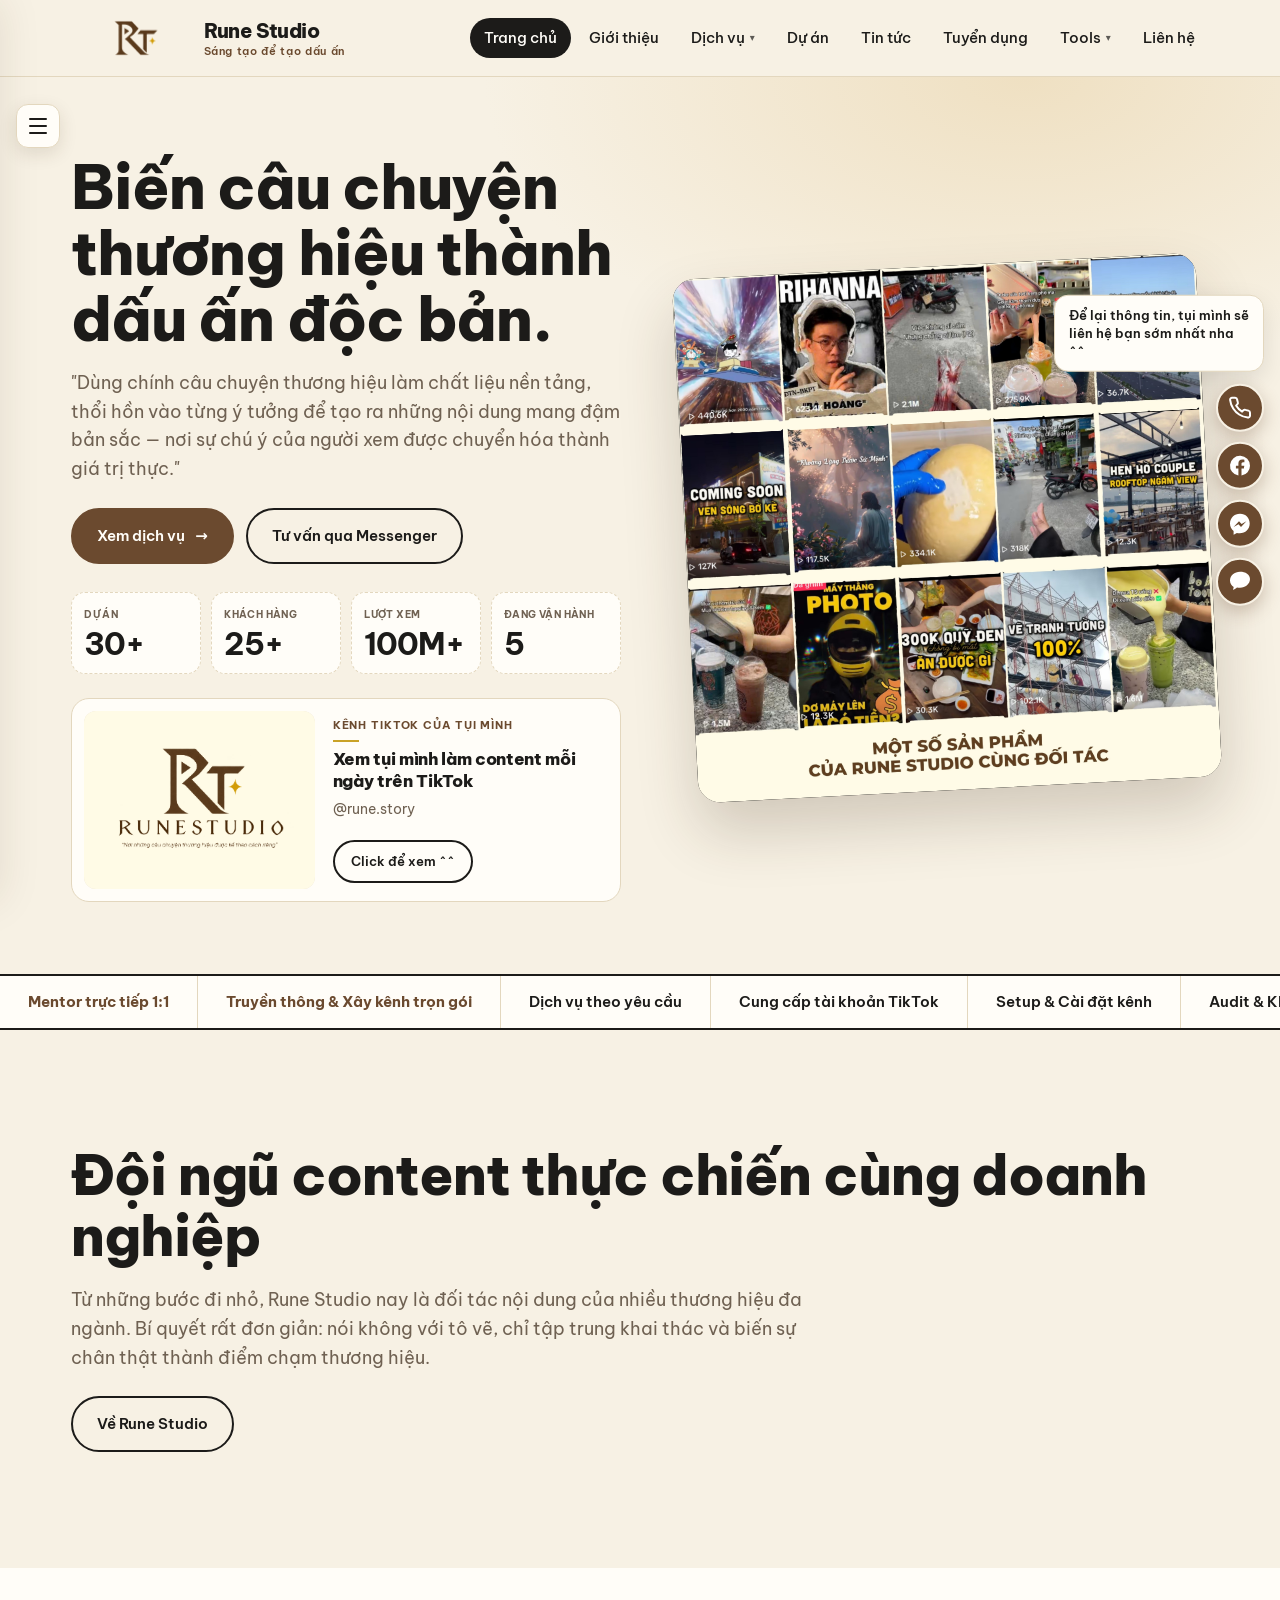
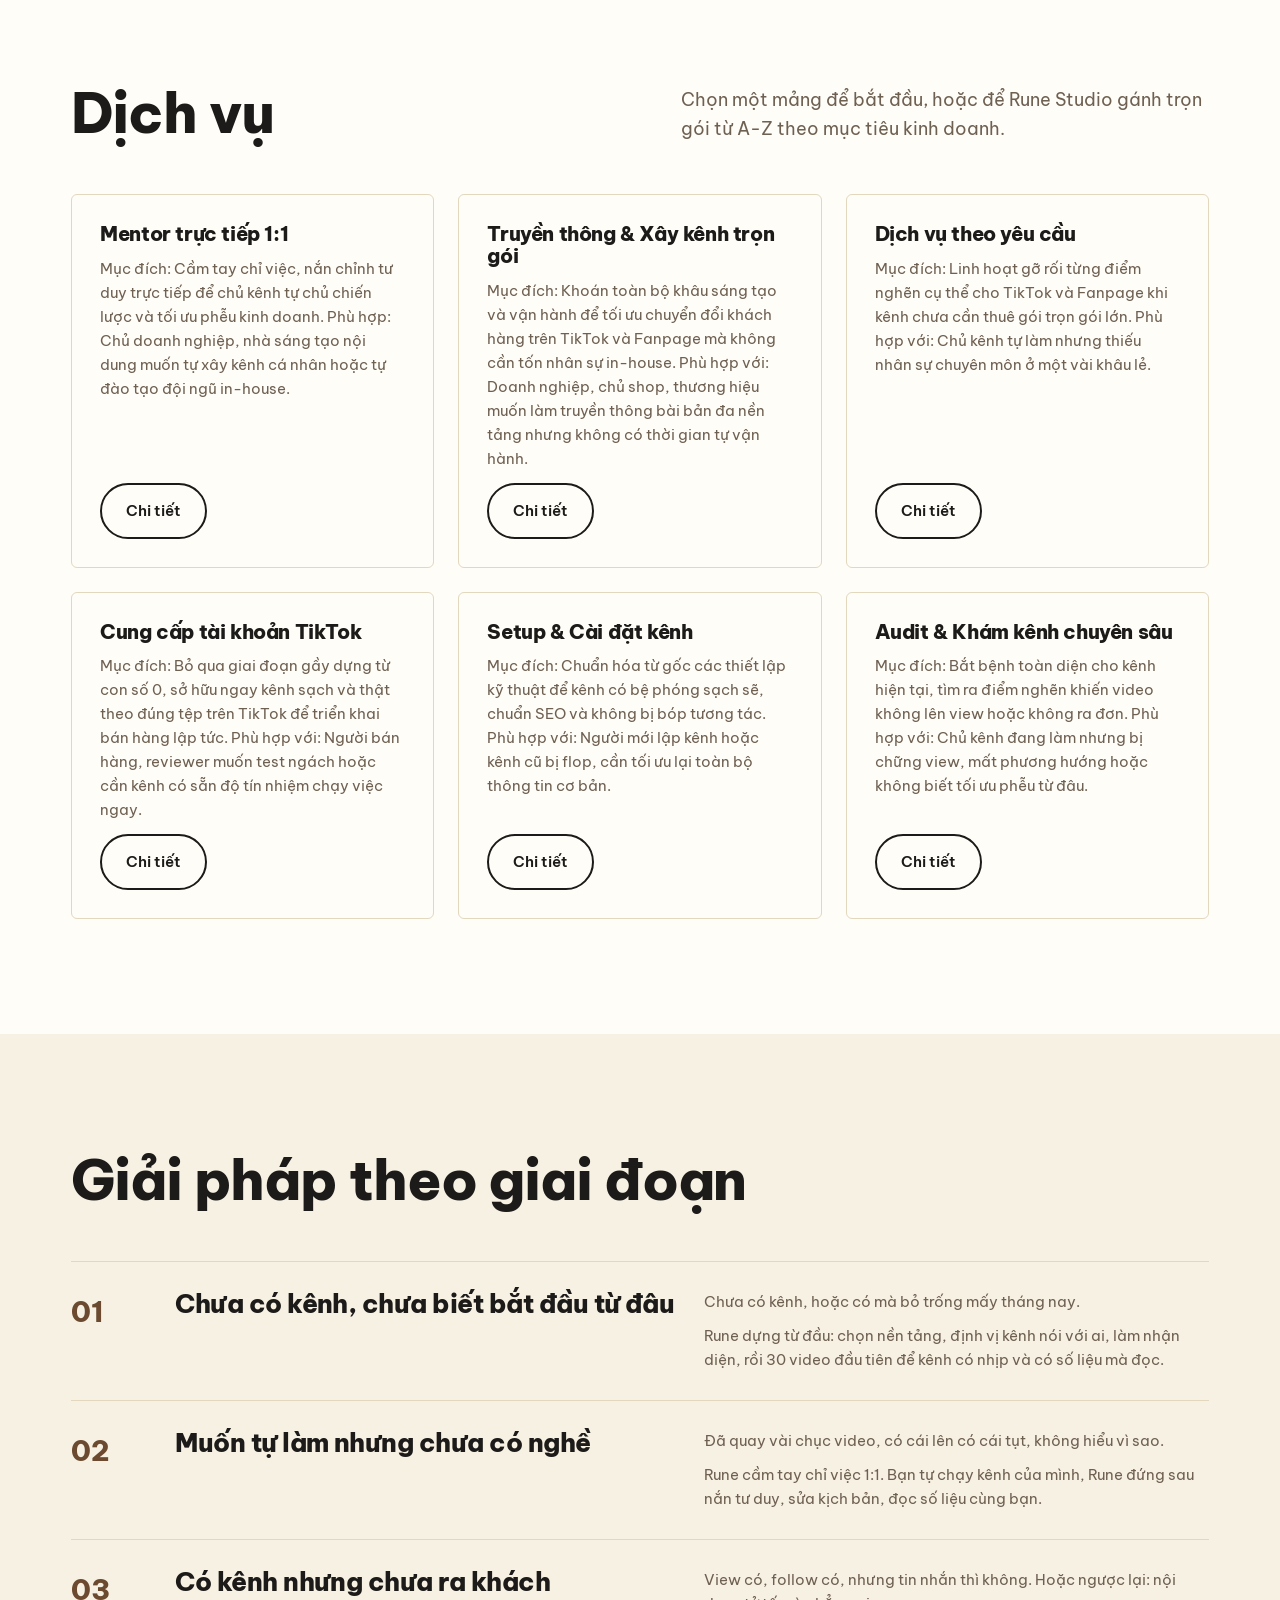
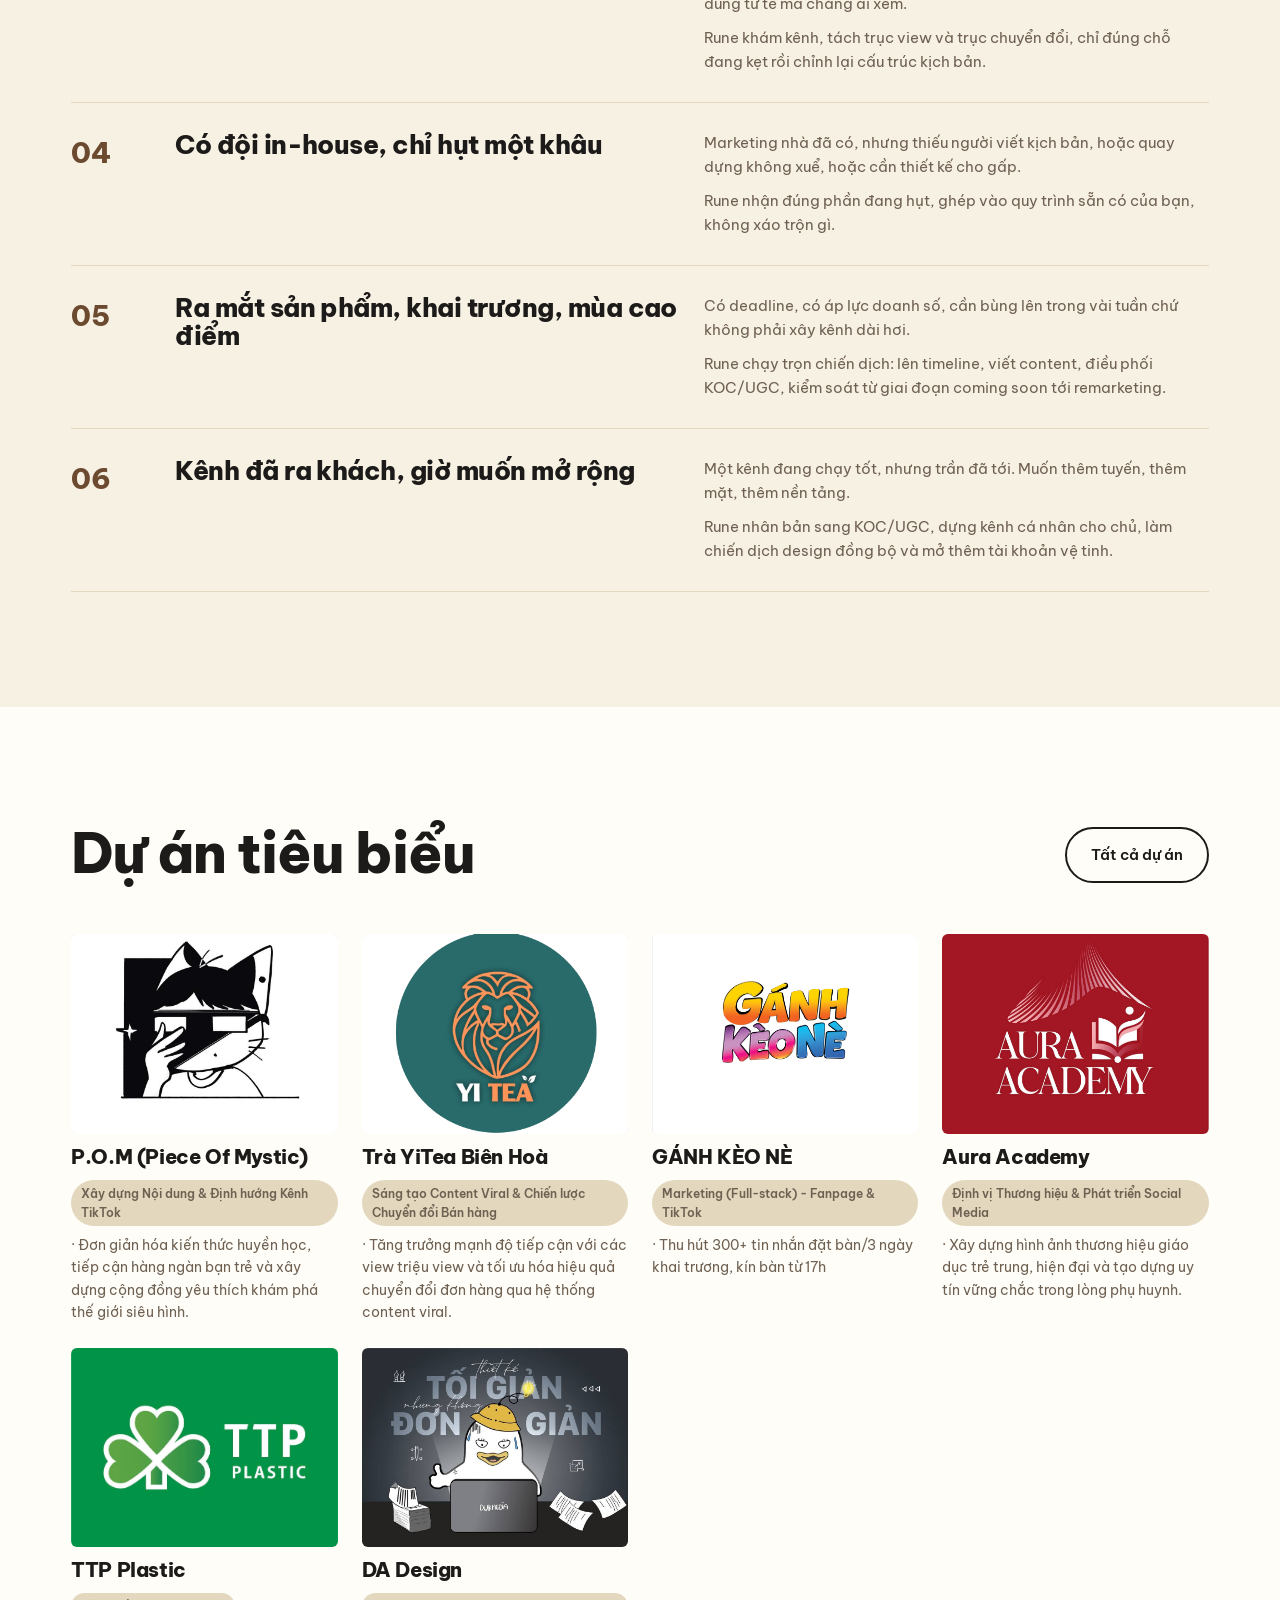
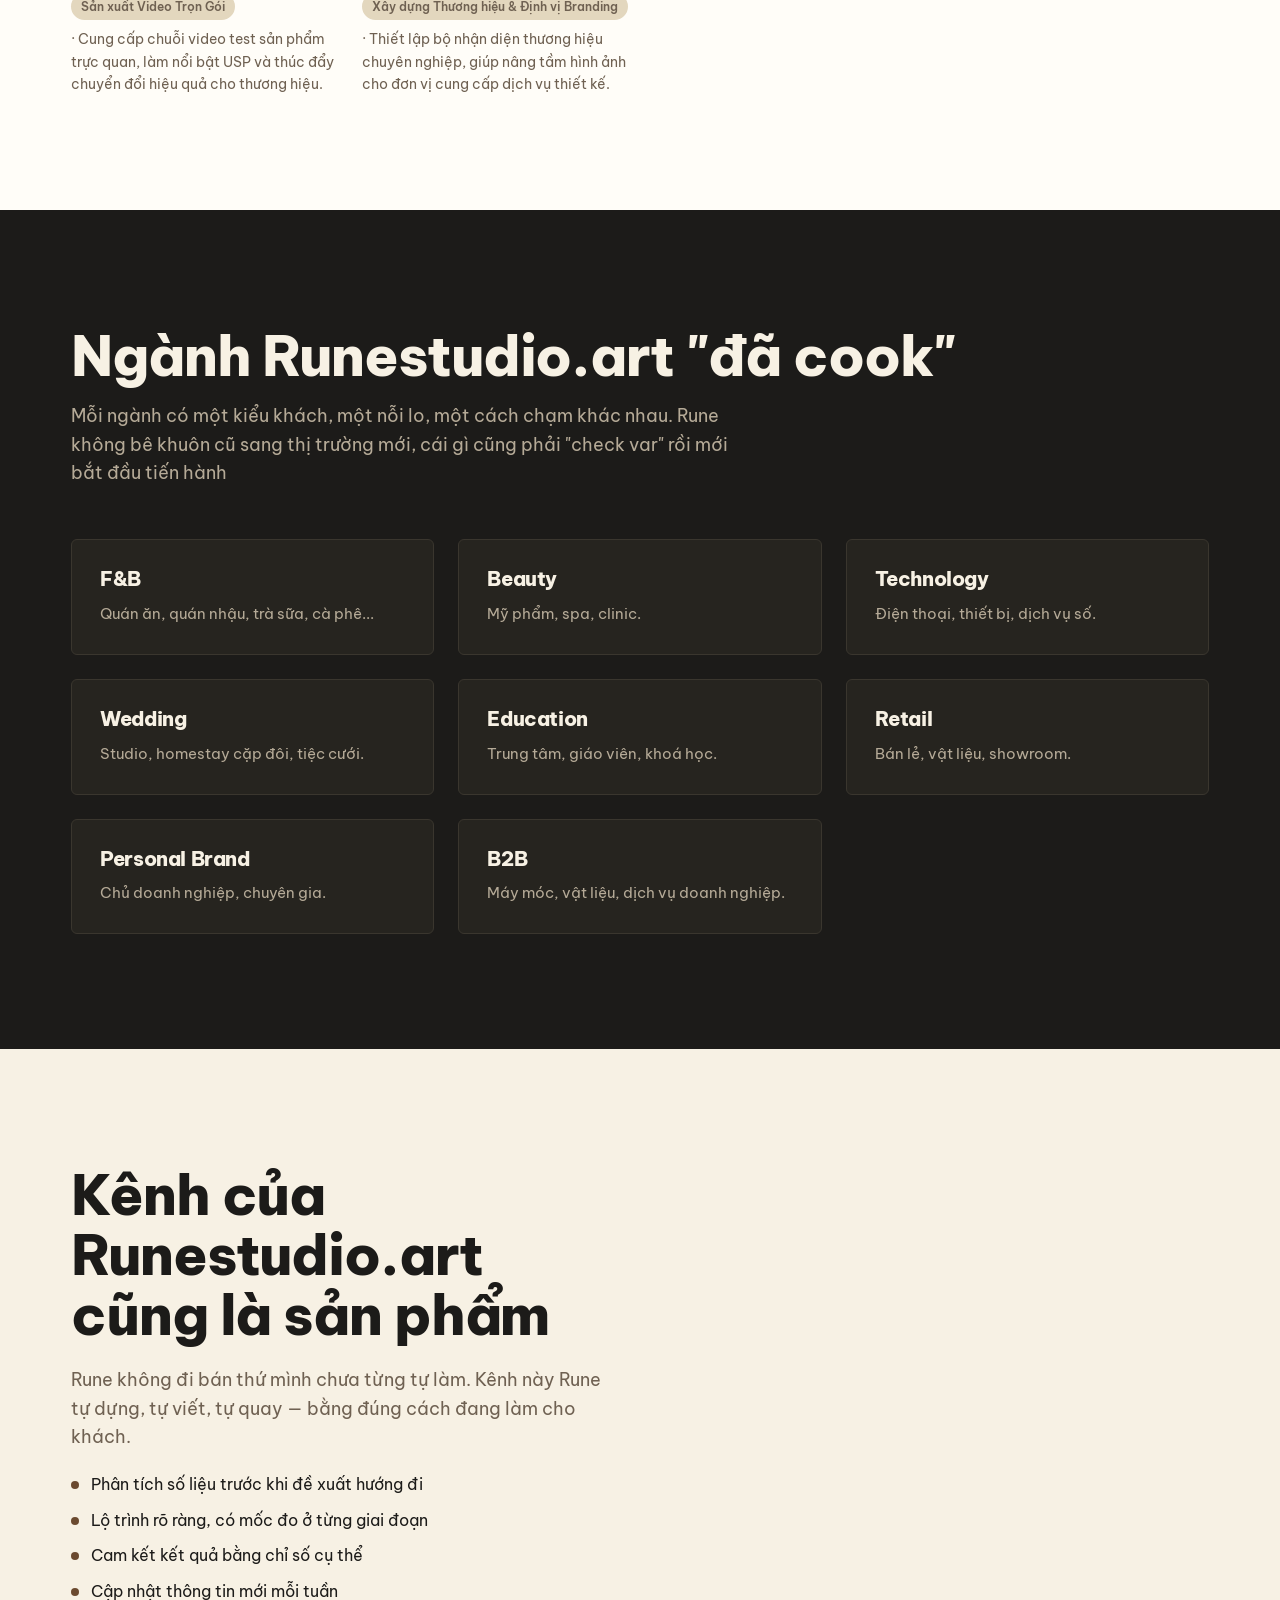
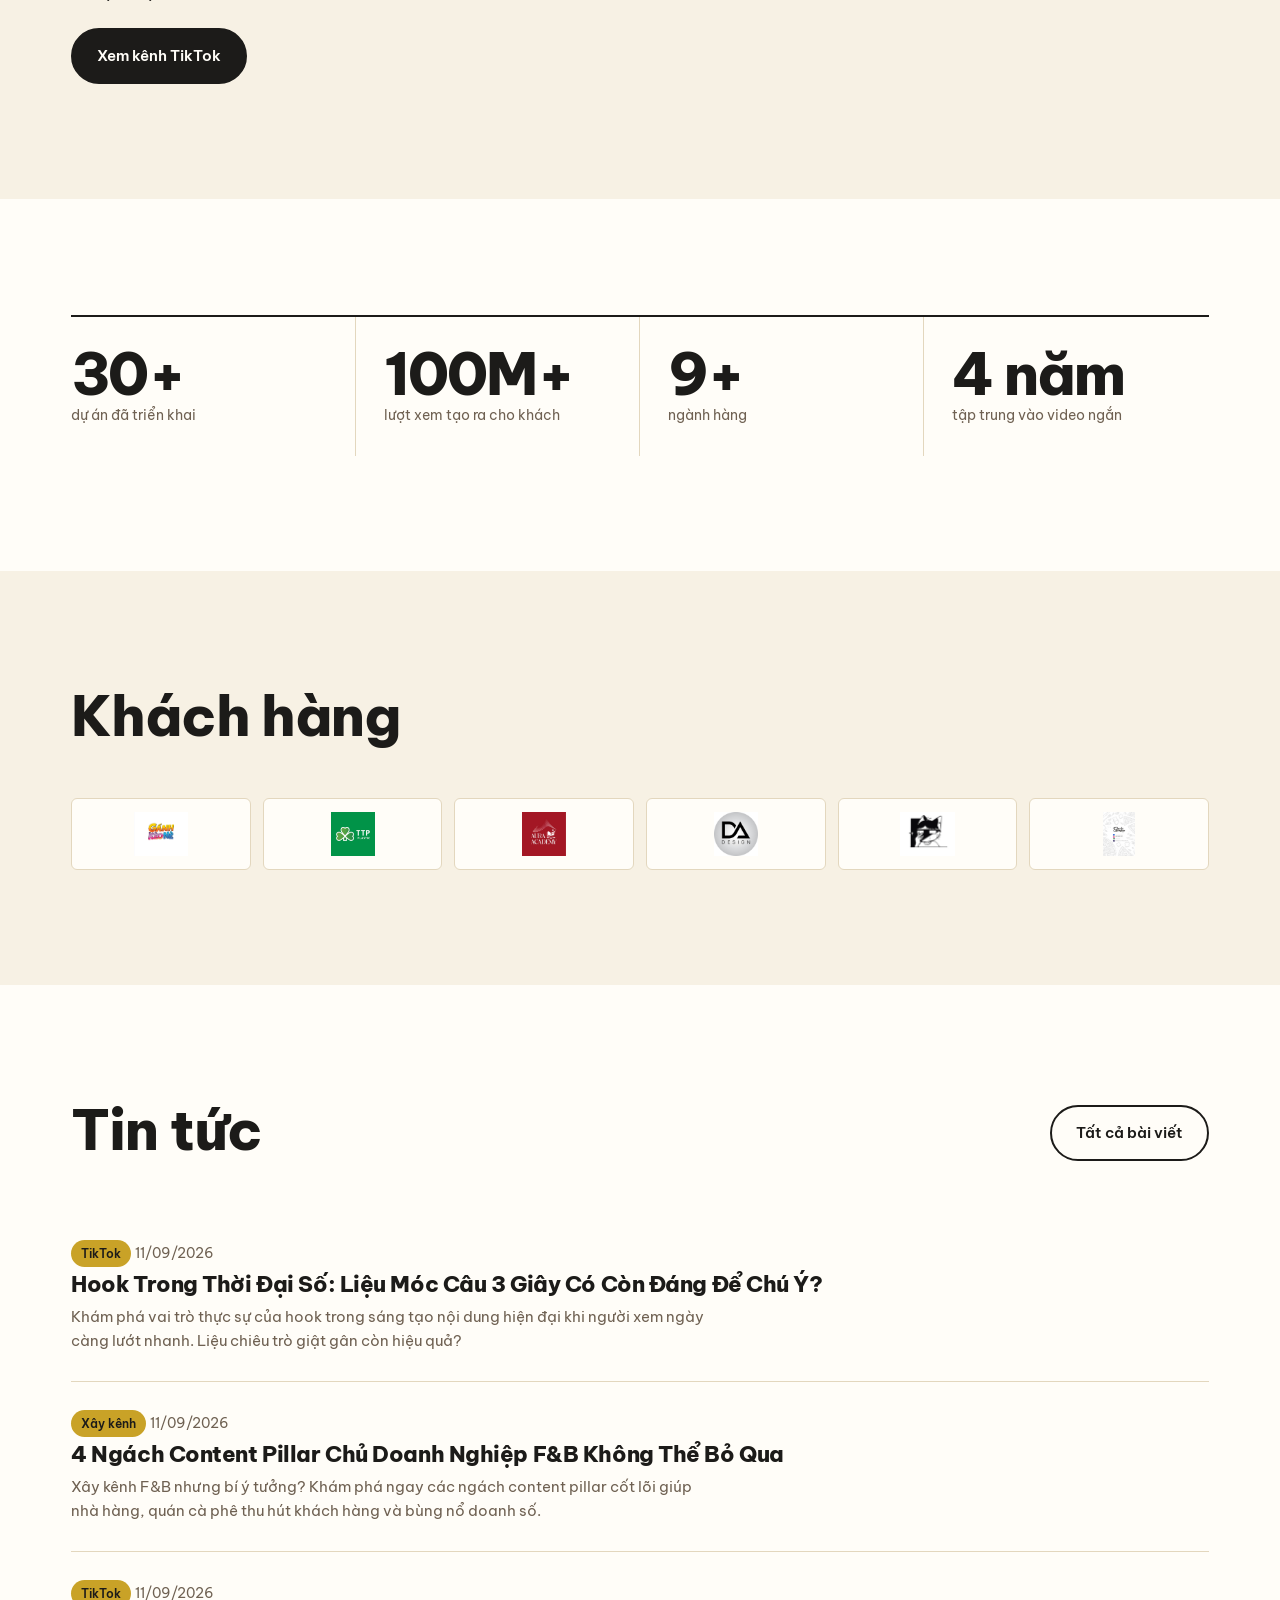
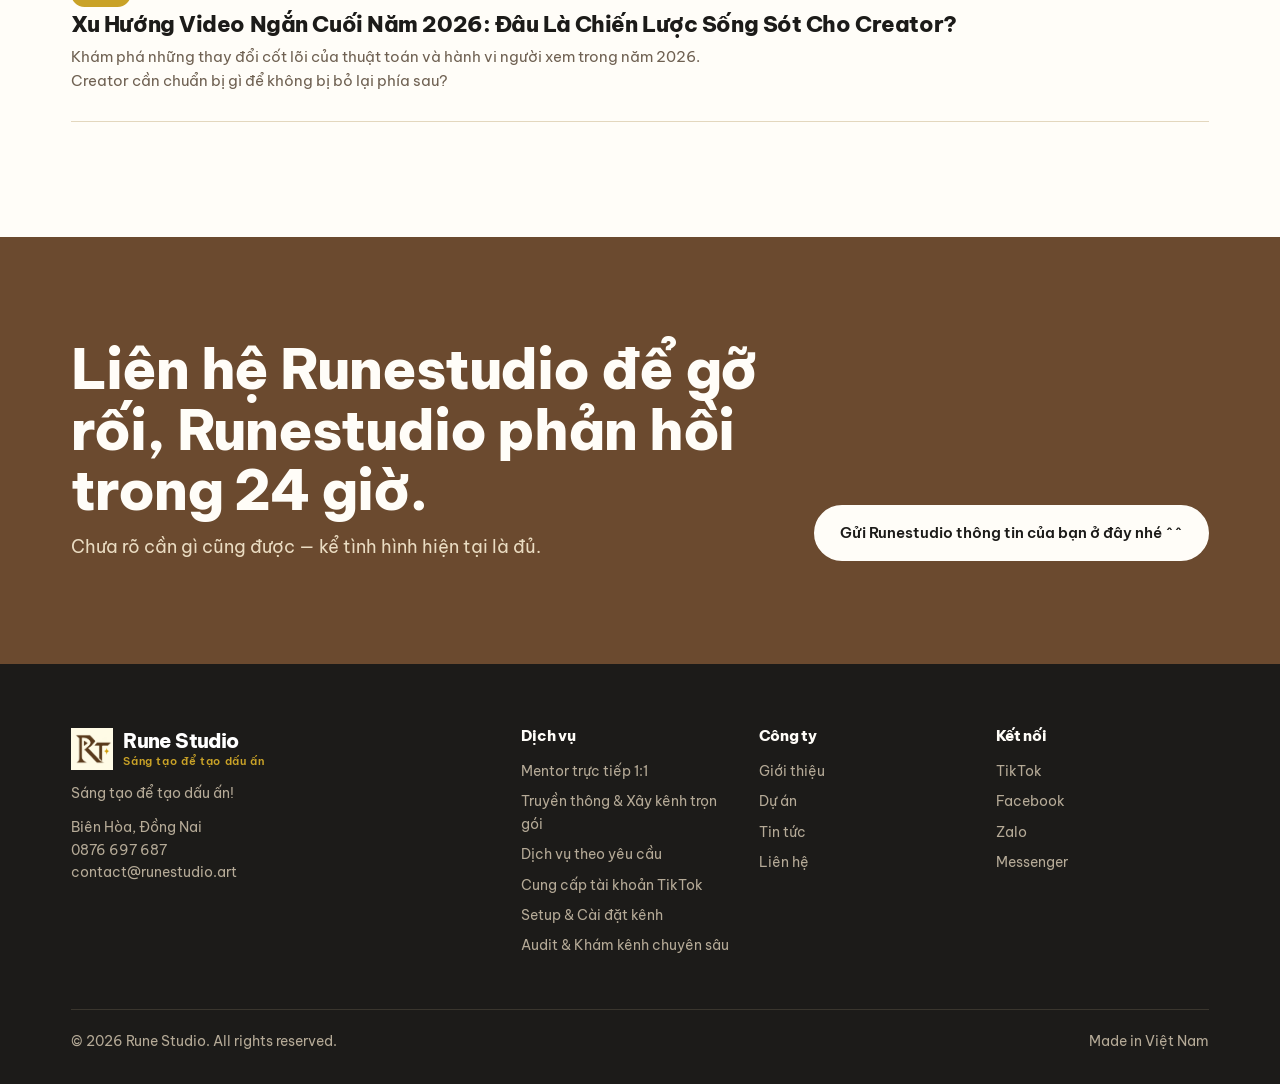
<file: index.html>
<!DOCTYPE html>
<html lang="vi">
<head>
<meta charset="UTF-8">
<meta name="viewport" content="width=device-width, initial-scale=1">
<title>Rune Studio — Nơi những câu chuyện thương hiệu được kể theo cách riêng</title>
<meta name="description" content="Nơi những câu chuyện thương hiệu được kể theo cách riêng.">
<meta property="og:type" content="website">
<meta property="og:site_name" content="Rune Studio">
<meta property="og:title" content="Rune Studio — Nơi những câu chuyện thương hiệu được kể theo cách riêng">
<meta property="og:description" content="Nơi những câu chuyện thương hiệu được kể theo cách riêng.">
<meta property="og:image" content="https://runestudio.art/assets/uploads/share.jpg">
<meta name="twitter:card" content="summary_large_image">
<link rel="canonical" href="https://runestudio.art/">
<script>document.documentElement.classList.add('rs-boot');setTimeout(function(){document.documentElement.classList.remove('rs-boot')},2500);</script>
<link rel="stylesheet" href="css/style.css">
</head>
<body>
<div id="header"></div>

<!-- ===== HERO (nội dung sửa trong /admin → Đầu trang chủ) ===== -->
<section class="hero2" id="hero"><div class="wrap hero2-grid">
  <div class="hero2-left">
    <h1 id="hero-title">Nội dung có người xem, kênh có người mua.</h1>
    <p class="lead" id="hero-sub">Content, TikTok &amp; creative cho thương hiệu Việt.</p>
    <div class="btn-row">
      <a class="btn btn--signal" id="hero-btn1" href="dich-vu.html">Xem dịch vụ <span>→</span></a>
      <a class="btn btn--ghost" id="hero-btn2" data-contact="messenger" href="#" target="_blank" rel="noopener">Tư vấn qua Messenger</a>
    </div>
    <div class="stats" id="hero-stats"></div>
    <a class="highlight" id="hero-highlight" href="du-an.html">
      <div class="ph ph--wide" id="hl-img">Ảnh</div>
      <div class="highlight-body">
        <span class="highlight-label" id="hl-label">Dự án mới nhất</span>
        <h3 id="hl-title">—</h3>
        <p class="small" id="hl-meta1"></p>
        <p class="small" id="hl-meta2"></p>
        <span class="btn btn--ghost btn--sm" id="hl-btn">Xem dự án</span>
      </div>
    </a>
  </div>
  <div class="hero2-right">
    <div class="poster" id="hero-poster"><div class="ph ph--square ph--dark">Poster / key visual</div></div>
  </div>
</div>
<div class="ticker"><div class="ticker-track" id="h-ticker"></div></div>
</section>

<!-- Các khối dưới đây lấy nội dung từ /admin → Trang chủ -->
<section class="section" id="about"><div class="wrap two">
  <div><h2 id="h-about-title"></h2><div class="prose lead" id="h-about-body" style="margin-top:20px"></div>
    <a class="btn btn--ghost" id="h-about-btn" href="gioi-thieu.html" style="margin-top:24px"></a></div>
  <div class="ph ph--wide" id="h-about-img">Ảnh</div>
</div></section>

<section class="section section--white" id="services"><div class="wrap">
  <div class="head head--split"><h2 id="h-svc-title"></h2><p class="lead" id="h-svc-lead"></p></div>
  <div class="grid grid-3" id="home-services"></div>
</div></section>

<section class="section" id="solutions"><div class="wrap">
  <div class="head"><h2 id="h-sol-title"></h2></div>
  <div class="rows" id="h-solutions"></div>
</div></section>

<section class="section section--white" id="projects"><div class="wrap">
  <div class="head head--split"><h2 id="h-prj-title"></h2><a class="btn btn--ghost" id="h-prj-btn" href="du-an.html" style="justify-self:end"></a></div>
  <div class="grid grid-4" id="featured"></div>
</div></section>

<section class="section section--dark" id="industries"><div class="wrap">
  <div class="head"><h2 id="h-ind-title"></h2><p class="lead" id="h-ind-lead"></p></div>
  <div class="grid grid-3" id="h-industries"></div>
</div></section>

<section class="section" id="tiktok"><div class="wrap two flip">
  <div><h2 id="h-tt-title"></h2><div class="prose lead" id="h-tt-lead" style="margin-top:20px"></div>
    <ul class="check" id="h-tt-items"></ul>
    <a class="btn" id="h-tt-btn" href="dich-vu.html" style="margin-top:24px"></a></div>
  <div class="grid" id="h-tt-imgs" style="grid-template-columns:1fr 1fr 1fr;gap:12px"></div>
</div></section>

<section class="section section--white" id="gallery"><div class="wrap">
  <div class="head head--split"><h2 id="h-gal-title"></h2><a class="btn btn--ghost" id="h-gal-btn" href="du-an.html" style="justify-self:end"></a></div>
  <div class="gallery" id="h-gallery"></div>
</div></section>

<section class="section section--white" id="numbers"><div class="wrap">
  <div class="numbers" id="h-numbers"></div>
</div></section>

<section class="section" id="clients"><div class="wrap">
  <div class="head"><h2 id="h-cli-title"></h2></div>
  <div class="clients" id="h-clients"></div>
</div></section>

<section class="section section--white" id="insights"><div class="wrap">
  <div class="head head--split"><h2 id="h-post-title"></h2><a class="btn btn--ghost" id="h-post-btn" href="tin-tuc.html" style="justify-self:end"></a></div>
  <div id="home-posts"></div>
</div></section>

<section class="cta" id="cta"><div class="wrap">
  <div><h2 id="h-cta-title"></h2><p class="lead" id="h-cta-lead" style="margin-top:12px"></p></div>
  <a class="btn" id="h-cta-btn" href="lien-he.html"></a>
</div></section>

<div id="footer"></div>
<script src="js/layout.js"></script>
<script src="js/main.js"></script>
<script>SITE_READY.then(async()=>{renderPageText();renderHero();await renderHome();renderServiceCards("#home-services");renderProjects("#featured",{featured:true,limit:(window.HOME&&Number(window.HOME.projects_limit))||8});renderPosts("#home-posts",3);}).finally(()=>rsReady());</script>
</body>
</html>
</file>
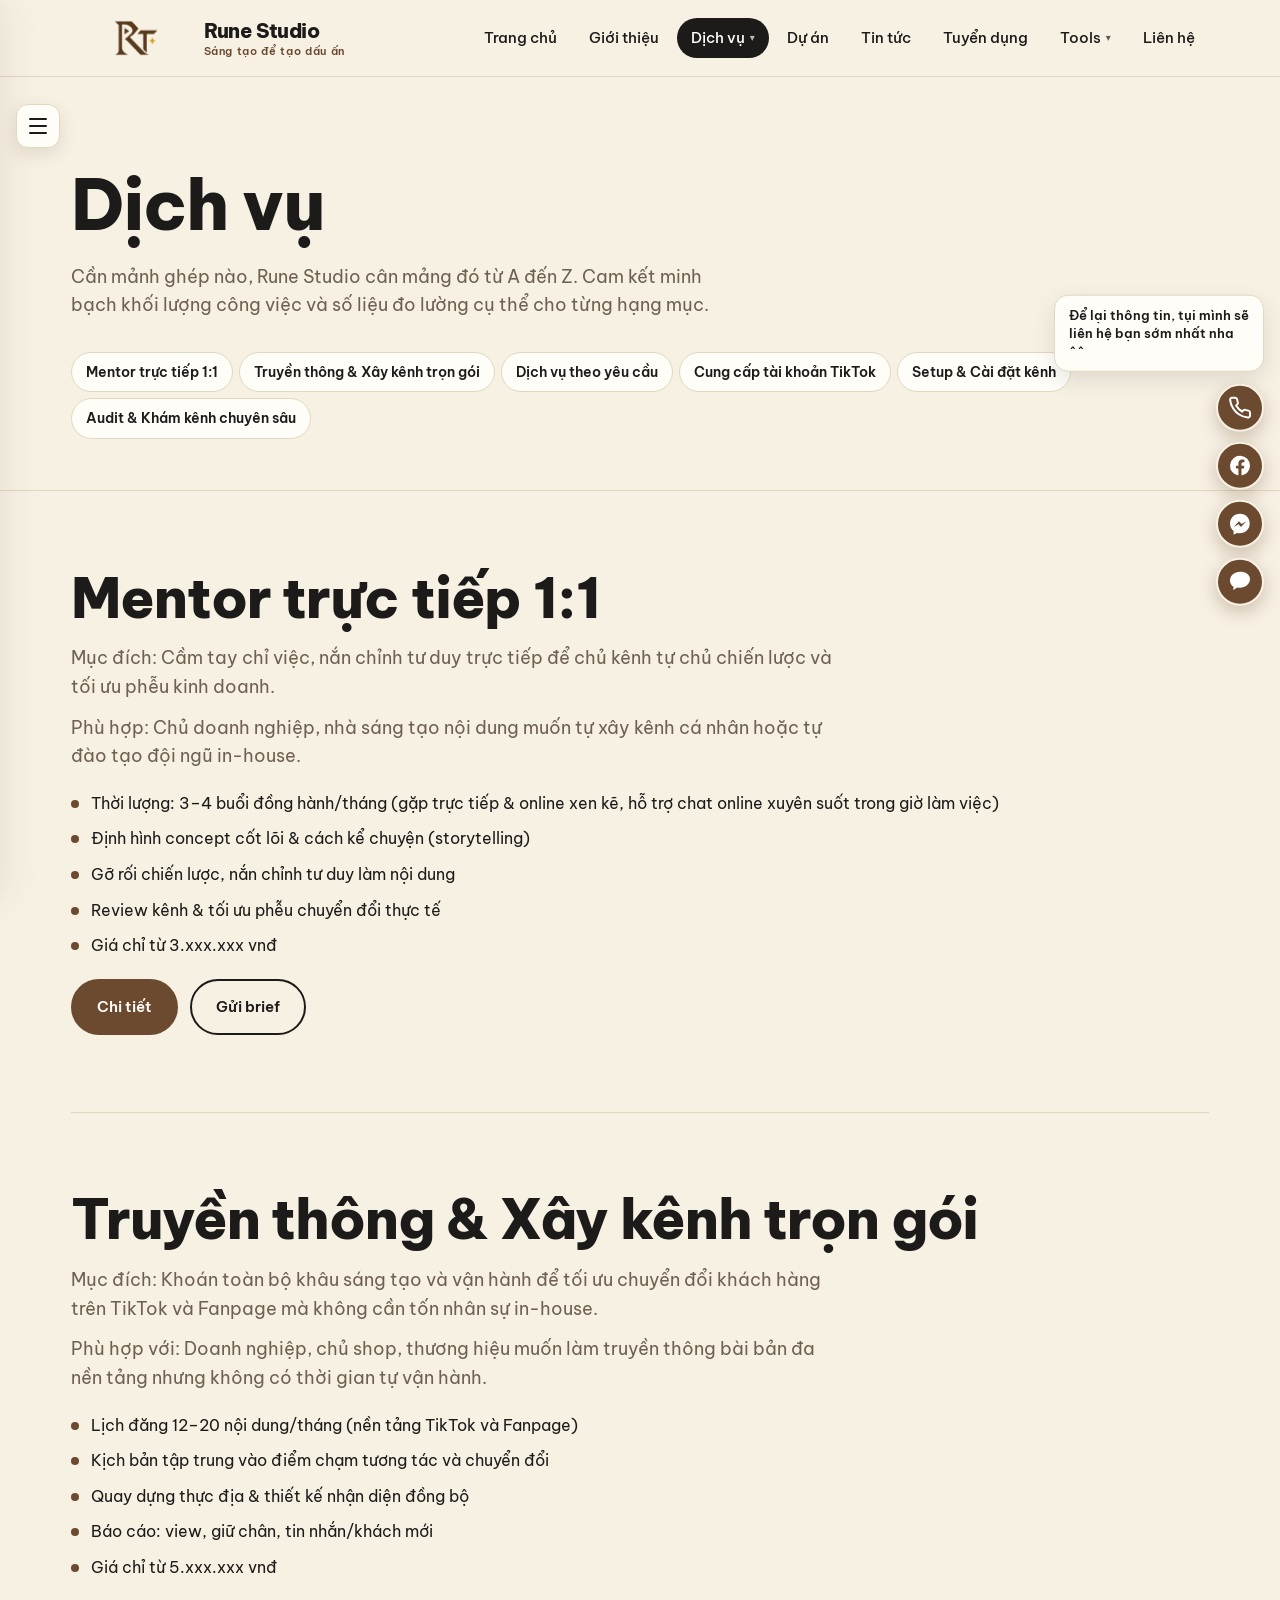
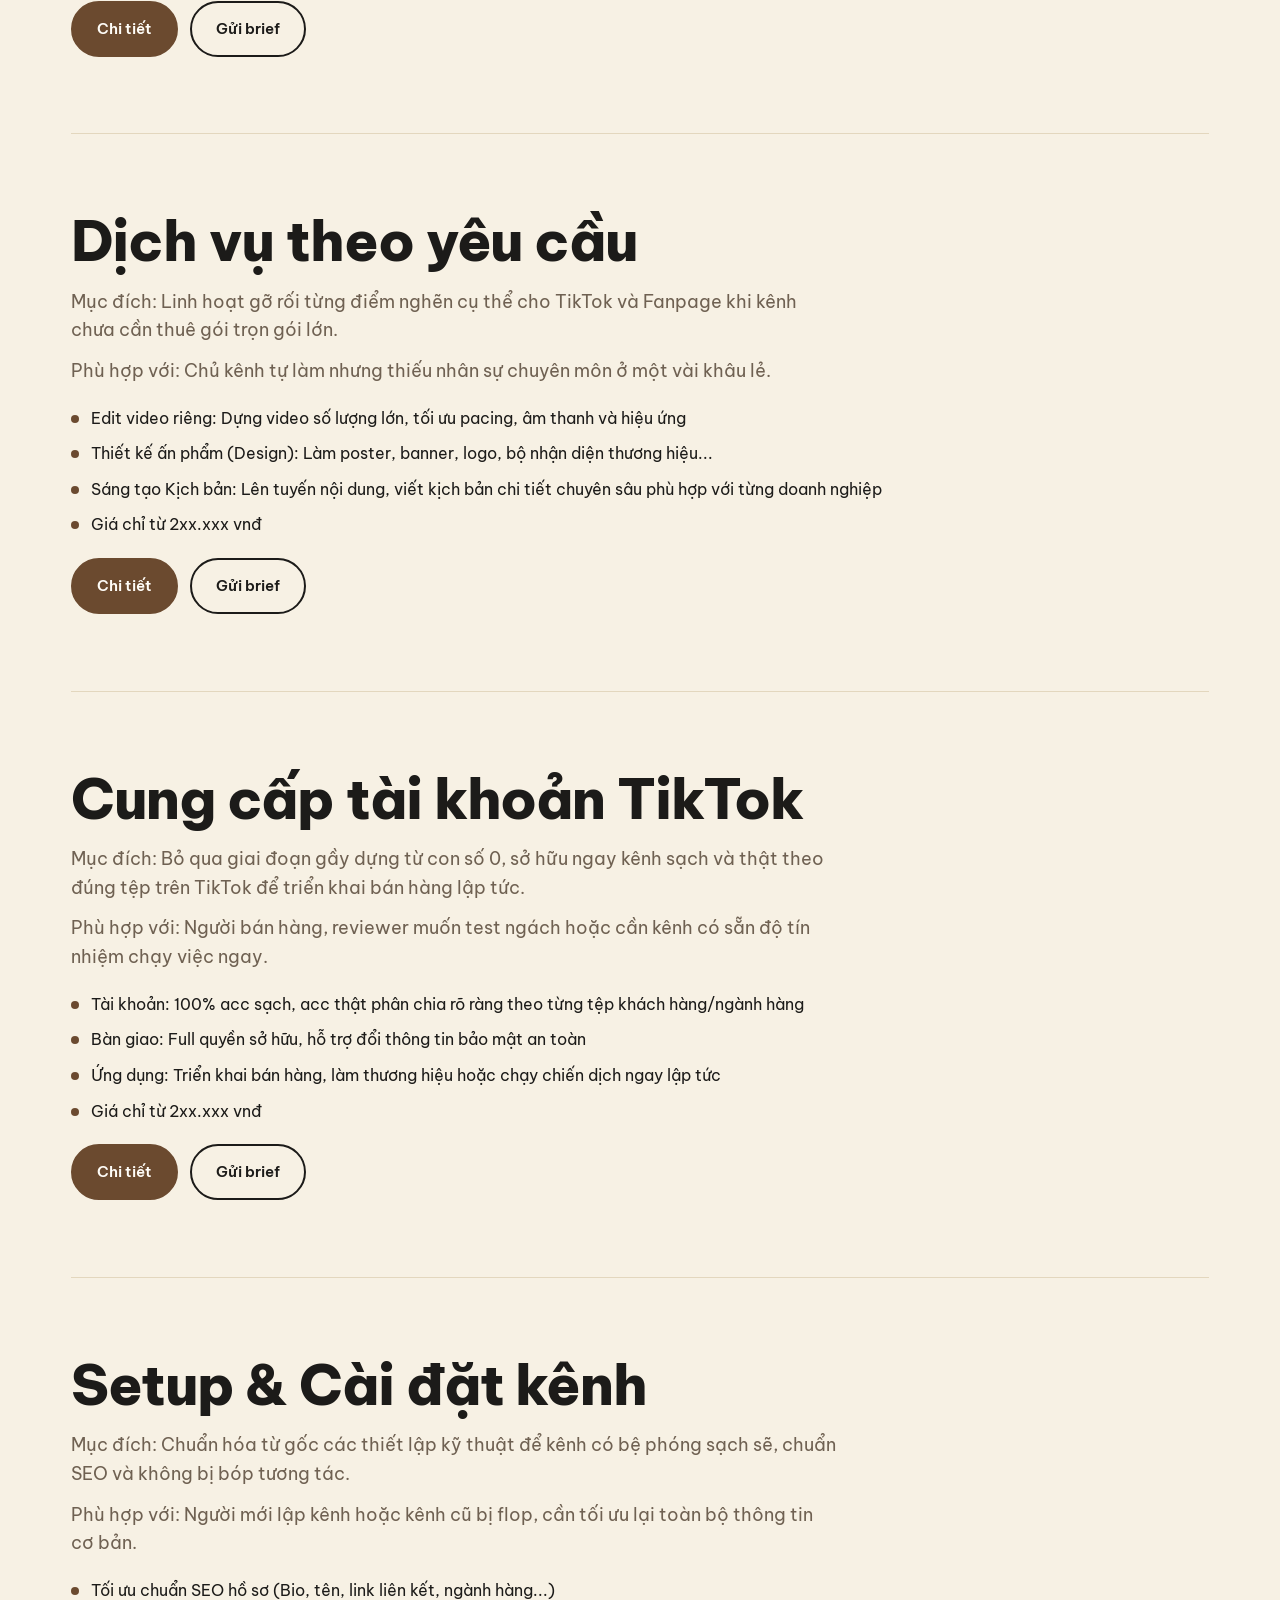
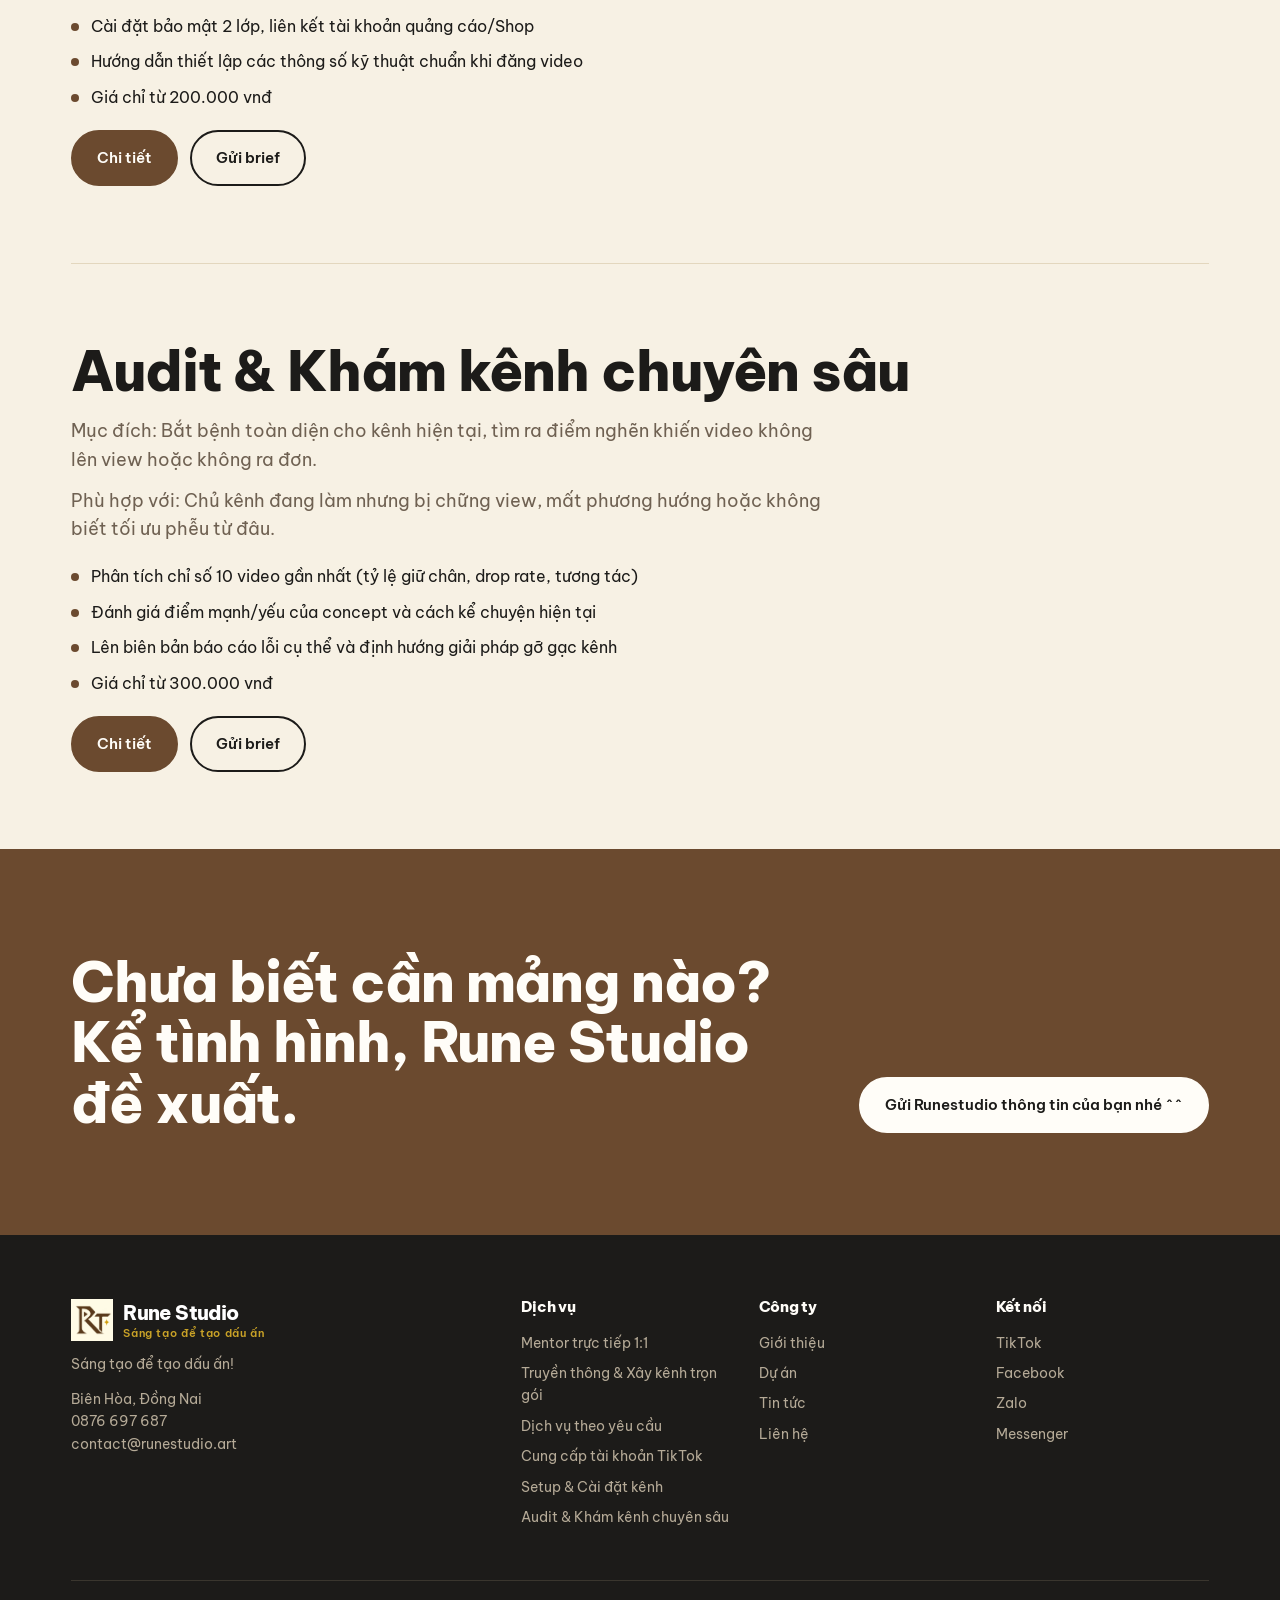
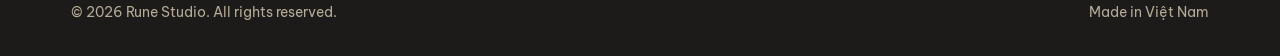
<file: dich-vu.html>
<!DOCTYPE html>
<html lang="vi">
<head>
<meta charset="UTF-8">
<meta name="viewport" content="width=device-width, initial-scale=1">
<title>Dịch vụ — Rune Studio</title>
<meta name="description" content="Content & Social, TikTok, KOC/UGC, Personal Branding, Creative Production, Design & Branding cho thương hiệu Việt.">
<meta property="og:type" content="website">
<meta property="og:site_name" content="Rune Studio">
<meta property="og:title" content="Dịch vụ — Rune Studio">
<meta property="og:description" content="Content & Social, TikTok, KOC/UGC, Personal Branding, Creative Production, Design & Branding cho thương hiệu Việt.">
<meta property="og:image" content="https://runestudio.art/assets/uploads/share.jpg">
<meta name="twitter:card" content="summary_large_image">
<link rel="canonical" href="https://runestudio.art/dich-vu.html">
<script>document.documentElement.classList.add('rs-boot');setTimeout(function(){document.documentElement.classList.remove('rs-boot')},2500);</script>
<link rel="stylesheet" href="css/style.css">
</head>
<body>
<div id="header"></div>
<div id="svc-list">
<section class="page-hero"><div class="wrap">
  <h1 id="p-svc-title">Dịch vụ</h1>
  <p class="lead" id="p-svc-lead"></p>
  <div class="subnav" id="svc-nav"></div>
</div></section>

<div class="wrap" id="svc-blocks"></div>

<section class="cta"><div class="wrap"><h2 id="p-svc-cta-title"></h2><a class="btn" id="p-svc-cta-btn" href="lien-he.html"></a></div></section>
</div>
<div id="svc-detail" style="display:none"></div>

<div id="footer"></div>
<script src="js/layout.js"></script>
<script src="js/main.js"></script>
<script>SITE_READY.then(async()=>{renderPageText(); if(!(await renderServiceDetail("#svc-list","#svc-detail"))) renderServiceBlocks("#svc-blocks","#svc-nav"); }).finally(()=>rsReady());</script>
</body>
</html>
</file>
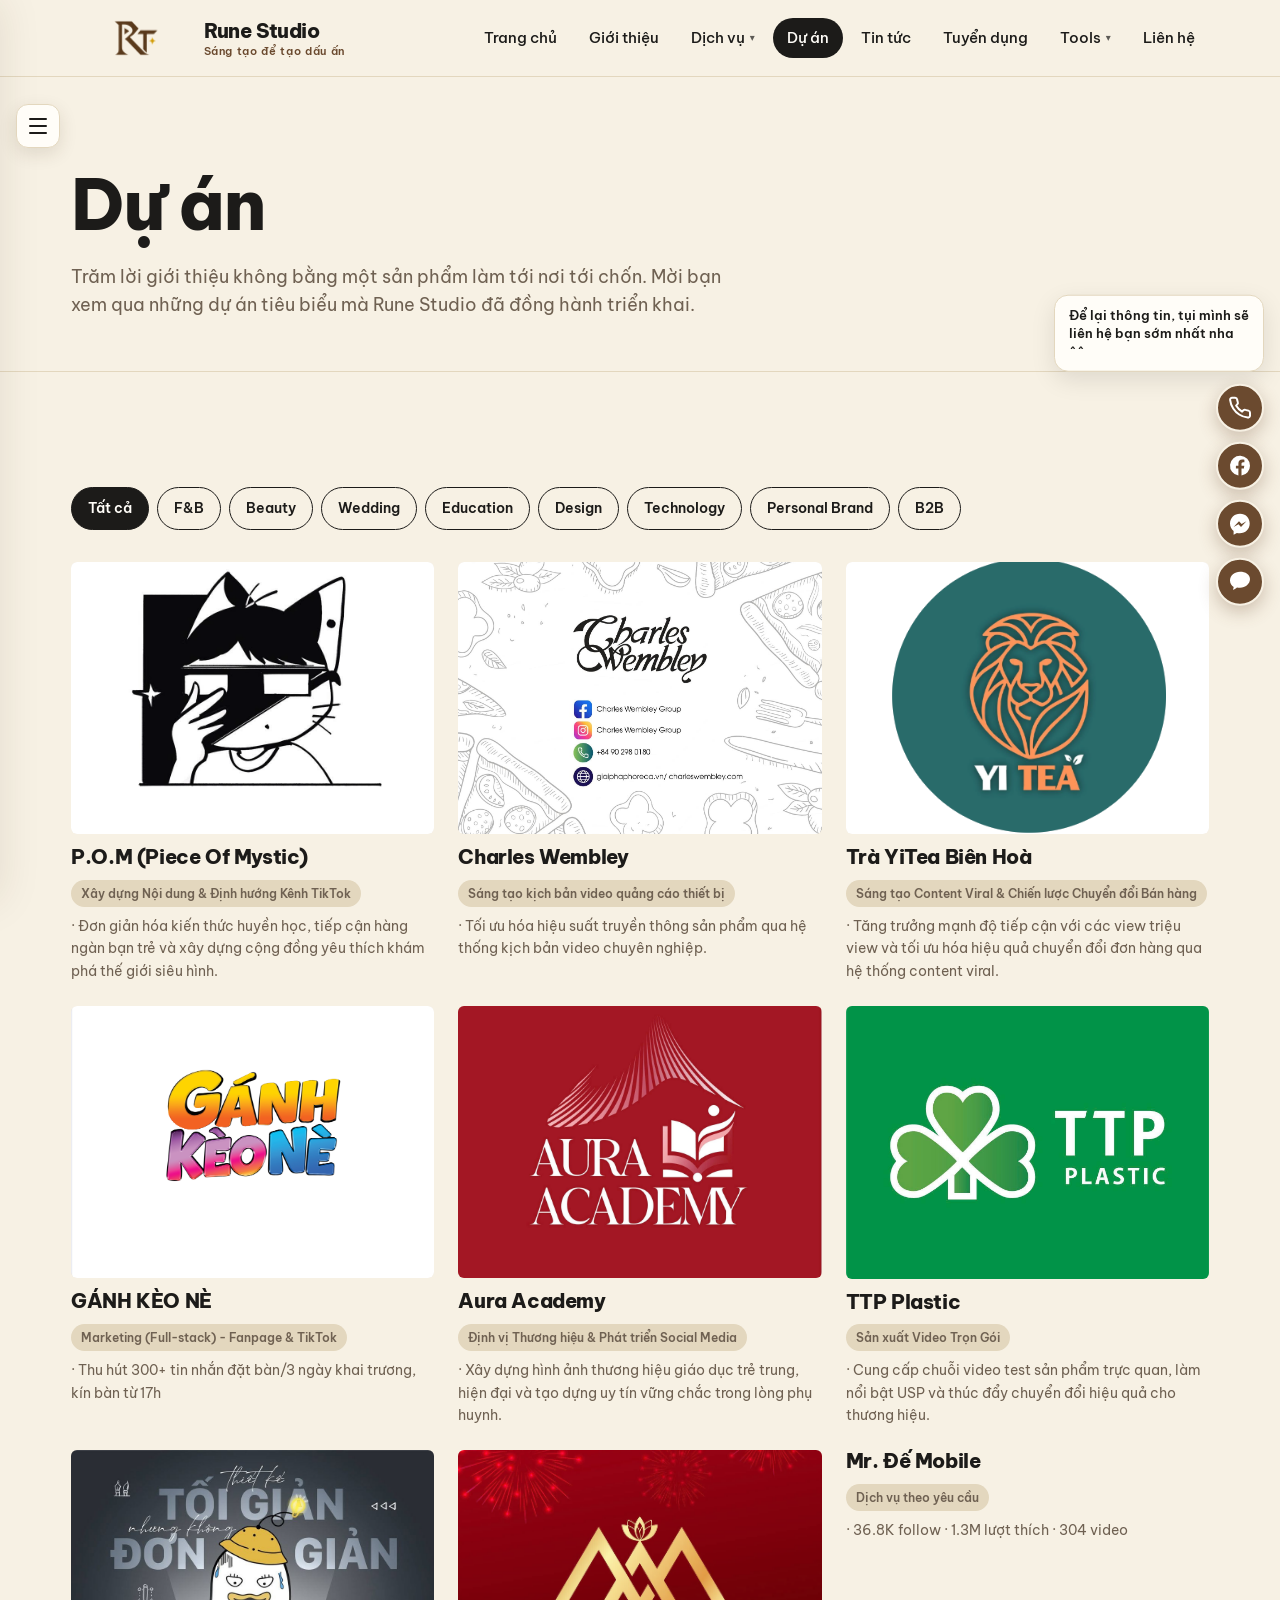
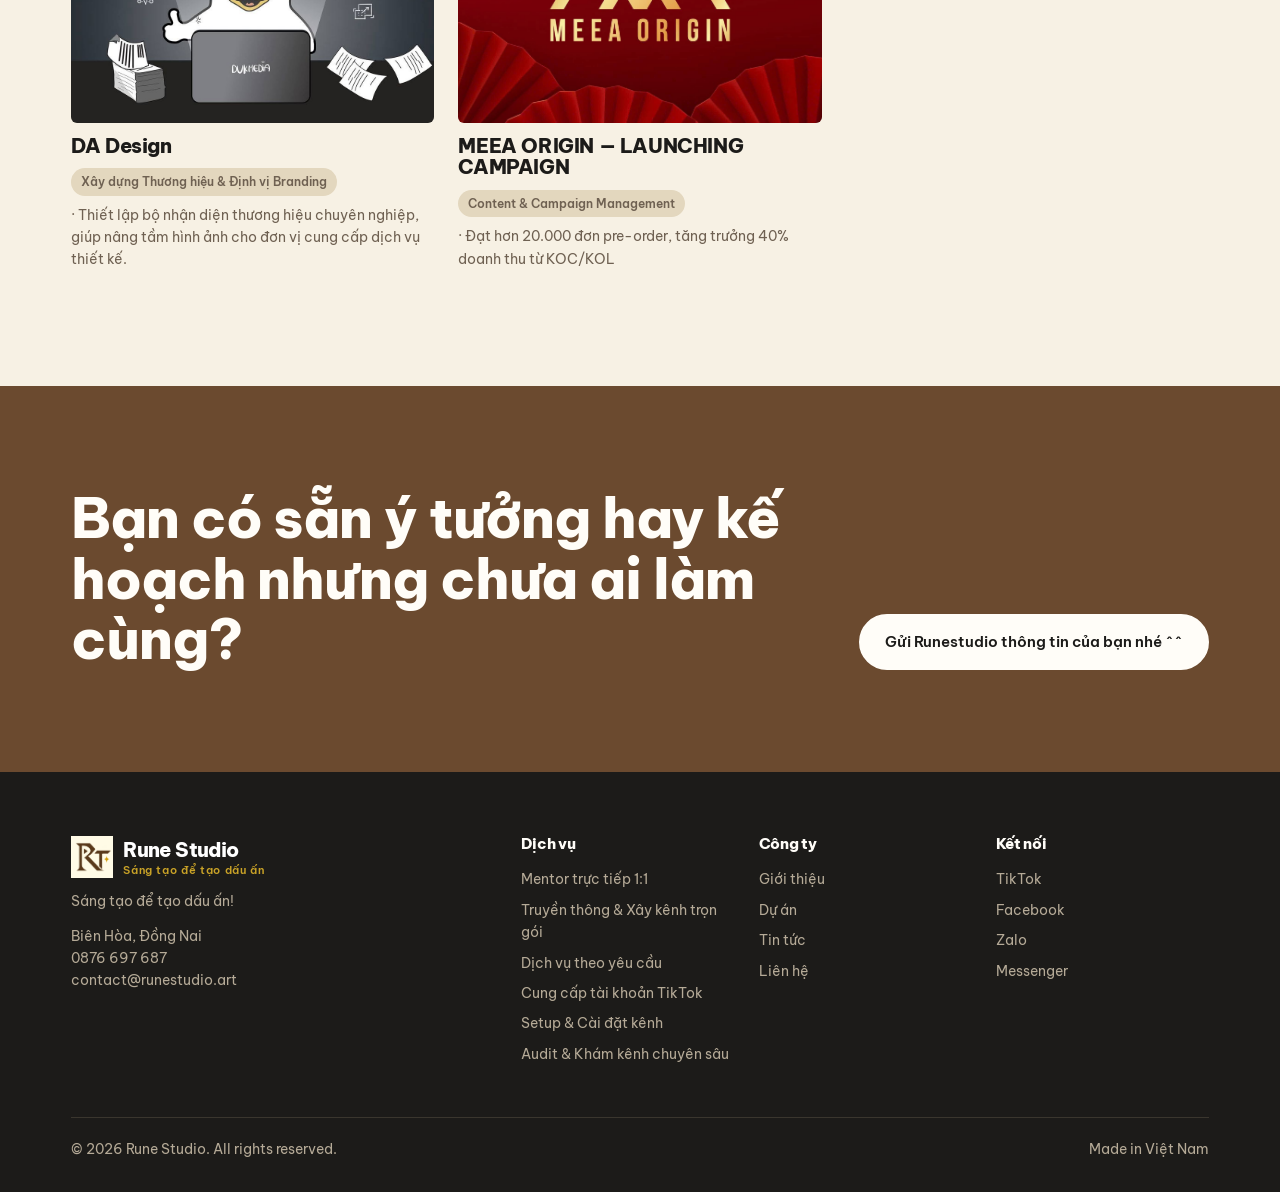
<file: du-an.html>
<!DOCTYPE html>
<html lang="vi">
<head>
<meta charset="UTF-8">
<meta name="viewport" content="width=device-width, initial-scale=1">
<title>Dự án — Rune Studio</title>
<meta name="description" content="Những dự án Rune Studio đã làm, lọc theo ngành: F&B, Beauty, Technology, Wedding, Fashion, Education, Retail, Design.">
<meta property="og:type" content="website">
<meta property="og:site_name" content="Rune Studio">
<meta property="og:title" content="Dự án — Rune Studio">
<meta property="og:description" content="Những dự án Rune Studio đã làm, lọc theo ngành: F&B, Beauty, Technology, Wedding, Fashion, Education, Retail, Design.">
<meta property="og:image" content="https://runestudio.art/assets/uploads/share.jpg">
<meta name="twitter:card" content="summary_large_image">
<link rel="canonical" href="https://runestudio.art/du-an.html">
<script>document.documentElement.classList.add('rs-boot');setTimeout(function(){document.documentElement.classList.remove('rs-boot')},2500);</script>
<link rel="stylesheet" href="css/style.css">
</head>
<body>
<div id="header"></div>
<div id="project-list">
<section class="page-hero"><div class="wrap">
  <h1 id="p-prj-title">Dự án</h1>
  <p class="lead" id="p-prj-lead"></p>
</div></section>
<section class="section"><div class="wrap">
  <div class="filters" id="filters"></div>
  <div class="grid grid-3" id="projects"></div>
</div></section>
<section class="cta"><div class="wrap"><h2 id="p-prj-cta-title"></h2><a class="btn" id="p-prj-cta-btn" href="lien-he.html"></a></div></section>
</div>
<div id="project-detail" style="display:none"></div>
<div id="footer"></div>
<script src="js/layout.js"></script>
<script src="js/main.js"></script>
<script>SITE_READY.then(async()=>{renderPageText(); if(!(await renderProjectDetail("#project-list","#project-detail"))) renderFilters("#filters","#projects"); }).finally(()=>rsReady());</script>
</body>
</html>
</file>
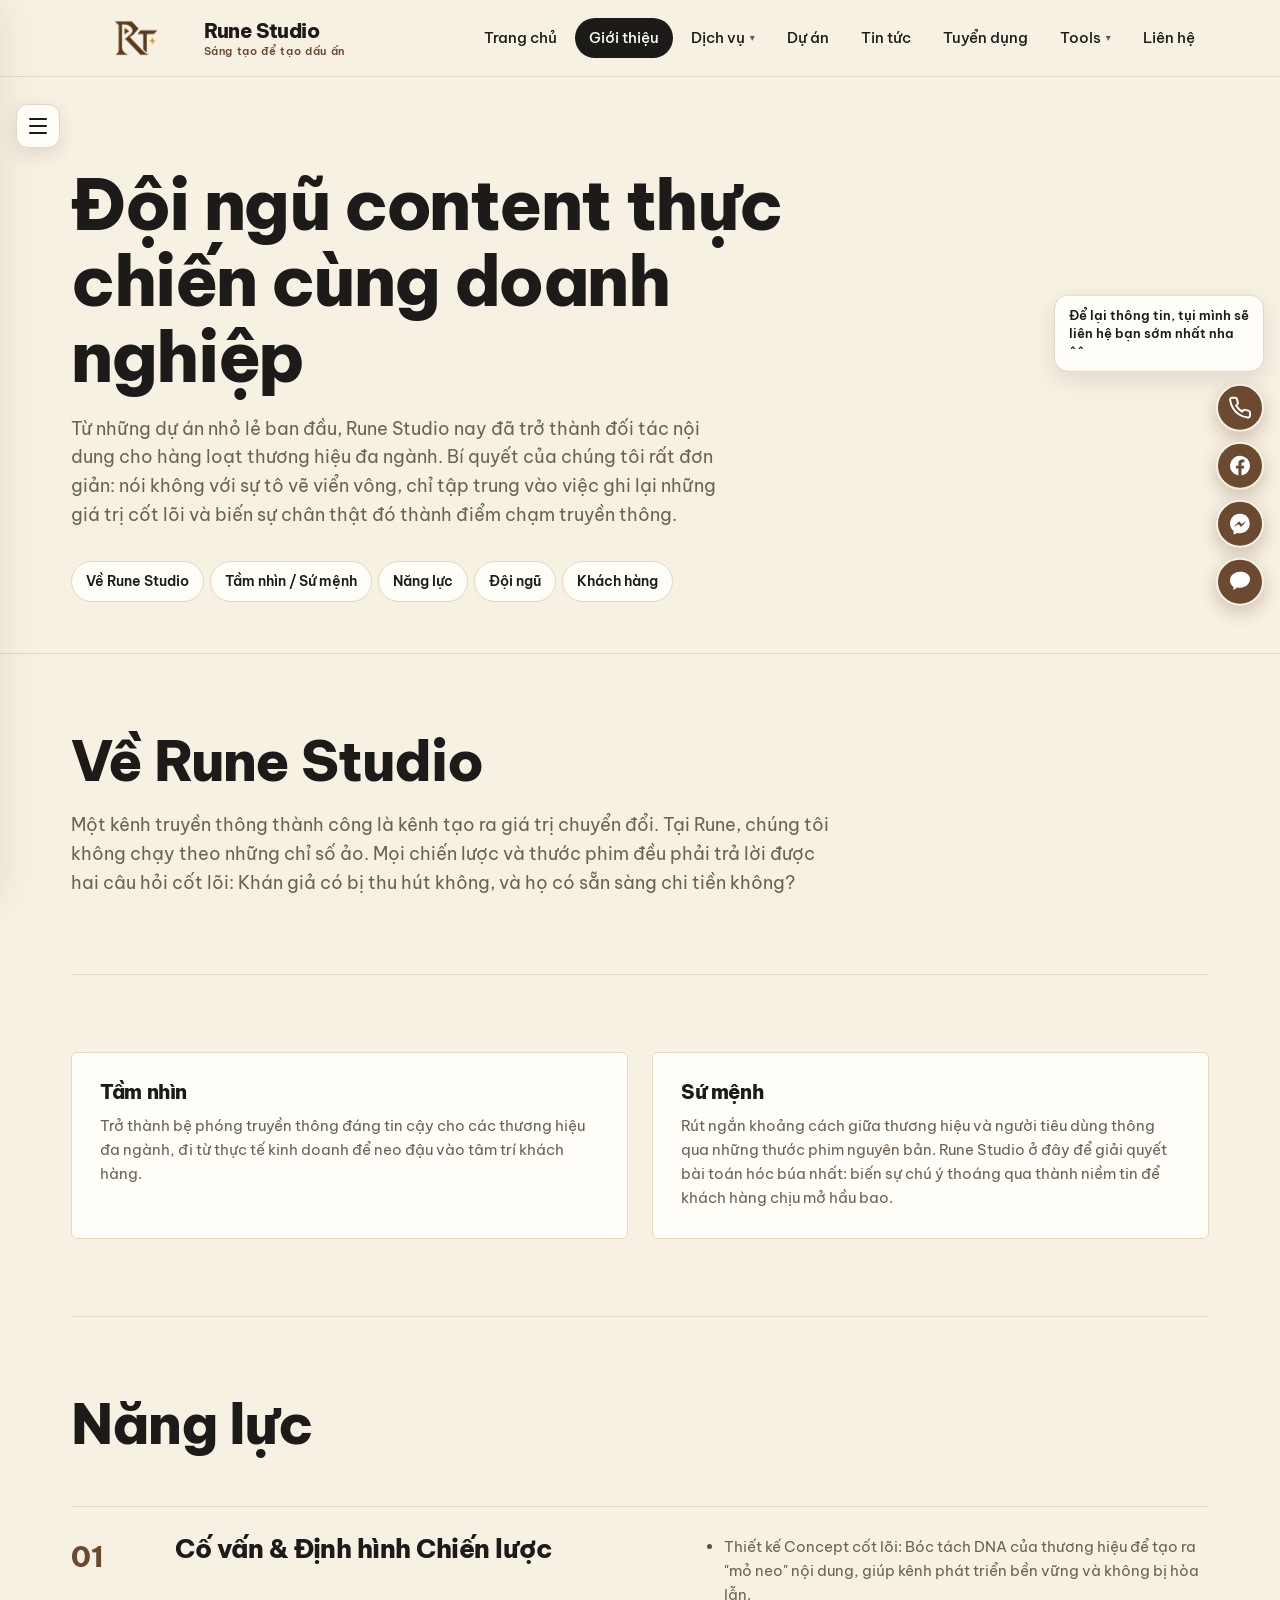
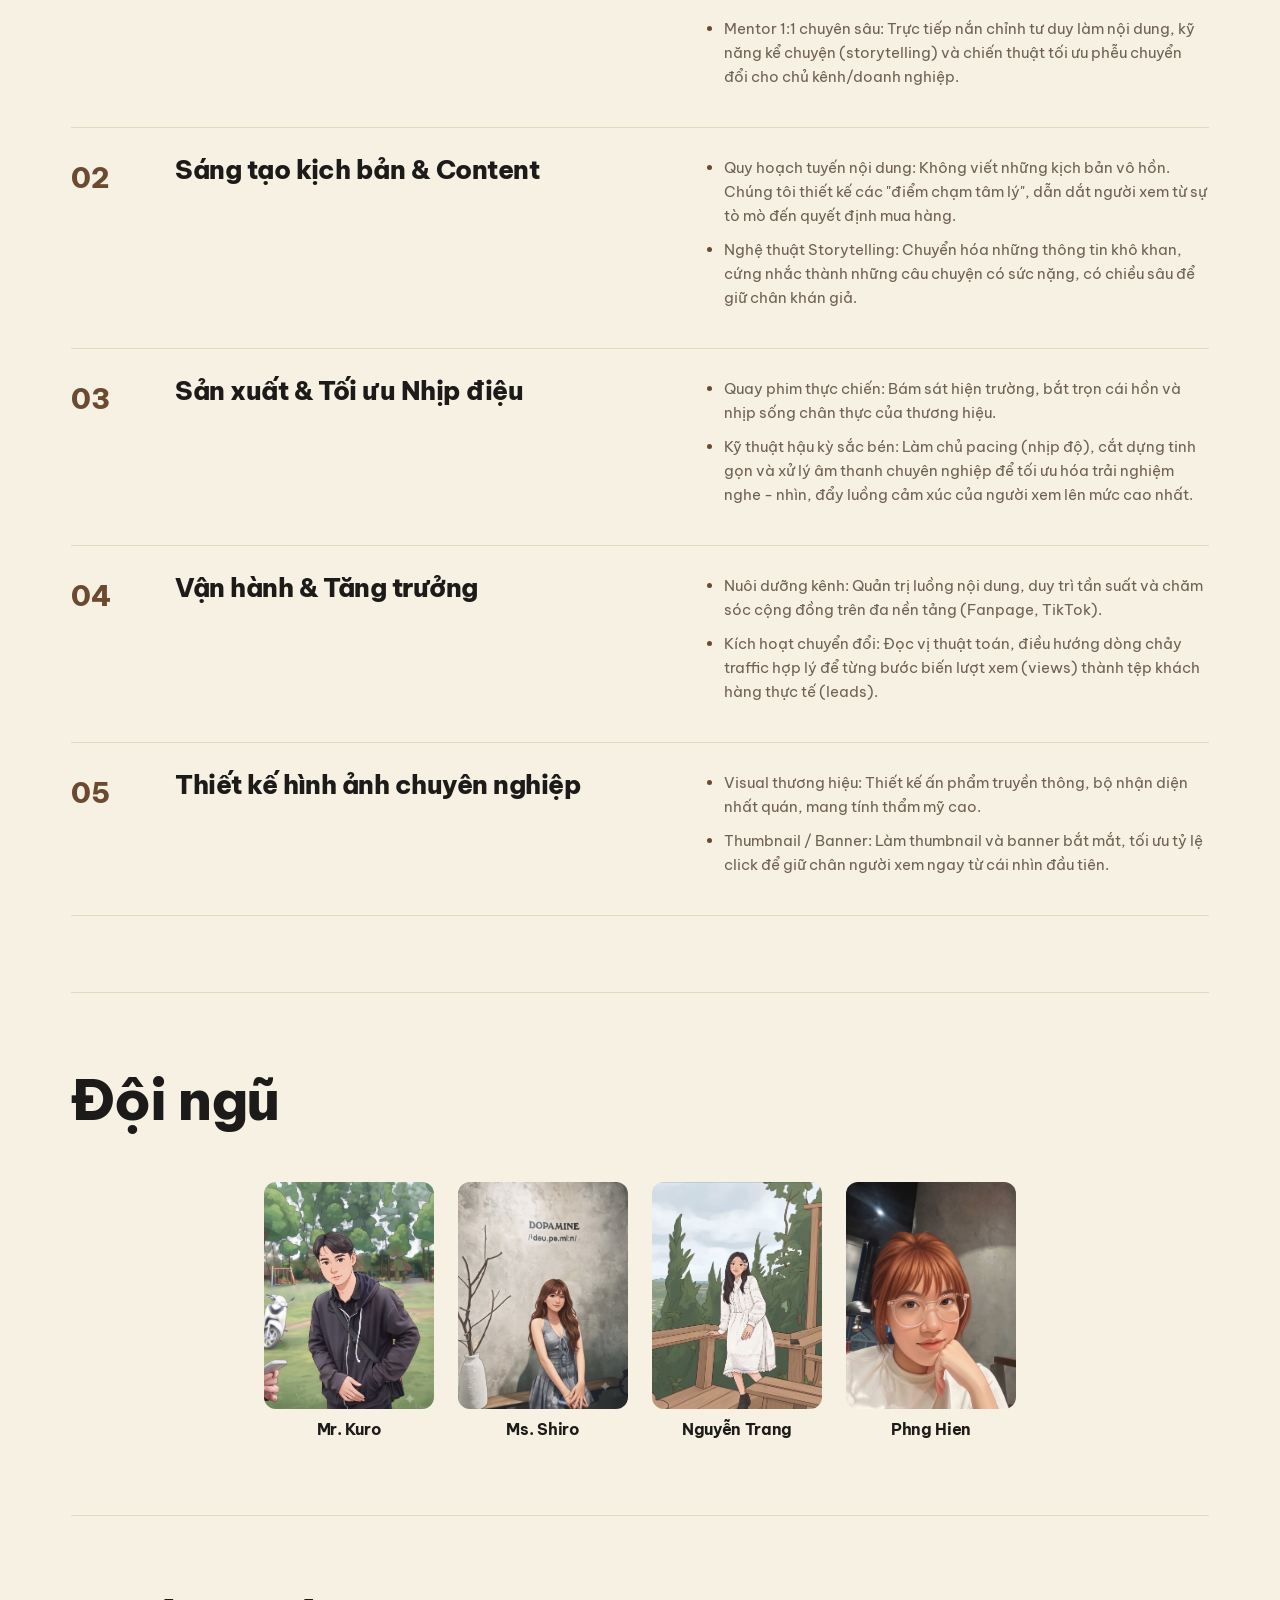
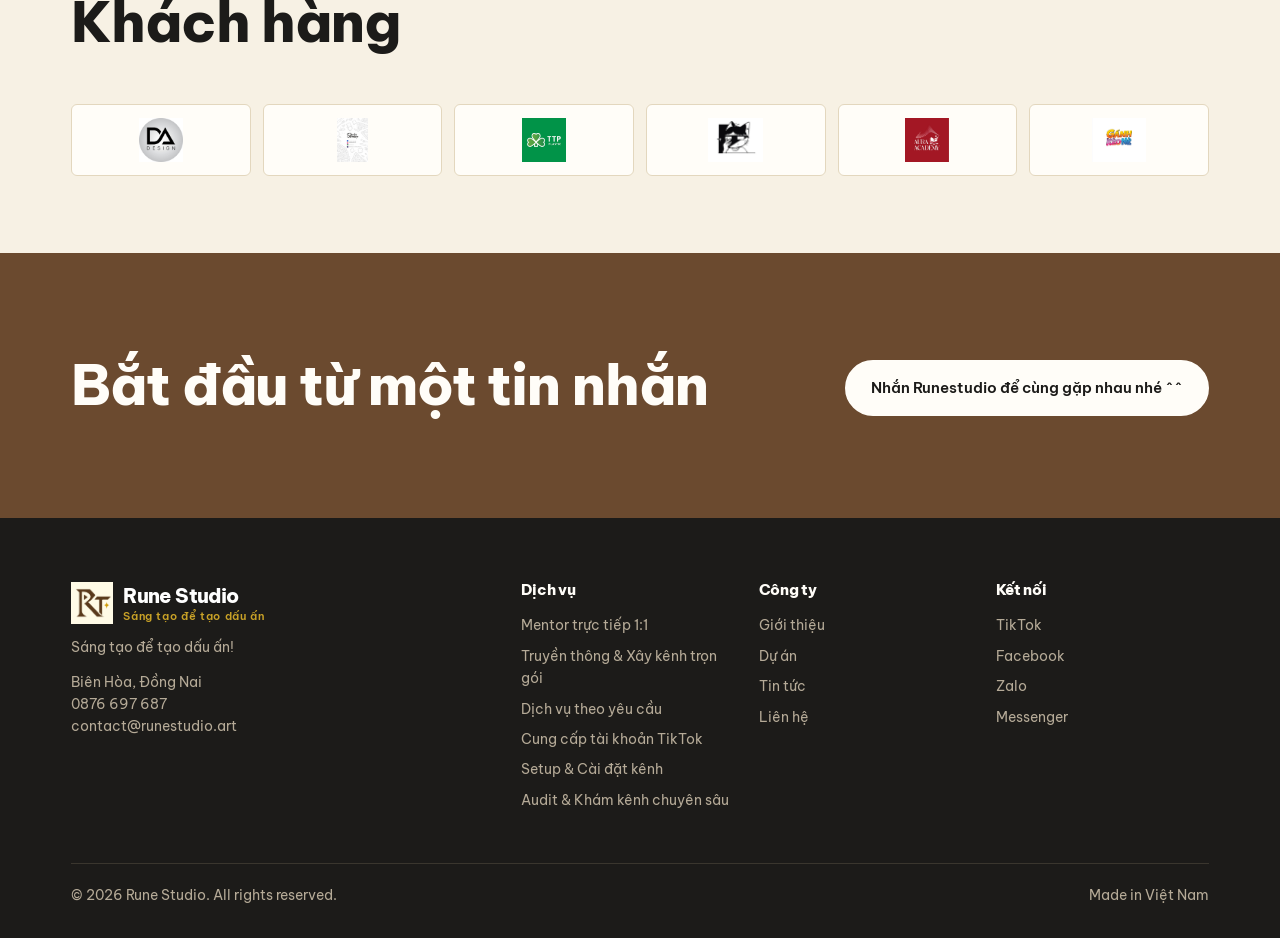
<file: gioi-thieu.html>
<!DOCTYPE html>
<html lang="vi">
<head>
<meta charset="UTF-8">
<meta name="viewport" content="width=device-width, initial-scale=1">
<title>Giới thiệu — Rune Studio</title>
<meta name="description" content="Đội làm content đứng cạnh chủ shop. Xuống tận nơi, quay thứ có thật, viết bằng giọng của chính thương hiệu.">
<meta property="og:type" content="website">
<meta property="og:site_name" content="Rune Studio">
<meta property="og:title" content="Giới thiệu — Rune Studio">
<meta property="og:description" content="Đội làm content đứng cạnh chủ shop. Xuống tận nơi, quay thứ có thật, viết bằng giọng của chính thương hiệu.">
<meta property="og:image" content="https://runestudio.art/assets/uploads/share.jpg">
<meta name="twitter:card" content="summary_large_image">
<link rel="canonical" href="https://runestudio.art/gioi-thieu.html">
<script>document.documentElement.classList.add('rs-boot');setTimeout(function(){document.documentElement.classList.remove('rs-boot')},2500);</script>
<link rel="stylesheet" href="css/style.css">
</head>
<body>
<div id="header"></div>
<section class="page-hero"><div class="wrap">
  <h1 id="ab-title">Giới thiệu</h1>
  <p class="lead" id="ab-lead"></p>
  <div class="subnav" id="ab-nav"></div>
</div></section>

<div class="wrap">
<section class="block two about-body" id="about">
  <div><h2 id="ab-h2">Về Rune Studio</h2><div class="prose lead" id="ab-body" style="margin-top:20px"></div></div>
  <div class="ph ph--wide" id="ab-img">Ảnh</div>
</section>

<section class="block" id="vision">
  <div class="vm" id="ab-vm"></div>
</section>

<section class="block" id="capabilities">
  <div class="head"><h2 id="ab-cap-title">Năng lực</h2></div>
  <div class="rows" id="ab-cap"></div>
</section>

<section class="block" id="team">
  <div class="head"><h2 id="ab-team-title">Đội ngũ</h2></div>
  <div class="grid grid-4" id="ab-team"></div>
</section>

<section class="block" id="clients">
  <div class="head"><h2 id="ab-clients-title">Khách hàng</h2></div>
  <div class="clients" id="ab-clients"></div>
</section>
</div>

<section class="cta"><div class="wrap"><h2 id="ab-cta-title"></h2><a class="btn" id="ab-cta-btn" href="lien-he.html"></a></div></section>
<div id="footer"></div>
<script src="js/layout.js"></script>
<script src="js/main.js"></script>
<script>SITE_READY.then(async()=>{ renderPageText(); await renderAbout(); }).finally(()=>rsReady());</script>

</body>
</html>
</file>
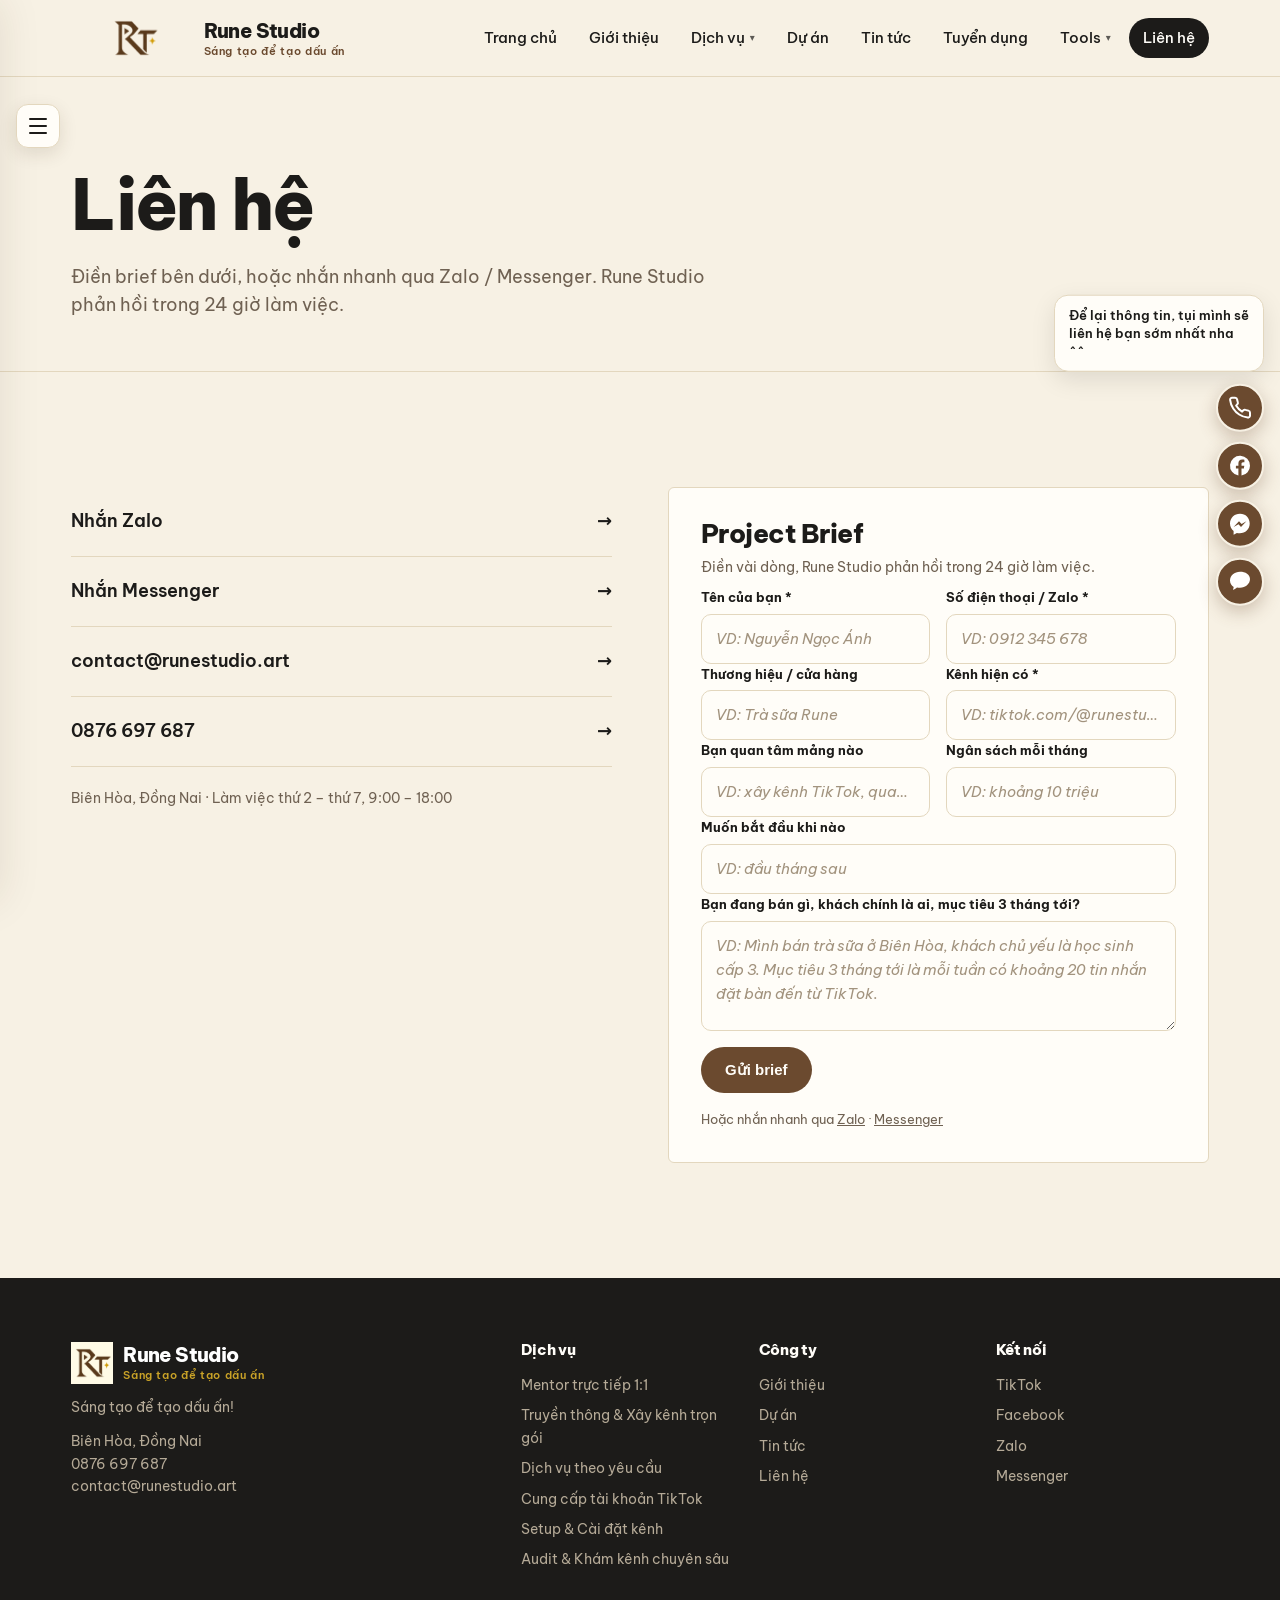
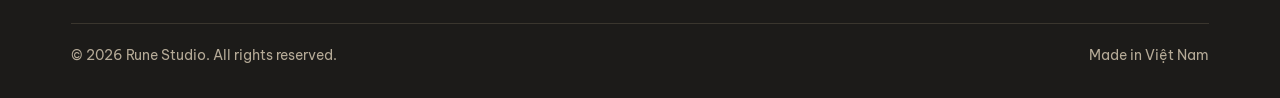
<file: lien-he.html>
<!DOCTYPE html>
<html lang="vi">
<head>
<meta charset="UTF-8">
<meta name="viewport" content="width=device-width, initial-scale=1">
<title>Liên hệ — Rune Studio</title>
<meta name="description" content="Gửi brief dự án cho Rune Studio, hoặc nhắn nhanh qua Zalo / Messenger. Phản hồi trong 24 giờ làm việc.">
<meta property="og:type" content="website">
<meta property="og:site_name" content="Rune Studio">
<meta property="og:title" content="Liên hệ — Rune Studio">
<meta property="og:description" content="Gửi brief dự án cho Rune Studio, hoặc nhắn nhanh qua Zalo / Messenger. Phản hồi trong 24 giờ làm việc.">
<meta property="og:image" content="https://runestudio.art/assets/uploads/share.jpg">
<meta name="twitter:card" content="summary_large_image">
<link rel="canonical" href="https://runestudio.art/lien-he.html">
<script>document.documentElement.classList.add('rs-boot');setTimeout(function(){document.documentElement.classList.remove('rs-boot')},2500);</script>
<link rel="stylesheet" href="css/style.css">
</head>
<body>
<div id="header"></div>
<section class="page-hero"><div class="wrap">
  <h1 id="p-ct-title">Liên hệ</h1>
  <p class="lead" id="p-ct-lead"></p>
</div></section>
<section class="section"><div class="wrap contact-grid">
  <div>
    <div class="contact-links">
      <a data-contact="zalo" href="#" target="_blank" rel="noopener"><span id="p-ct-zalo">Nhắn Zalo</span><span>→</span></a>
      <a data-contact="messenger" href="#" target="_blank" rel="noopener"><span id="p-ct-mess">Nhắn Messenger</span><span>→</span></a>
      <a href="#" data-site="email"><span data-site="email">hello@runestudio.vn</span><span>→</span></a>
      <a href="#" data-site="phone"><span data-site="phone">0900 000 000</span><span>→</span></a>
    </div>
    <p class="small" style="margin-top:20px"><span data-site="address">Biên Hòa, Đồng Nai</span> · <span data-site="hours">Làm việc thứ 2 – thứ 7, 9:00 – 18:00</span></p>
  </div>
  <div class="brief" id="project-brief">
    <h3 id="p-form-title">Project Brief</h3>
    <p class="small" id="p-form-lead" style="margin:8px 0 4px"></p>

    <form class="form" id="brief-form" novalidate>
      <p class="hp"><label>Đừng điền ô này: <input name="botcheck" tabindex="-1" autocomplete="off"></label></p>

      <div id="brief-fields"></div>

      <button class="btn btn--signal" type="submit" id="brief-submit"><span id="p-form-btn">Gửi brief</span></button>
      <p class="form-note" id="brief-msg"><span id="p-form-note">Hoặc nhắn nhanh qua</span> <a data-contact="zalo" href="#" target="_blank" rel="noopener" style="text-decoration:underline">Zalo</a> · <a data-contact="messenger" href="#" target="_blank" rel="noopener" style="text-decoration:underline">Messenger</a></p>
    </form>
    <div class="form-ok" id="brief-ok">
      <h3 id="p-form-ok-title">Đã nhận brief của bạn</h3>
      <p id="p-form-ok-body"></p>
    </div>
  </div></section>
<div id="footer"></div>
<script src="js/layout.js"></script>
<script src="js/main.js"></script>
<script>SITE_READY.then(async()=>{ await renderPageText(); await renderBriefFields("#brief-fields"); initBriefForm(); }).finally(()=>rsReady());</script>

</body>
</html>
</file>
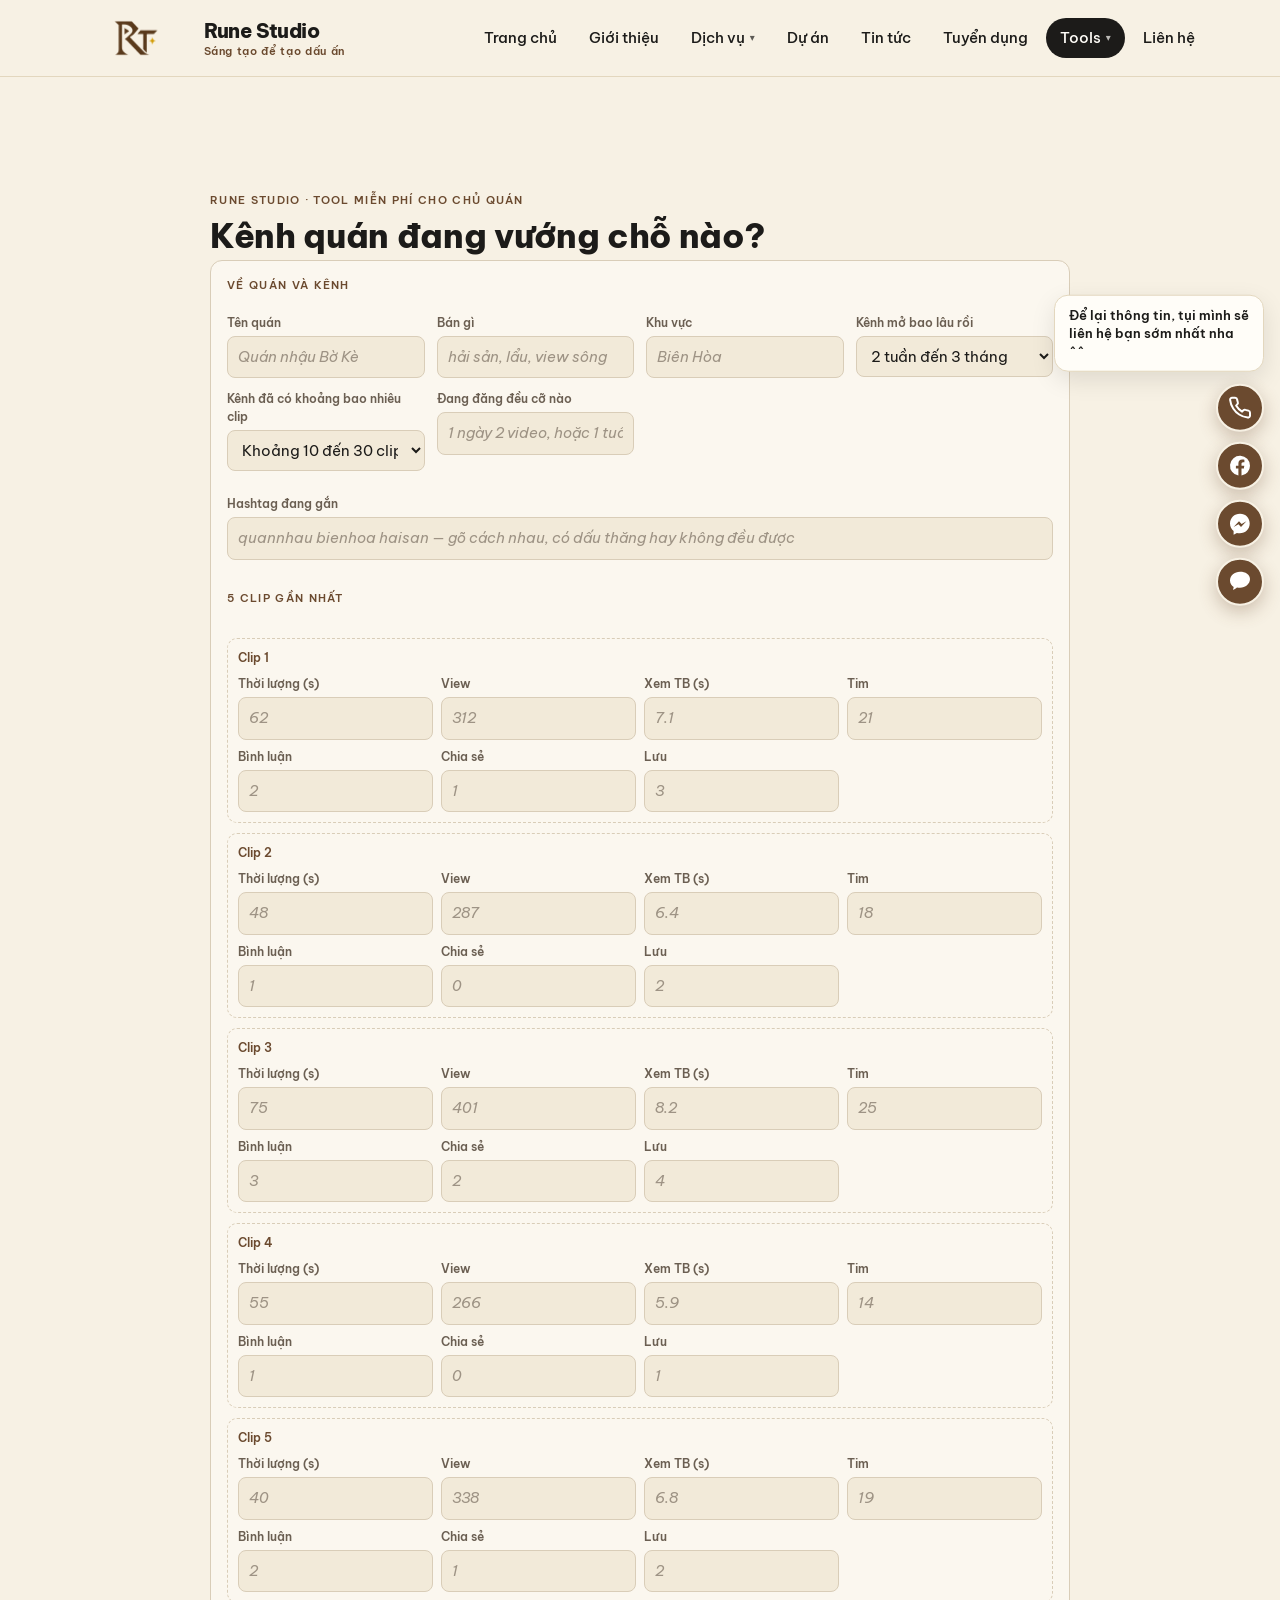
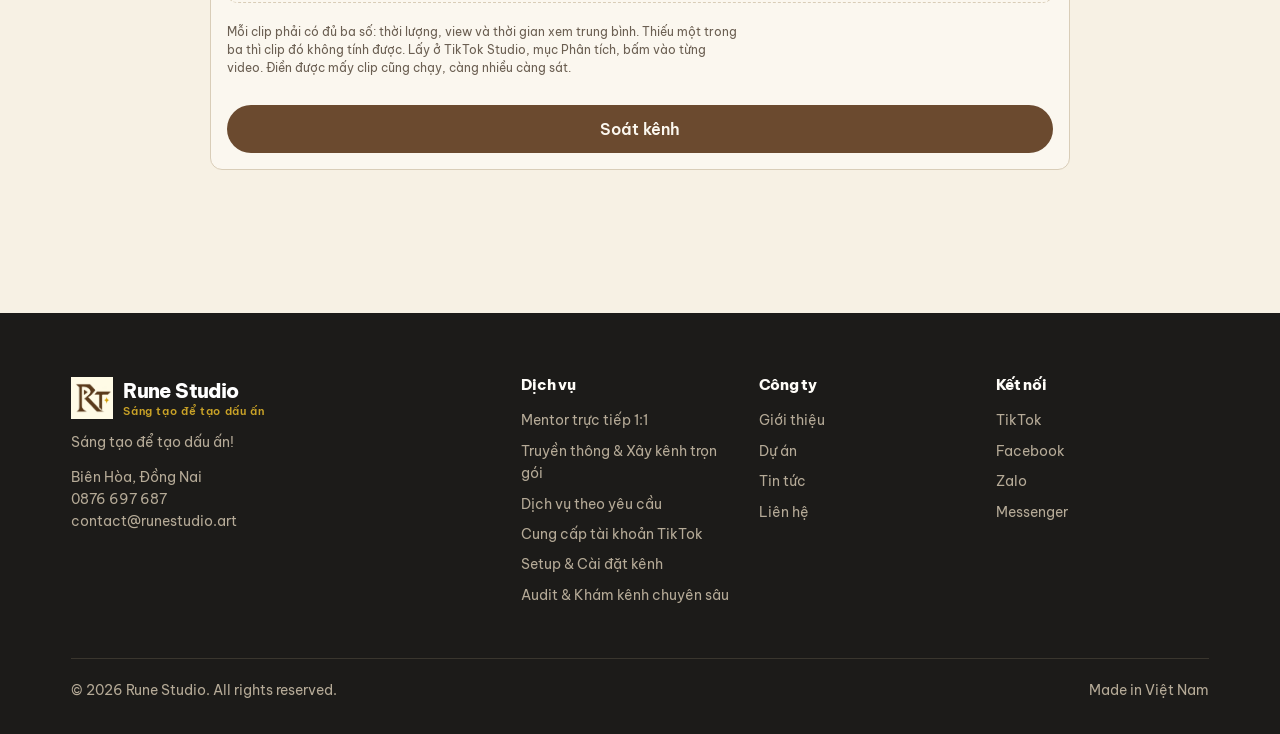
<file: soat-kenh.html>
<!doctype html>
<html lang="vi" class="rs-boot">
<head>
<meta charset="utf-8">
<meta name="viewport" content="width=device-width, initial-scale=1, viewport-fit=cover">
<title>Soát kênh quán — Rune Studio</title>
<meta name="description" content="Nhập số 5 clip gần nhất, biết kênh quán đang vướng chỗ nào và nhận câu lệnh AI sửa phần mở đầu. Tool miễn phí của Rune Studio.">
<link rel="canonical" href="https://runestudio.art/soat-kenh.html">
<meta property="og:site_name" content="Rune Studio">
<meta property="og:type" content="website">
<meta property="og:title" content="Soát kênh quán — Rune Studio">
<meta property="og:description" content="Kênh quán đang vướng chỗ nào? Nhập số 5 clip gần nhất là biết.">
<meta property="og:image" content="https://runestudio.art/assets/uploads/share.jpg">
<meta name="twitter:card" content="summary_large_image">
<link rel="stylesheet" href="css/style.css">
<style>

.sk{
  --sk-bg:#F2EAD9; --sk-paper:#FBF7EF; --sk-fg:#1C1B19; --sk-muted:#6B5F52;
  --sk-line:#D9CDB8; --sk-accent:#6B4A2F; --sk-gold:#C9A227;
  --sk-bad:#9A3412; --sk-badbg:#F7E6DD; --sk-ok:#2E6B3F; --sk-okbg:#E1EFE3;
  --sk-info:#5A4B8A; --sk-infobg:#ECE8F5;
  color:var(--sk-fg);
  font-size:15px; line-height:1.5;
}
@media (prefers-color-scheme:dark){.sk:not([data-theme="light"]){
  --sk-bg:#1C1B19; --sk-paper:#26231F; --sk-fg:#F2EAD9; --sk-muted:#B8AB98; --sk-line:#3B362F;
  --sk-accent:#D9B98F; --sk-gold:#E0BC4A; --sk-bad:#E59A7C; --sk-badbg:#36211A;
  --sk-ok:#8FD0A0; --sk-okbg:#1E3324; --sk-info:#B3A6DC; --sk-infobg:#24203A; color-scheme:dark}}

.sk *{box-sizing:border-box}
.sk h1{font-size:clamp(26px,5vw,34px);font-weight:800;line-height:1.1;margin:0 0 6px;
  text-wrap:balance;letter-spacing:-.01em;color:var(--sk-fg)}
.sk .sub{color:var(--sk-muted);margin:0 0 24px;max-width:62ch}
.sk .eyebrow{font-size:11px;font-weight:600;letter-spacing:.12em;text-transform:uppercase;
  color:var(--sk-accent);margin:0 0 8px}
.sk section{margin-bottom:28px}
.sk .card{background:var(--sk-paper);border:1px solid var(--sk-line);border-radius:12px;padding:16px}
.sk label{display:block;font-size:12px;font-weight:600;color:var(--sk-muted);margin-bottom:4px}
.sk input,.sk select{width:100%;font:inherit;font-size:15px;padding:9px 10px;
  border:1px solid var(--sk-line);border-radius:8px;background:var(--sk-bg);color:var(--sk-fg);min-width:0}

/* chữ gợi ý: nghiêng và mờ */
.sk input::placeholder{color:var(--sk-muted);opacity:.62;font-style:italic}
.sk input::-webkit-input-placeholder{color:var(--sk-muted);opacity:.62;font-style:italic}

.sk input:focus,.sk select:focus,.sk button:focus{outline:2px solid var(--sk-gold);outline-offset:1px}
.sk .grid{display:grid;gap:12px;grid-template-columns:repeat(auto-fit,minmax(190px,1fr))}
.sk .clips{display:grid;gap:10px;margin-top:12px}
.sk .clip{display:grid;gap:8px;grid-template-columns:repeat(4,minmax(0,1fr));align-items:end;
  padding:10px;border:1px dashed var(--sk-line);border-radius:10px}
.sk .clip .n{grid-column:1/-1;font-size:12px;font-weight:600;color:var(--sk-accent)}
@media (max-width:520px){.sk .clip{grid-template-columns:repeat(2,minmax(0,1fr))}}
.sk input[type=number]{font-variant-numeric:tabular-nums}
.sk button{font:inherit;font-weight:600;cursor:pointer;border-radius:999px;
  border:1px solid transparent;padding:11px 20px}
.sk .primary{background:var(--sk-accent);color:var(--sk-paper);font-size:16px;width:100%;margin-top:16px}
.sk .ghost{background:transparent;color:var(--sk-accent);border-color:var(--sk-line);padding:8px 14px;font-size:13px}
.sk .verdicts{display:grid;gap:10px}
.sk .v{display:grid;grid-template-columns:auto 1fr;gap:12px;align-items:start;padding:14px;
  border-radius:12px;border:1px solid var(--sk-line);background:var(--sk-paper)}
.sk .v.bad{background:var(--sk-badbg);border-color:var(--sk-bad)}
.sk .v.ok{background:var(--sk-okbg);border-color:var(--sk-ok)}
.sk .v.info{background:var(--sk-infobg);border-color:var(--sk-info)}
.sk .pill{font-size:11px;font-weight:800;letter-spacing:.06em;text-transform:uppercase;
  padding:4px 9px;border-radius:999px;white-space:nowrap;margin-top:2px}
.sk .bad .pill{background:var(--sk-bad);color:#fff}
.sk .ok .pill{background:var(--sk-ok);color:#fff}
.sk .info .pill{background:var(--sk-info);color:#fff}
.sk .v h3{margin:0 0 4px;font-size:15px;color:var(--sk-fg)}
.sk .v p{margin:0;color:var(--sk-muted);font-size:14px}
.sk .v p b{color:var(--sk-fg)}
.sk .v .src{display:block;margin-top:7px;font-size:11.5px;color:var(--sk-muted);opacity:.8;font-style:normal}
.sk .summary{display:flex;flex-wrap:wrap;gap:16px 28px;margin-bottom:14px;font-variant-numeric:tabular-nums}
.sk .summary div{min-width:0}
.sk .summary .k{font-size:11px;letter-spacing:.1em;text-transform:uppercase;color:var(--sk-muted)}
.sk .summary .val{font-size:22px;font-weight:800;color:var(--sk-fg)}
.sk pre{white-space:pre-wrap;word-break:break-word;font:inherit;font-size:14px;margin:0;padding:14px;
  background:var(--sk-bg);border:1px solid var(--sk-line);border-radius:10px;max-height:340px;overflow:auto;
  color:var(--sk-fg)}
.sk .row{display:flex;flex-wrap:wrap;gap:10px;align-items:center;justify-content:space-between;margin-bottom:10px}
.sk .note{font-size:12px;color:var(--sk-muted);margin-top:8px}
.sk .tags{display:flex;flex-wrap:wrap;gap:6px}
.sk .tag{font-size:13px;padding:4px 10px;border-radius:999px;background:var(--sk-bg);border:1px solid var(--sk-line)}
.sk .banner{border-left:4px solid var(--sk-gold)}
.sk .banner strong{display:block;margin-bottom:6px;color:var(--sk-fg)}
.sk .banner p{margin:0;color:var(--sk-muted);font-size:14px}
.sk .src p{margin:0 0 10px;font-size:13.5px;color:var(--sk-muted)}
.sk .src p b{color:var(--sk-fg)}
.sk .src p:last-of-type{margin-bottom:0}
@media (prefers-reduced-motion:no-preference){.sk .v{transition:background .2s}}

.sk{max-width:860px;margin:0 auto}
</style>
</head>
<body>

<div id="header"></div>

<main>
  <section class="section">
    <div class="wrap">
      <div class="sk">
  <p class="eyebrow">Rune Studio · tool miễn phí cho chủ quán</p>
  <h1>Kênh quán đang vướng chỗ nào?</h1>
  <p class="sub">Nhập số của 5 clip gần nhất lấy từ TikTok Studio. Tool soát 4 chỗ, mỗi chỗ nói rõ ngưỡng lấy từ đâu, rồi ghép sẵn câu lệnh AI để sửa clip sau.</p>

  <section class="card">
    <p class="eyebrow">Về quán và kênh</p>
    <div class="grid">
      <div><label for="ten">Tên quán</label><input id="ten" placeholder="Quán nhậu Bờ Kè"></div>
      <div><label for="mon">Bán gì</label><input id="mon" placeholder="hải sản, lẩu, view sông"></div>
      <div><label for="khu">Khu vực</label><input id="khu" placeholder="Biên Hòa"></div>
      <div>
        <label for="tuoi">Kênh mở bao lâu rồi</label>
        <select id="tuoi">
          <option value="7">Dưới 2 tuần</option>
          <option value="45" selected>2 tuần đến 3 tháng</option>
          <option value="180">Trên 3 tháng</option>
        </select>
      </div>
      <div>
        <label for="tongclip">Kênh đã có khoảng bao nhiêu clip</label>
        <select id="tongclip">
          <option value="5">Dưới 10 clip</option>
          <option value="20" selected>Khoảng 10 đến 30 clip</option>
          <option value="60">Trên 30 clip</option>
        </select>
      </div>
      <div><label for="tanso">Đang đăng đều cỡ nào</label><input id="tanso" placeholder="1 ngày 2 video, hoặc 1 tuần 3 video, hoặc không đều"></div>
    </div>

    <div style="margin-top:12px">
      <label for="tags">Hashtag đang gắn</label>
      <input id="tags" placeholder="quannhau bienhoa haisan — gõ cách nhau, có dấu thăng hay không đều được" autocapitalize="off" autocomplete="off" spellcheck="false">
    </div>

    <p class="eyebrow" style="margin-top:18px">5 clip gần nhất</p>
    <div class="clips" id="clips"></div>
    <p class="note">Mỗi clip phải có đủ ba số: thời lượng, view và thời gian xem trung bình. Thiếu một trong ba thì clip đó không tính được. Lấy ở TikTok Studio, mục Phân tích, bấm vào từng video. Điền được mấy clip cũng chạy, càng nhiều càng sát.</p>
    <button class="primary" id="run">Soát kênh</button>
  </section>

  <section id="newbanner" hidden>
    <div class="card banner">
      <strong>Kênh còn mới, mấy con số dưới đây chưa nói lên nhiều.</strong>
      <p>Tài khoản mới thường mất 7 đến 14 ngày đầu để TikTok dò xem kênh nói về cái gì và nên đưa cho ai. Trong giai đoạn đó, 50 đến 300 view mỗi clip là bình thường, không phải kênh bị lỗi. Cứ đăng đều, soát lại sau khi qua 10 clip.</p>
    </div>
  </section>

  <section id="out" hidden>
    <p class="eyebrow">Kết quả</p>
    <div class="card">
      <div class="summary">
        <div><div class="k">View trung vị</div><div class="val" id="s-view">–</div></div>
        <div><div class="k">Giữ chân</div><div class="val" id="s-ret">–</div></div>
        <div><div class="k">Chia sẻ</div><div class="val" id="s-share">–</div></div>
        <div><div class="k">Đang vướng</div><div class="val" id="s-n">–</div></div>
      </div>
      <p class="note" id="socl" style="margin:0 0 12px"></p>
      <div class="verdicts" id="verdicts"></div>
    </div>
  </section>

  <section id="ngoai" hidden>
    <div class="card banner">
      <strong>Mấy chỗ tool soát được đều ổn — nên chỗ đang kẹt nằm ngoài tầm công cụ này.</strong>
      <p>Tool chỉ soát được những thứ đo bằng số trong TikTok Studio. Kênh sạch hết mấy chỗ đó mà vẫn không lên thì phần hỏng thường nằm ở chỗ không có con số nào chỉ ra:</p>
      <ul>
        <li>Clip đang nói với sai người — hay mà không phải nói cho khách quanh quán.</li>
        <li>Quán chưa có thứ gì đáng để quay — nội dung đúng kỹ thuật nhưng không có cái để kể.</li>
        <li>Đăng sai giờ khách của quán cầm điện thoại.</li>
        <li>Hình và tiếng chưa tới: quay tối, tiếng ồn, chữ trên màn che mất món.</li>
      </ul>
      <p class="note">Mấy cái này phải coi clip mới biết, con số không nói ra được. Gửi kênh cho Rune Studio coi giúp, không tính phí buổi đầu.</p>
    </div>
  </section>

  <section id="fix" hidden>
    <p class="eyebrow">Hashtag nên gắn</p>
    <div class="card">
      <div class="tags" id="tagfix"></div>
      <p class="note">Ba đến năm thẻ cụ thể: tên quán, món, khu vực, cộng một thẻ đúng nội dung clip đó.</p>
    </div>
  </section>

  <section id="prompt" hidden>
    <div class="row">
      <p class="eyebrow" style="margin:0">Câu lệnh AI để sửa phần mở đầu</p>
      <button class="ghost" id="copy">Sao chép câu lệnh</button>
    </div>
    <div class="card"><pre id="ptext"></pre></div>
    <p class="note">Dán vào ChatGPT, Gemini hoặc Claude. Chọn một trong 10 câu nó trả về, quay đúng câu đó cho clip tiếp theo.</p>
  </section>

  <section id="nguon" hidden>
    <p class="eyebrow">Mấy con số trong tool lấy từ đâu</p>
    <div class="card src">
      <p><b>Mốc chia sẻ</b> — khảo sát 1,4 triệu video của 32.000 kênh, tháng 11/2025 đến 01/2026. Trung bình toàn nền tảng 0,41%, riêng ngành ăn uống 0,61%.</p>
      <p><b>Thứ tự nặng nhẹ của tín hiệu</b> — thời gian xem, tỷ lệ coi hết và chia sẻ nặng nhất; bình luận, theo dõi từ clip và lưu đứng sau; tim nhẹ hơn. TikTok không công bố trọng số chính thức, đây là mức tổng hợp từ tài liệu của họ và hành vi quan sát được.</p>
      <p><b>Giai đoạn kênh mới</b> — 7 đến 14 ngày đầu là lúc nền tảng dò tệp, 50 đến 300 view mỗi clip là bình thường.</p>
      <p><b>Tỷ lệ lưu</b> — không tổ chức nào công bố mốc chuẩn, nên tool chỉ so các clip của chính kênh với nhau, không chấm đạt hay chưa.</p>
      <p><b>Tỷ lệ bình luận</b> — cũng không có mốc. Chưa nhà nghiên cứu nào chia số bình luận cho số view; con số hay được dẫn là lấy bình luận trung bình chia view trung bình, mà chính nơi công bố đã cảnh báo đó là tỷ lệ của hai số trung bình, không phải tỷ lệ một kênh thật ghi nhận. Nên ngách này cũng chỉ so nội bộ kênh.</p>
      <p><b>Nhịp đăng</b> — 11,4 triệu bài đăng của hơn 150.000 tài khoản: nhóm đăng từ 11 bài một tuần có view trung bình mỗi clip cao hơn nhóm đăng 1 bài khoảng 34%. Đây là tương quan, không phải nhân quả, nên tool nêu ra như chỗ còn dư địa chứ không chấm là lỗi.</p>
      <p class="note" style="margin-top:12px">Một chỗ tool cố tình không chấm: số clip đăng trong tuần. Nhiều nơi dạy rằng đăng nhiều thì clip cũ bị bóp view. Khảo sát 11,4 triệu bài đăng của hơn 150.000 tài khoản cho kết quả ngược lại — đăng dày hơn thì view trung bình mỗi clip cao hơn, nhóm đăng từ 11 bài một tuần hơn nhóm đăng 1 bài khoảng 34%. Nên tool chỉ ghi nhận con số đó để đưa vào câu lệnh AI, không lấy ra bắt lỗi ai.</p>
    </div>
  </section>
      </div>
    </div>
  </section>
</main>

<div id="footer"></div>

<script src="js/layout.js"></script>
<script src="js/main.js"></script>
<script>
/* ===== SOÁT KÊNH QUÁN — lõi chấm điểm, tách riêng để test được =====
   Mọi ngưỡng đều có nguồn, ghi ngay cạnh. Không có ngưỡng tự bịa. */

var SK = (function(){
"use strict";

/* Mốc chia sẻ: 1,4 triệu video, 32.000 kênh, 11/2025–01/2026 (TT Calculator).
   Trung bình toàn nền tảng 0,41%. Ngành ăn uống 0,61%. */
var SHARE = { viral:2.0, xuatsac:1.0, tot:0.5, trungbinh:0.25, duoitb:0.10 };
var SHARE_FNB = 0.61;

/* Giữ chân: mốc của chính ngài — video tốt trên kênh đang làm giữ ~50% ở giây thứ 5.
   Cộng với: giữ chân 3 giây đầu là bộ lọc lớn nhất của vòng phân phối đầu. */
var RET_TOT = 0.50, RET_YEU = 0.25;

/* Kênh mới: 7–14 ngày đầu là giai đoạn hiệu chỉnh, 50–300 view mỗi bài là bình thường. */
var MOI_NGAY = 14, MOI_CLIP = 10;

/* Bình luận: KHÔNG có mốc nào để chấm. Nguồn tra được nói thẳng là chưa nhà
   nghiên cứu nào chia bình luận cho view, và con số 0,29% suy ra từ việc lấy
   trung bình chia trung bình thì chính họ cảnh báo là không dùng được cho một
   kênh cụ thể. Nên ngách này chỉ so nội bộ kênh, không chấm lỗi — y như ngách Lưu. */

/* Nhịp đăng: 11,4 triệu bài của hơn 150.000 tài khoản cho thấy đăng dày hơn thì
   view trung bình mỗi clip CAO hơn — nhóm đăng từ 11 bài/tuần hơn nhóm 1 bài/tuần
   khoảng 34%. Vì là tương quan chứ không phải nhân quả, ngách này cũng không chấm lỗi,
   chỉ nêu cơ hội. */
var DAY_TUAN = 11, LOI_DAY = 34;

/* Bỏ bê: không cần mốc ngoài, đây là phép tính trên chính kênh đó —
   mở lâu rồi mà số clip vẫn đếm trên đầu ngón tay. */
var CU_NGAY = 180;

function med(a){
  var b = a.slice().sort(function(x,y){ return x-y; });
  var m = Math.floor(b.length/2);
  return b.length % 2 ? b[m] : (b[m-1]+b[m])/2;
}
function sum(a, k){ var s=0; for (var i=0;i<a.length;i++) s += a[i][k]; return s; }

/* Số thuần Việt: dấu phẩy ngăn phần thập phân, dấu chấm ngăn hàng nghìn.
   Chỉ dùng để hiển thị, mọi phép tính vẫn chạy trên số gốc. */
function so(n, d){
  if (!isFinite(n)) return "0";
  return Number(n).toFixed(d == null ? 0 : d)
    .replace(".", ",");
}
function soNghin(n){ return Math.round(n).toLocaleString("vi-VN"); }

/* Chuẩn hoá hashtag: tách theo dấu cách, bỏ dấu, so khớp NGUYÊN TỪ.
   Không dò chuỗi con — "#banhxeo" không được tính là dính "#xh". */
var TAG_RONG = ["xuhuong","xuhuong2026","viral","viralvideo","fyp","foryou","foryoupage",
                "thinhhanh","trending","xh","trend","tiktok","douyin"];

function slug(s){
  return (s||"").toLowerCase().normalize("NFD")
    .replace(/[\u0300-\u036f]/g,"").replace(/\u0111/g,"d")
    .replace(/[^a-z0-9]/g,"");
}

function locTag(raw){
  var tho = (raw||"").split(/[\s,]+/).filter(function(t){ return t.trim(); });
  var rong = [], rieng = [];
  for (var i=0;i<tho.length;i++){
    var s = slug(tho[i]);
    if (!s) continue;
    if (TAG_RONG.indexOf(s) !== -1) rong.push(tho[i].replace(/^#*/,"#"));
    else rieng.push(tho[i].replace(/^#*/,"#"));
  }
  return { rong:rong, rieng:rieng, tong:rong.length + rieng.length };
}

/* Đọc nhịp đăng từ chữ chủ quán tự gõ: "1 ngày 2 video", "tuần 3 clip",
   "2 ngày 1 video", "không đều"... Trả về số clip mỗi tuần, hoặc null nếu
   không chắc. Không đoán bừa: đọc không ra thì trả null và ngách sẽ nói
   là không đọc được, chứ không bịa ra một con số. */
function docNhip(raw){
  var s = slug2(raw);
  if (!s) return null;
  if (/khongdeu|thatthuong|tuyhung|khongcodinh/.test(s.replace(/\s/g,""))) return null;

  var so = s.match(/\d+(?:[.,]\d+)?/g);
  var n1 = so && so[0] ? parseFloat(so[0].replace(",", ".")) : null;
  var n2 = so && so[1] ? parseFloat(so[1].replace(",", ".")) : null;

  /* Mỗi đơn vị quy ra số ngày, để cuối cùng đổi hết về clip mỗi tuần */
  var DV = [["ngay",1],["tuan",7],["thang",30.4]];
  for (var i=0;i<DV.length;i++){
    var ten = DV[i][0], ngay = DV[i][1];
    if (s.indexOf(ten) === -1) continue;

    /* Dạng "N <đơn vị> M video" => M clip mỗi N đơn vị.
       Bắt cả "2 ngay 1 video" lẫn "1 thang 8 video". */
    var hai = s.match(new RegExp("(\\d+)\\s*" + ten + "\\D{0,14}?(\\d+)"));
    if (hai) {
      var sodv = +hai[1], soclip = +hai[2];
      return sodv > 0 ? soclip / (sodv * ngay) * 7 : null;
    }
    /* Dạng "<đơn vị> N video" hoặc "N video mỗi <đơn vị>" => N clip mỗi 1 đơn vị */
    if (n1 != null) return n1 / ngay * 7;
    return null;
  }
  return null;
}
function slug2(s){
  /* Bỏ dấu không dùng ký tự thoát \u — so thẳng mã ký tự cho chắc.
     768–879 là vùng dấu thanh tổ hợp, 273 là chữ đ. */
  var t = (s||"").toLowerCase().normalize("NFD"), o = "";
  for (var i=0;i<t.length;i++){
    var c = t.charCodeAt(i);
    if (c >= 768 && c <= 879) continue;
    o += (c === 273) ? "d" : t.charAt(i);
  }
  return o.trim();
}

/* ===== chấm ===== */
function cham(d){
  /* chặn số âm và số rác ngay từ đây, không để lọt xuống phần tính */
  var clips = d.clips.map(function(c){
    var o = {}, k;
    for (k in c) if (Object.prototype.hasOwnProperty.call(c,k)){
      var v = Number(c[k]);
      o[k] = (isFinite(v) && v > 0) ? v : 0;
    }
    return o;
  }).filter(function(c){ return c.view > 0 && c.dur > 0 && c.watch > 0; });
  if (!clips.length) return null;

  var views   = clips.map(function(c){ return c.view; });
  var medView = med(views);
  var tongView = sum(clips,"view");

  var avgWatch = sum(clips,"watch") / clips.length;
  var avgDur   = sum(clips,"dur")   / clips.length;
  var ret      = avgDur > 0 ? avgWatch/avgDur : 0;

  var shareRate = tongView ? sum(clips,"share")/tongView*100 : 0;
  var saveRate  = tongView ? sum(clips,"save") /tongView*100 : 0;
  var likeRate  = tongView ? sum(clips,"like") /tongView*100 : 0;

  /* lưu: không có mốc ngoài, nên so clip tốt nhất với clip tệ nhất của chính kênh */
  var saveMoi = clips.map(function(c){ return c.view ? c.save/c.view*100 : 0; });
  var saveMax = Math.max.apply(null, saveMoi);
  var saveMin = Math.min.apply(null, saveMoi);

  var tag = locTag(d.tags);
  var moi = (d.tuoiNgay > 0 && d.tuoiNgay < MOI_NGAY) || (d.tongClip > 0 && d.tongClip < MOI_CLIP);

  var V = [];

  /* 1 — trụ chính: giữ chân */
  var retYeu = ret < RET_YEU;
  V.push({
    key:"giuchan", bad:retYeu, chinh:true,
    title:"Ba giây đầu giữ được người xem không",
    text: ret >= 1
      ? "Người xem coi hết rồi coi lại, giữ chân " + so(ret*100, 0) + "%. Đây là tín hiệu mạnh nhất mà một clip có thể có. Giữ nguyên cách mở đầu này."
      : retYeu
        ? "Người xem ở lại trung bình " + so(avgWatch, 1) + " giây trên clip " + so(avgDur, 0) + " giây, tức " + so(ret*100, 0) + "%. Vòng phát đầu tiên chỉ vài trăm người, và thứ quyết định clip có đi tiếp hay không là họ có coi qua mấy giây đầu không. Sửa câu mở đầu trước, mọi thứ khác tính sau."
        : "Người xem ở lại " + so(ret*100, 0) + "% clip" + (ret >= RET_TOT ? ", đạt mức tốt" : ", mức này tạm được") + ". Phần mở đầu đang làm đúng việc của nó.",
    nguon:"Giữ chân sớm là bộ lọc lớn nhất của vòng phân phối đầu"
  });

  /* 2 — chia sẻ, có mốc thật */
  var shareYeu = shareRate < SHARE.trungbinh;
  var bac = shareRate >= SHARE.viral ? "mức viral"
          : shareRate >= SHARE.xuatsac ? "mức xuất sắc"
          : shareRate >= SHARE.tot ? "mức tốt"
          : shareRate >= SHARE.trungbinh ? "mức trung bình"
          : shareRate >= SHARE.duoitb ? "dưới trung bình" : "mức thấp";
  V.push({
    key:"share", bad:shareYeu,
    title:"Người xem có gửi clip cho người khác không",
    text:"Tỷ lệ chia sẻ " + so(shareRate, 2) + "%, " + bac + ". Trung bình ngành ăn uống là " +
         so(SHARE_FNB, 2) + "%, toàn nền tảng 0,41%." +
         (shareYeu
           ? " Chia sẻ là tín hiệu nặng ngang thời gian xem. Clip chưa có chỗ nào khiến người ta muốn gửi cho bạn bè — thiếu một câu nói hộ họ, hoặc một thứ đáng rủ nhau đi."
           : " Đang có người chịu gửi clip đi, đây là tín hiệu nặng ngang thời gian xem."),
    nguon:"1,4 triệu video, 32.000 kênh, 11/2025–01/2026"
  });

  /* 3 — lưu: so với chính kênh, không có mốc ngoài */
  var saveLech = saveMax > 0 && saveMax >= saveMin*3 && clips.length >= 3;
  V.push({
    key:"save", bad:false, info:true,
    title:"Clip nào được lưu nhiều nhất",
    text:"Tỷ lệ lưu trung bình " + so(saveRate, 2) + "%. Không tổ chức nào công bố mốc chuẩn cho chỉ số này, nên chỉ so được với chính kênh mình. " +
         (saveLech
           ? "Clip cao nhất được lưu gấp hơn 3 lần clip thấp nhất (" + so(saveMax, 2) + "% so với " + so(saveMin, 2) + "%). Coi lại clip cao nhất làm về cái gì, làm thêm dạng đó."
           : "Các clip đang được lưu ngang nhau, chưa thấy dạng nào nổi hẳn."),
    nguon:"Không có mốc công bố, so nội bộ kênh"
  });

  /* 4 — tim nhiều mà không ai ở lại */
  var timLech = likeRate >= 4 && ret < RET_YEU;
  V.push({
    key:"tim", bad:timLech,
    title:"Tim đang đến từ người thật xem clip, hay từ người quen",
    text: timLech
      ? "Tim đạt " + so(likeRate, 1) + "% số view, nhưng người xem chỉ ở lại " + so(ret*100, 0) + "% clip. Hai con số này không đi với nhau: người coi chưa tới một phần tư clip thì khó mà thả tim thật. Nhiều khả năng tim tới từ nhân viên và người quen. Vấn đề không phải TikTok phạt, mà là tim vốn là tín hiệu nhẹ — nhờ người quen thả tim không bù được chỗ giữ chân đang thiếu."
      : "Tim " + so(likeRate, 1) + "% đi cùng giữ chân " + so(ret*100, 0) + "%, hai con số khớp nhau. Tương tác đang tới từ người xem thật.",
    nguon:"Tim là tín hiệu nhẹ, dưới thời gian xem, chia sẻ, bình luận và lưu"
  });

  /* 5 — hashtag */
  var tagXau = tag.rong.length > 0;
  V.push({
    key:"tag", bad:tagXau,
    title:"Hashtag có dẫn được người cần tìm tới quán không",
    text: tagXau
      ? "Đang gắn " + tag.rong.join(" ") + ". Mấy thẻ này không làm clip bị phạt, nhưng cũng không thêm gì: TikTok vẫn chấm clip cho trang Dành cho bạn dù có gắn hay không, mà chữ đó thì cả triệu clip đang dùng. Thay bằng 3 đến 5 thẻ cụ thể: tên quán, món, khu vực."
      : "Hashtag đang cụ thể, không có thẻ chung chung. Giữ ở mức 3 đến 5 thẻ.",
    nguon:"Thẻ chung chung không cộng thêm reach; khuyến nghị 3–5 thẻ cụ thể"
  });

  /* 6 — bình luận: KHÔNG chấm lỗi, không có mốc công bố nào để dựa */
  var cmtRate = tongView ? sum(clips,"cmt")/tongView*100 : 0;
  var cmtMoi = clips.map(function(c){ return c.view ? c.cmt/c.view*100 : 0; });
  var cmtMax = Math.max.apply(null, cmtMoi);
  var cmtMin = Math.min.apply(null, cmtMoi);
  var cmtLech = cmtMax > 0 && cmtMax >= cmtMin*3 && clips.length >= 3;
  var imLang = sum(clips,"cmt") === 0 && ret >= RET_YEU;
  V.push({
    key:"cmt", bad:false, info:true,
    title:"Clip có chừa chỗ cho người ta hỏi không",
    text:"Tỷ lệ bình luận " + so(cmtRate, 2) + "% số view. Chỉ số này không có mốc chuẩn nào được công bố — chưa nơi nào chia bình luận cho view — nên tool không chấm đúng sai, chỉ so các clip với nhau. " +
         (imLang
           ? "Người xem ở lại tới " + so(ret*100, 0) + "% clip mà không một ai bình luận. Giữ được người thì nội dung không tệ; nhiều khả năng clip nói hết sạch, không chừa chỗ nào để hỏi. Thử bỏ lửng một chi tiết: giá, giờ mở cửa, đường vô quán."
           : cmtLech
             ? "Clip nhiều bình luận nhất gấp hơn 3 lần clip ít nhất (" + so(cmtMax, 2) + "% so với " + so(cmtMin, 2) + "%). Coi lại clip đó nói về cái gì, làm thêm dạng đó."
             : "Các clip nhận bình luận ngang nhau, chưa thấy clip nào bật hẳn lên."),
    nguon:"Không có mốc công bố, so nội bộ kênh"
  });

  /* 7 — nhịp đăng: nêu cơ hội, KHÔNG chấm lỗi (tương quan, không phải nhân quả) */
  var nhip = docNhip(d.tanSo);
  V.push({
    key:"nhip", bad:false, info:true,
    title:"Nhịp đăng đang dày hay thưa",
    text: nhip == null
      ? "Chưa đọc được nhịp đăng từ dòng bạn ghi, nên tool không nhận xét phần này. Ghi kiểu \"1 tuần 3 video\" hoặc \"2 ngày 1 video\" thì tool đọc được."
      : nhip >= DAY_TUAN
        ? "Khoảng " + so(nhip, 1) + " clip mỗi tuần. Đây đã là nhóm đăng dày, không cần đẩy thêm. Dồn sức vào chất lượng mấy giây đầu."
        : "Khoảng " + so(nhip, 1) + " clip mỗi tuần. Khảo sát 11,4 triệu bài đăng cho thấy nhóm đăng từ " + DAY_TUAN + " bài một tuần có view trung bình mỗi clip cao hơn nhóm đăng 1 bài khoảng " + LOI_DAY + "%. Đây là tương quan chứ không phải nhân quả, nên tool không tính đây là lỗi — chỉ là chỗ còn dư địa.",
    nguon:"11,4 triệu bài đăng, hơn 150.000 tài khoản"
  });

  /* 8 — kênh cũ mà ít clip: phép tính trên chính kênh, không cần mốc ngoài */
  var boBe = d.tuoiNgay >= CU_NGAY && d.tongClip > 0 && d.tongClip < MOI_CLIP;
  V.push({
    key:"bobe", bad:boBe,
    title:"Kênh mở lâu rồi mà đã đăng được bao nhiêu",
    text: boBe
      ? "Kênh mở trên 3 tháng nhưng mới khoảng " + d.tongClip + " clip. Ở mức này thì chưa đủ bài để nói nội dung hay hay dở — TikTok cũng chưa đủ dữ liệu để biết nên đưa kênh cho ai. Việc cần làm trước tiên là đăng cho đủ, chưa phải là sửa nội dung."
      : "Số clip đang tương xứng với tuổi kênh. Nền tảng đã có đủ bài để hiểu kênh nói về cái gì.",
    nguon:"Phép tính trên chính kênh, không dùng mốc ngoài"
  });

  var loi = V.filter(function(v){ return v.bad; }).length;

  return {
    soClip: clips.length,
    moi: moi,
    medView: medView,
    avgWatch: avgWatch,
    avgDur: avgDur,
    ret: ret,
    shareRate: shareRate,
    saveRate: saveRate,
    likeRate: likeRate,
    cmtRate: cmtRate,
    nhip: nhip,
    tag: tag,
    V: V,
    loi: loi,
    tongCham: V.filter(function(v){ return !v.info; }).length,
    /* Sạch hết các ngách chấm được mà kênh vẫn không lên: chỗ hỏng nằm ngoài
       tầm tool. Nói thẳng ra, đừng để người ta tưởng kênh không có vấn đề gì. */
    ngoaiTam: loi === 0 && !moi
  };
}

/* ===== câu lệnh AI ===== */
function lenh(d, r){
  var errs = r.V.filter(function(v){ return v.bad; })
               .map(function(v){ return "- " + v.title; }).join("\n")
      || "- Chưa dính lỗi nào trong các mục đã soát";

  var p = "Bạn là người viết kịch bản TikTok cho " + d.ten + " ở " + d.khu + ", bán " + d.mon + ". "
        + "Người xem mục tiêu là khách sống hoặc làm việc gần " + d.khu + ".\n\n"
        + "Tình trạng kênh, lấy từ 5 clip gần nhất:\n"
        + "- View trung vị: " + Math.round(r.medView) + "\n"
        + "- Người xem ở lại trung bình " + so(r.avgWatch, 1) + " giây trên clip dài " + so(r.avgDur, 0) + " giây (" + so(r.ret*100, 0) + "%)\n"
        + "- Tỷ lệ chia sẻ " + so(r.shareRate, 2) + "%, tỷ lệ lưu " + so(r.saveRate, 2) + "%\n"
        + (d.tanSo ? "- Nhịp đăng, chủ quán tự mô tả: " + d.tanSo + "\n" : "")
        + "\n"
        + "Đang vướng:\n" + errs + "\n\n"
        + "Viết cho tôi 10 câu mở đầu cho clip tiếp theo, mỗi câu dưới 15 chữ, văn nói miền Nam. Yêu cầu từng câu:\n"
        + "1. Trong 5 chữ đầu phải nói rõ người xem là ai hoặc họ đang cần gì. Ví dụ: nhóm bạn 8 người tối thứ 6, dân văn phòng tan ca.\n"
        + "2. Nhắc tới " + d.khu + " hoặc một địa danh ở đó.\n"
        + "3. Không khoe quán đẹp, món ngon, giá rẻ. Không mở bằng thành tích của quán.\n"
        + "4. Mỗi câu một kiểu khác nhau: cảnh báo sai lầm, câu hỏi, con số cụ thể, hứa kết quả, tình huống thật của khách.\n";

  if (r.V.filter(function(v){ return v.key==="share" && v.bad; }).length){
    p += "5. Trong 10 câu đó, ít nhất 3 câu phải là câu người xem muốn gửi cho bạn bè: nói hộ điều họ hay than, hoặc nêu một dịp đáng rủ nhau đi.\n";
  }

  p += "\nTrình bày thành bảng 3 cột: câu mở đầu | kiểu mở đầu | cảnh nên quay trong 3 giây đầu, một dòng, quay được bằng điện thoại.";
  return p;
}

function goiTag(d){
  var monDau = (d.mon||"").split(",")[0].trim();
  return ["#"+slug(d.ten), "#"+slug(monDau), "#"+slug(d.khu),
          "#"+slug(monDau)+slug(d.khu), "#[theo đúng nội dung clip]"];
}

return { cham:cham, lenh:lenh, so:so, soNghin:soNghin, goiTag:goiTag, locTag:locTag, slug:slug,
         SHARE:SHARE, SHARE_FNB:SHARE_FNB, RET_TOT:RET_TOT, RET_YEU:RET_YEU };
})();

if (typeof module !== "undefined" && module.exports) module.exports = SK;

</script>
<script>

(function(){
  var cols=[["dur","Thời lượng (s)"],["view","View"],["watch","Xem TB (s)"],
            ["like","Tim"],["cmt","Bình luận"],["share","Chia sẻ"],["save","Lưu"]];
  var mau=[[62,312,7.1,21,2,1,3],[48,287,6.4,18,1,0,2],[75,401,8.2,25,3,2,4],
           [55,266,5.9,14,1,0,1],[40,338,6.8,19,2,1,2]];
  if(!document.getElementById("clips")) return;
  var html="";
  for(var i=0;i<5;i++){
    html+='<div class="clip"><div class="n">Clip '+(i+1)+'</div>';
    for(var c=0;c<cols.length;c++){
      var id="c"+i+"_"+cols[c][0];
      html+='<div><label for="'+id+'">'+cols[c][1]+'</label>'+
            '<input id="'+id+'" type="number" min="0" step="any" placeholder="'+mau[i][c]+'"></div>';
    }
    html+='</div>';
  }
  document.getElementById("clips").innerHTML=html;

  function $(id){return document.getElementById(id)}
  function num(id){var v=parseFloat($(id).value);return (isFinite(v)&&v>0)?v:0}
  function txt(id,d){var v=$(id).value.trim();return v||d}
  function esc(s){return String(s).replace(/&/g,"&amp;").replace(/</g,"&lt;").replace(/>/g,"&gt;")}
  function fmt(n){return Math.round(n).toLocaleString("vi-VN")}

  var oTag=$("tags");

  function thuThap(){
    var clips=[];
    for(var i=0;i<5;i++){
      var o={};
      for(var c=0;c<cols.length;c++) o[cols[c][0]]=num("c"+i+"_"+cols[c][0]);
      clips.push(o);
    }
    return {ten:txt("ten","quán"),mon:txt("mon","món chính"),khu:txt("khu","khu vực"),
            tuoiNgay:parseFloat($("tuoi").value)||0,tongClip:parseFloat($("tongclip").value)||0,
            tanSo:$("tanso").value.trim(),tags:oTag.value,clips:clips};
  }

  function run(){
    var d=thuThap(), r=SK.cham(d);
    if(!r){
      ["out","fix","prompt","nguon","newbanner","ngoai"].forEach(function(id){$(id).hidden=true});
      var b=$("run");
      b.textContent="Cần ít nhất 1 clip có đủ thời lượng, view và thời gian xem";
      setTimeout(function(){b.textContent="Soát kênh"},3000);
      return;
    }
    $("newbanner").hidden=!r.moi;
    $("ngoai").hidden=!r.ngoaiTam;

    $("s-view").textContent=fmt(r.medView);
    $("s-ret").textContent=SK.so(r.ret*100,0)+"%";
    $("s-share").textContent=SK.so(r.shareRate,2)+"%";
    $("s-n").textContent=r.loi+" / "+r.tongCham;
    var dem=$("socl"); if(dem) dem.textContent = r.soClip<5
      ? "Đang tính trên "+r.soClip+" clip. Điền thêm clip thì kết quả sát hơn."
      : "Đang tính trên 5 clip.";

    $("verdicts").innerHTML=r.V.map(function(v){
      var cls=v.info?"info":(v.bad?"bad":"ok");
      var nhan=v.info?"Ghi nhận":(v.bad?"Cần sửa":"Ổn");
      return '<div class="v '+cls+'"><span class="pill">'+nhan+'</span><div><h3>'+
             esc(v.title)+'</h3><p>'+v.text+'<i class="src">Nguồn ngưỡng: '+
             esc(v.nguon)+'</i></p></div></div>';
    }).join("");

    $("tagfix").innerHTML=SK.goiTag(d).map(function(t){
      return '<span class="tag">'+esc(t)+'</span>'}).join("");
    $("ptext").textContent=SK.lenh(d,r);

    ["out","fix","prompt","nguon"].forEach(function(id){$(id).hidden=false});
    $("out").scrollIntoView({behavior:"smooth",block:"start"});
  }

  $("run").addEventListener("click",run);

  $("copy").addEventListener("click",function(){
    var t=$("ptext").textContent,b=this;
    function xong(){b.textContent="Đã sao chép";setTimeout(function(){b.textContent="Sao chép câu lệnh"},1800)}
    function chon(){
      try{
        var rg=document.createRange();rg.selectNodeContents($("ptext"));
        var s=window.getSelection();s.removeAllRanges();s.addRange(rg);
        b.textContent="Đã bôi đen, bấm Ctrl+C";
      }catch(e){b.textContent="Chọn tay rồi copy"}
    }
    try{
      if(navigator.clipboard&&navigator.clipboard.writeText)
        navigator.clipboard.writeText(t).then(xong,chon);
      else chon();
    }catch(e){chon()}
  });

})();

</script>
<script>
if (typeof window.rsReady === "function") window.rsReady();
setTimeout(function(){ document.documentElement.classList.remove("rs-boot"); }, 2000);
</script>
</body>
</html>
</file>
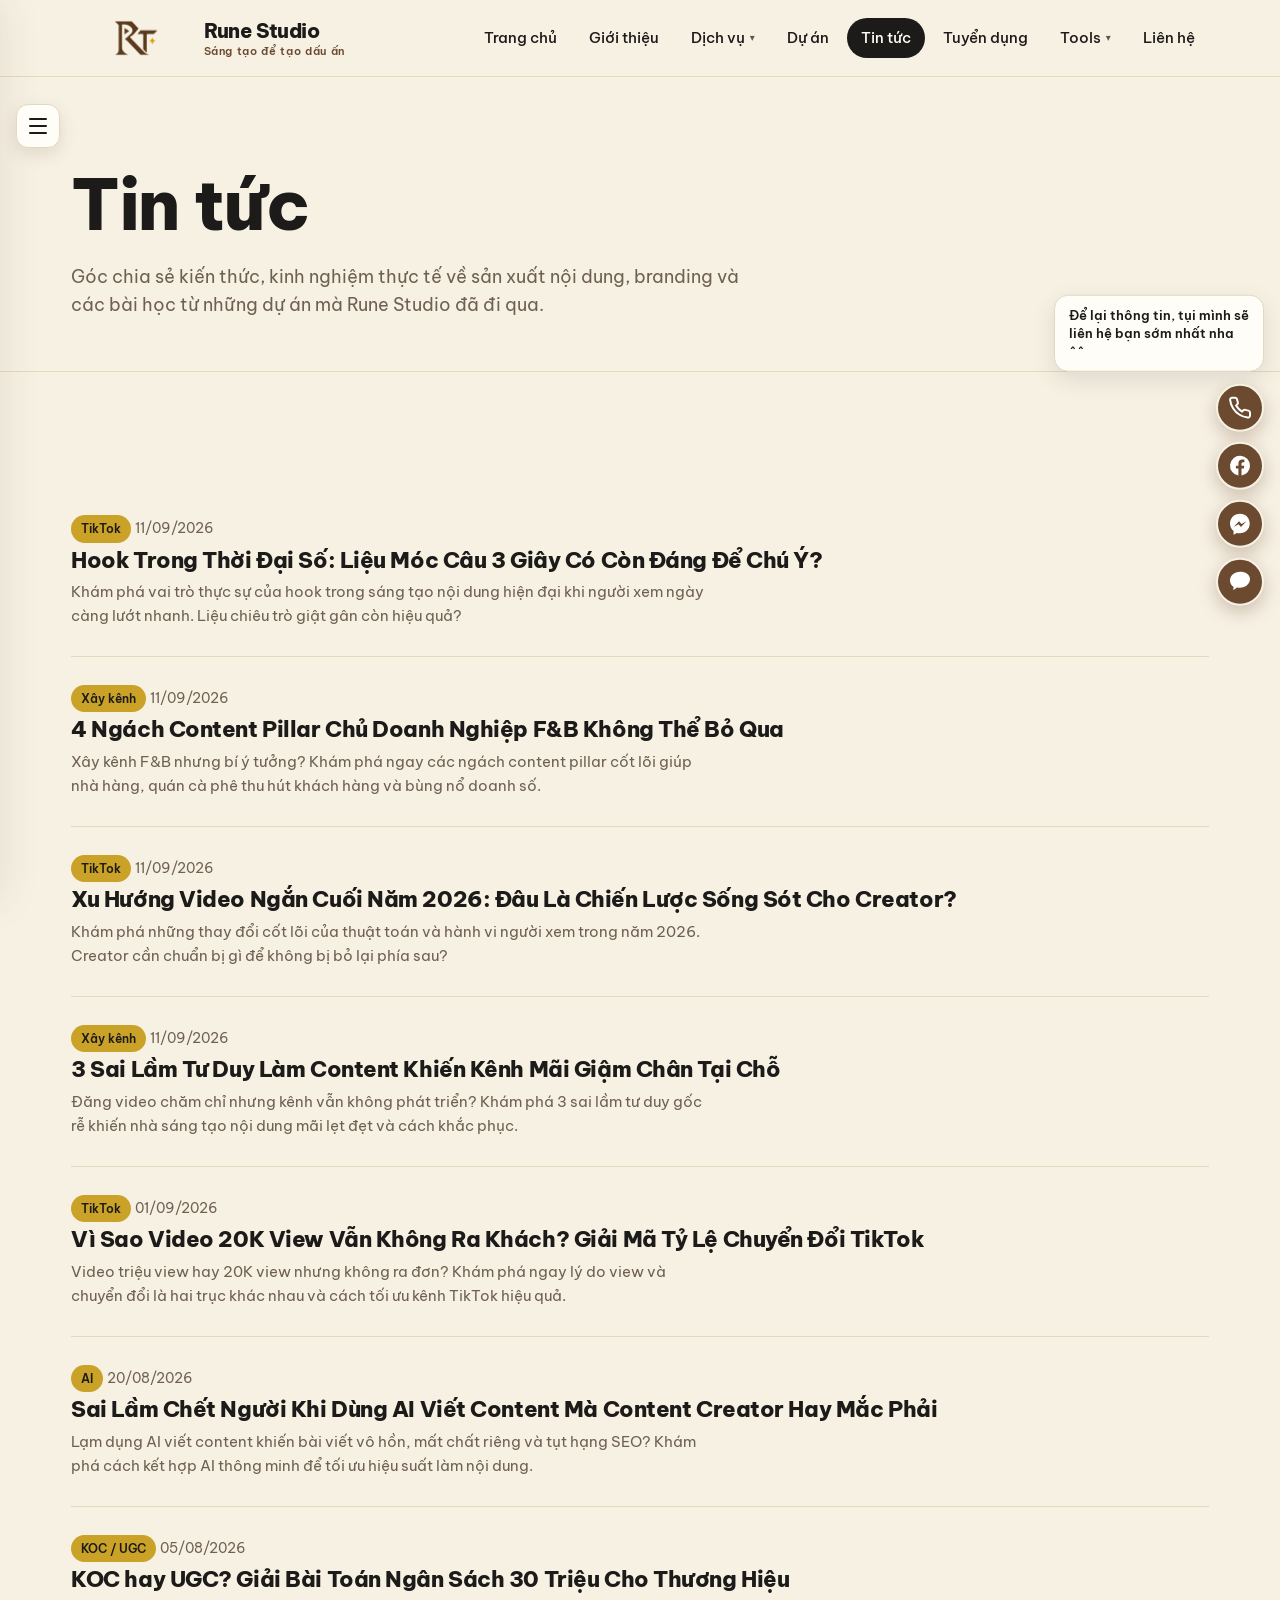
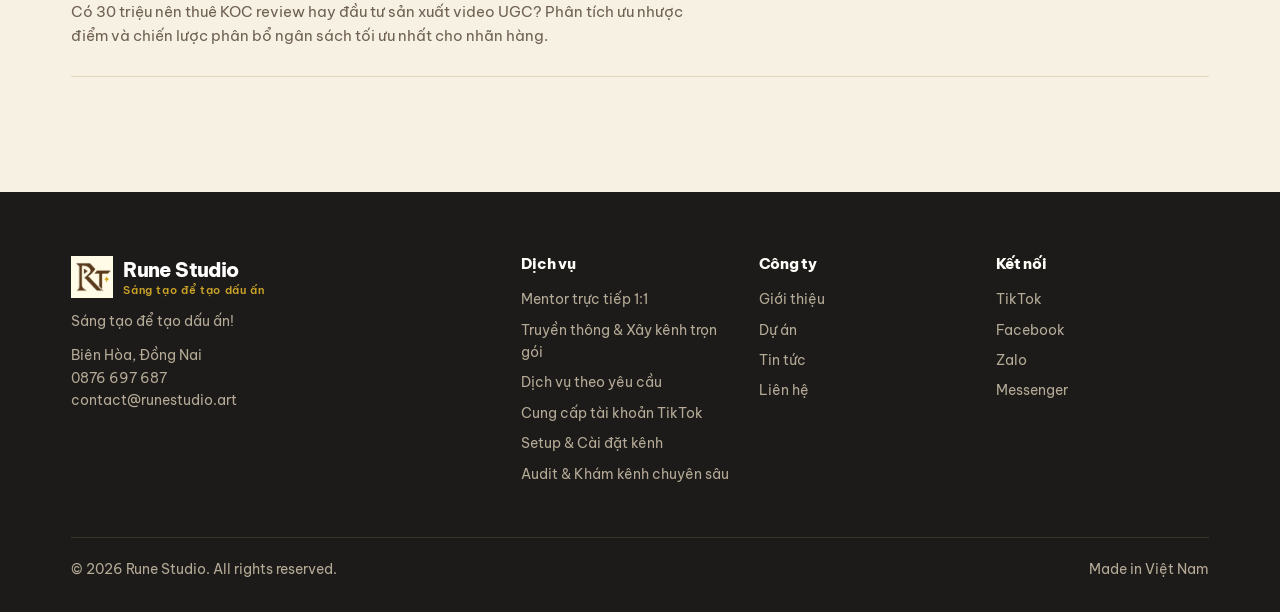
<file: tin-tuc.html>
<!DOCTYPE html>
<html lang="vi">
<head>
<meta charset="UTF-8">
<meta name="viewport" content="width=device-width, initial-scale=1">
<title>Tin tức — Rune Studio</title>
<meta name="description" content="Kinh nghiệm thật sau mỗi kênh Rune Studio vận hành: TikTok, content, KOC/UGC, personal branding.">
<meta property="og:type" content="website">
<meta property="og:site_name" content="Rune Studio">
<meta property="og:title" content="Tin tức — Rune Studio">
<meta property="og:description" content="Kinh nghiệm thật sau mỗi kênh Rune Studio vận hành: TikTok, content, KOC/UGC, personal branding.">
<meta property="og:image" content="https://runestudio.art/assets/uploads/share.jpg">
<meta name="twitter:card" content="summary_large_image">
<link rel="canonical" href="https://runestudio.art/tin-tuc.html">
<script>document.documentElement.classList.add('rs-boot');setTimeout(function(){document.documentElement.classList.remove('rs-boot')},2500);</script>
<link rel="stylesheet" href="css/style.css">
</head>
<body>
<div id="header"></div>
<div id="post-list">
<section class="page-hero"><div class="wrap">
  <h1 id="p-news-title">Tin tức</h1>
  <p class="lead" id="p-news-lead"></p>
</div></section>
<section class="section"><div class="wrap"><div id="posts"></div></div></section>
</div>
<div id="post-detail" style="display:none"></div>
<div id="footer"></div>
<script src="js/layout.js"></script>
<script src="js/main.js"></script>
<script>SITE_READY.then(async()=>{renderPageText(); if(!(await renderPostDetail("#post-list","#post-detail"))) renderPosts("#posts"); }).finally(()=>rsReady());</script>
</body>
</html>
</file>
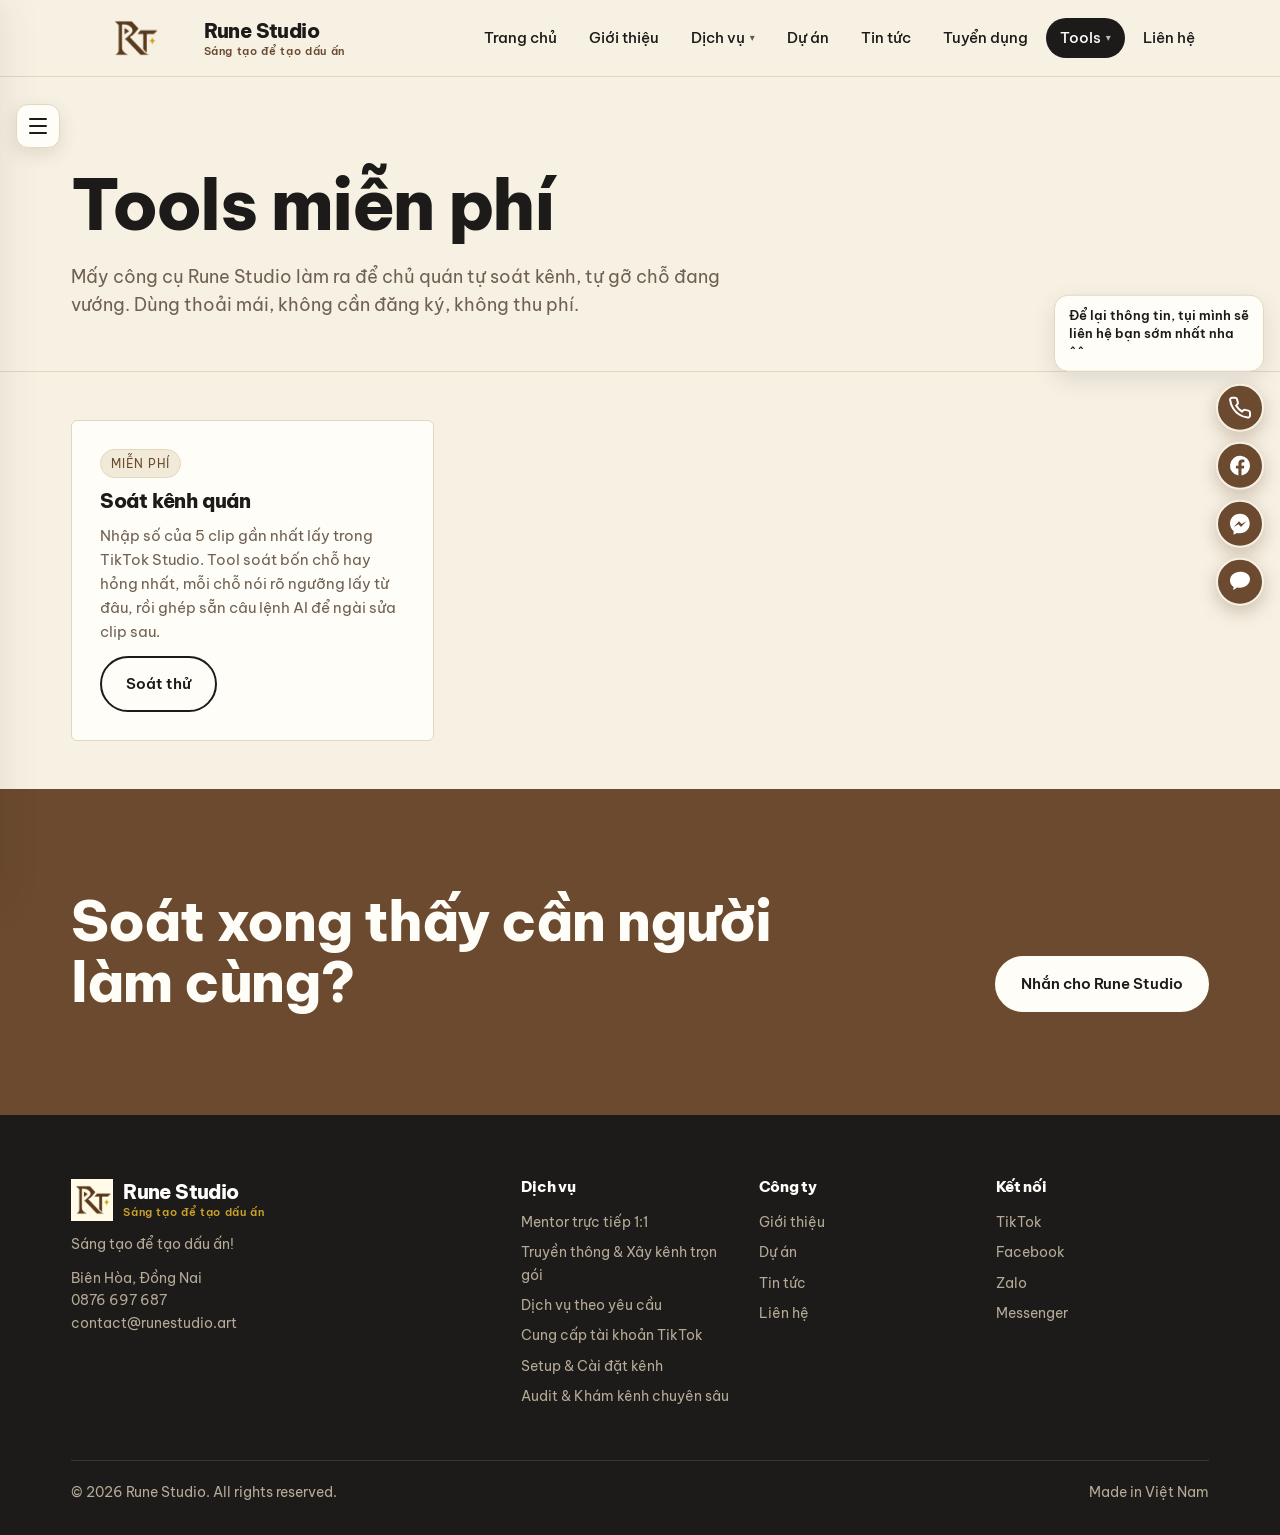
<file: tools.html>
<!DOCTYPE html>
<html lang="vi">
<head>
<meta charset="UTF-8">
<meta name="viewport" content="width=device-width, initial-scale=1">
<title>Tools — Rune Studio</title>
<meta name="description" content="Công cụ miễn phí cho chủ quán: soát kênh TikTok, tìm chỗ đang vướng, nhận câu lệnh AI để sửa clip.">
<meta property="og:type" content="website">
<meta property="og:site_name" content="Rune Studio">
<meta property="og:title" content="Tools — Rune Studio">
<meta property="og:description" content="Công cụ miễn phí cho chủ quán: soát kênh TikTok, tìm chỗ đang vướng, nhận câu lệnh AI để sửa clip.">
<meta property="og:image" content="https://runestudio.art/assets/uploads/share.jpg">
<meta name="twitter:card" content="summary_large_image">
<link rel="canonical" href="https://runestudio.art/tools.html">
<script>document.documentElement.classList.add('rs-boot');setTimeout(function(){document.documentElement.classList.remove('rs-boot')},2500);</script>
<link rel="stylesheet" href="css/style.css">
<style>
/* Nhãn nhỏ góc thẻ tool — chỉ dùng ở trang này */
.tool-badge{display:inline-block;align-self:flex-start;font-size:12px;letter-spacing:.06em;
  text-transform:uppercase;padding:4px 10px;border-radius:999px;
  background:var(--sand,#F2EAD9);color:var(--signal,#6B4A2F);border:1px solid var(--mist)}
.tool-empty{color:var(--smoke);font-size:15px}
</style>
</head>
<body>
<div id="header"></div>

<section class="page-hero"><div class="wrap">
  <h1 id="tools-title">Tools miễn phí</h1>
  <p class="lead" id="tools-lead"></p>
</div></section>

<div class="wrap">
  <div class="grid grid-3" id="tools-list" style="margin:48px 0"></div>
</div>

<section class="cta"><div class="wrap">
  <h2 id="tools-cta-title"></h2>
  <a class="btn" id="tools-cta-btn" href="lien-he.html"></a>
</div></section>

<div id="footer"></div>
<script src="js/layout.js"></script>
<script src="js/main.js"></script>
<script>
/* Trang Tools — nội dung lấy từ content/tools.json, sửa trong /admin → Tools.
   Dựng ngay tại đây để khỏi phải đụng vào js/main.js. */
SITE_READY.then(async () => {
  var T = {};
  try { T = await loadJSON('content/tools.json'); } catch (e) { T = {}; }

  var dat = function (id, v) {
    var el = document.getElementById(id);
    if (el && v) el.textContent = v;
  };
  dat('tools-title', T.page_title);
  dat('tools-lead', T.page_lead);
  dat('tools-cta-title', T.cta_title);
  dat('tools-cta-btn', T.cta_btn);

  var nut = document.getElementById('tools-cta-btn');
  if (nut && T.cta_link) nut.setAttribute('href', T.cta_link);
  /* Chưa điền chữ cho khối kêu gọi thì ẩn luôn, đỡ hở một mảng trống */
  if (!T.cta_title && !T.cta_btn) {
    var kh = document.querySelector('.cta');
    if (kh) kh.hidden = true;
  }

  var ds = (T.tools || []).filter(function (t) { return t && t.title && t.link; });
  var o = document.getElementById('tools-list');
  if (!o) return;

  if (!ds.length) {
    o.innerHTML = '<p class="tool-empty">Chưa có tool nào. Thêm trong /admin → Tools.</p>';
    return;
  }

  o.innerHTML = ds.map(function (t) {
    return '<div class="card">' +
      (t.badge ? '<span class="tool-badge">' + esc(t.badge) + '</span>' : '') +
      '<h3>' + esc(t.title) + '</h3>' +
      (t.summary ? '<p>' + esc(t.summary) + '</p>' : '') +
      '<a class="btn btn--ghost" href="' + esc(t.link) + '">' +
        esc(t.cta || 'Dùng thử') + '</a>' +
    '</div>';
  }).join('');
}).finally(function () { rsReady(); });
</script>
</body>
</html>
</file>
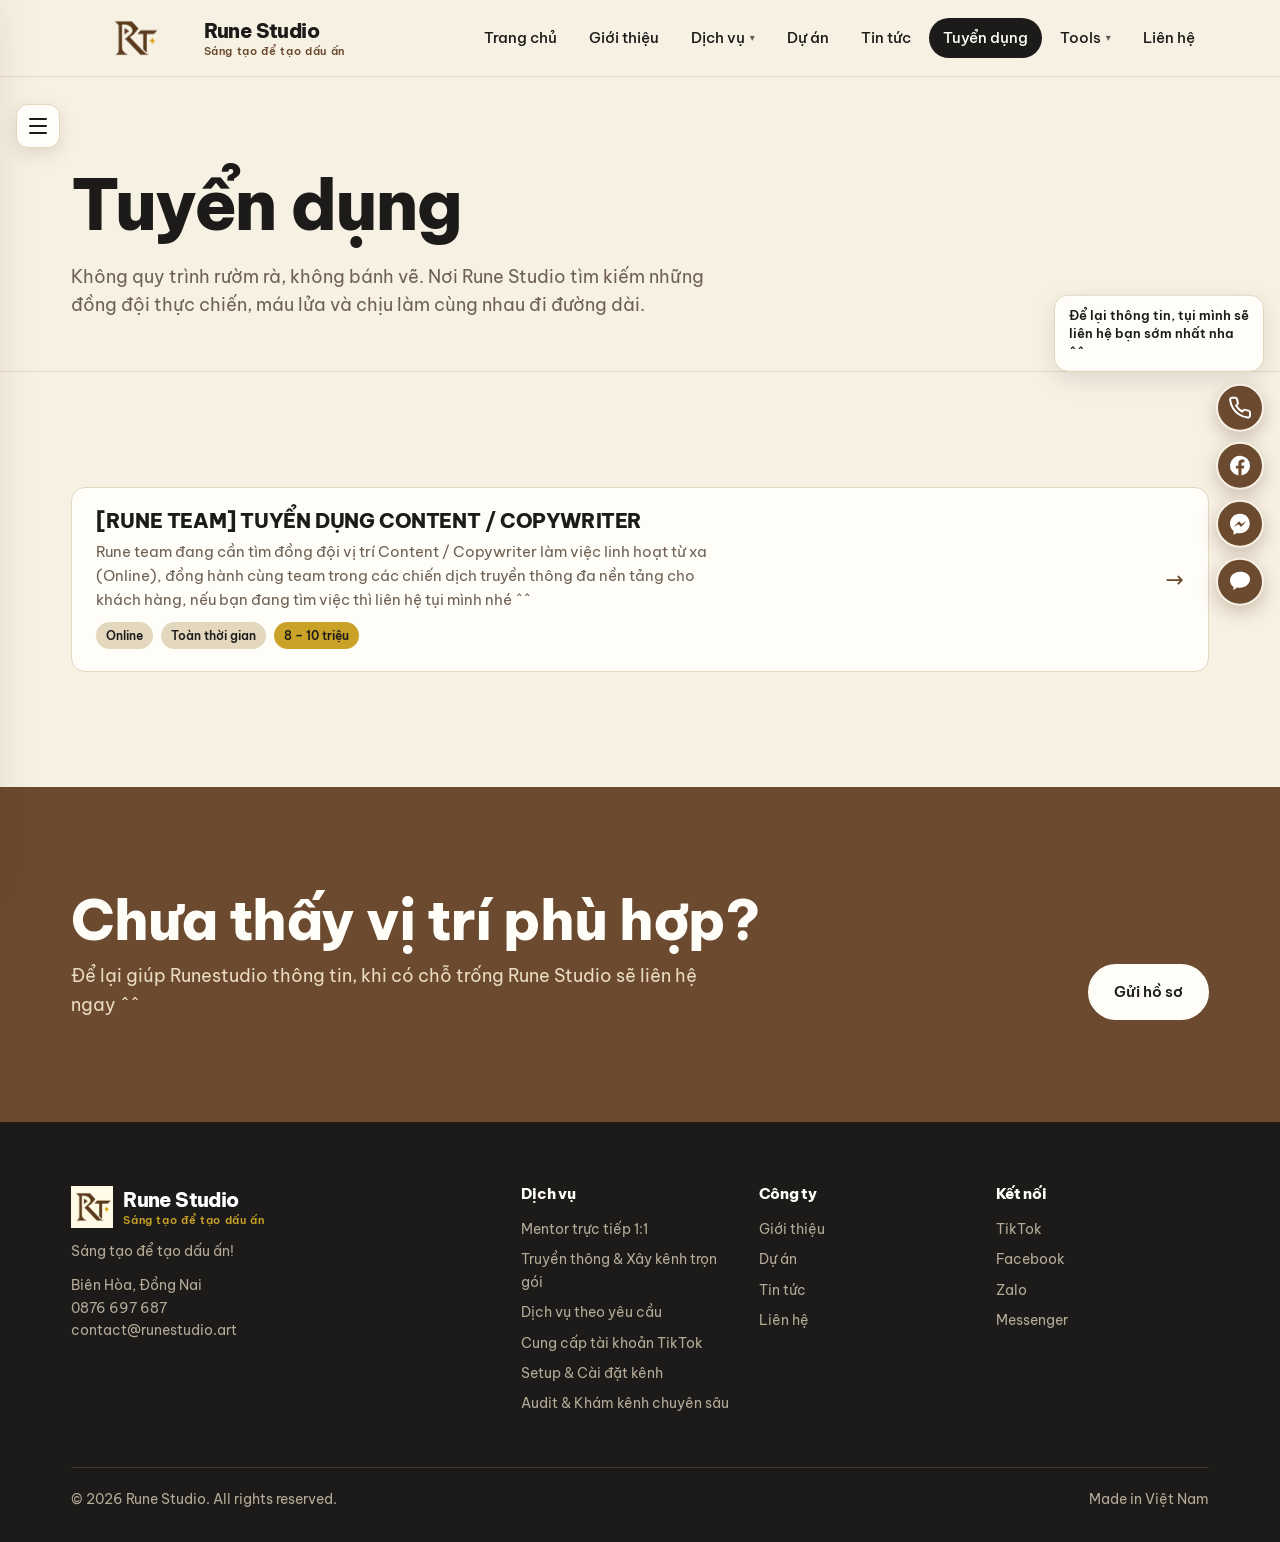
<file: tuyen-dung.html>
<!DOCTYPE html>
<html lang="vi">
<head>
<meta charset="UTF-8">
<meta name="viewport" content="width=device-width, initial-scale=1">
<title>Tuyển dụng — Rune Studio</title>
<meta name="description" content="Rune Studio đang tìm người cùng làm content, TikTok và thiết kế tại Biên Hòa, Đồng Nai.">
<meta property="og:type" content="website">
<meta property="og:site_name" content="Rune Studio">
<meta property="og:title" content="Tuyển dụng — Rune Studio">
<meta property="og:description" content="Rune Studio đang tìm người cùng làm content, TikTok và thiết kế tại Biên Hòa, Đồng Nai.">
<meta property="og:image" content="https://runestudio.art/assets/uploads/share.jpg">
<meta name="twitter:card" content="summary_large_image">
<link rel="canonical" href="https://runestudio.art/tuyen-dung.html">
<script>document.documentElement.classList.add('rs-boot');setTimeout(function(){document.documentElement.classList.remove('rs-boot')},2500);</script>
<link rel="stylesheet" href="css/style.css">
</head>
<body>
<div id="header"></div>
<div id="job-list">
<section class="page-hero"><div class="wrap">
  <h1 id="p-job-title">Tuyển dụng</h1>
  <p class="lead" id="p-job-lead"></p>
</div></section>
<section class="section"><div class="wrap"><div class="jobs" id="jobs"></div></div></section>
<section class="cta"><div class="wrap"><div><h2 id="p-job-cta-title"></h2><p class="lead" id="p-job-cta-lead" style="margin-top:12px"></p></div><a class="btn" id="p-job-cta-btn" href="lien-he.html"></a></div></section>
</div>
<div id="job-detail" style="display:none"></div>

<div id="footer"></div>
<script src="js/layout.js"></script>
<script src="js/main.js"></script>
<script>SITE_READY.then(async()=>{await renderPageText(); if(!(await renderJobDetail("#job-list","#job-detail"))) renderJobs("#jobs"); initApplyCTA(); }).finally(()=>rsReady());</script>

</body>
</html>
</file>
<file: css/style.css>
/* ============================================================
   RUNESTUDIO — style.css
   Đổi màu/font: sửa các biến trong :root bên dưới là đủ.
   ============================================================ */
@import url('https://fonts.googleapis.com/css2?family=Be+Vietnam+Pro:wght@400;500;600;800&display=swap');

:root{
  --ink:#1C1B19;        /* chữ chính, nền tối */
  --paper:#F7F1E4;      /* nền sáng */
  --white:#FFFDF8;
  --mist:#E3D7BE;       /* viền, nền phụ */
  --smoke:#6F6152;      /* chữ phụ */
  --signal:#6B4A2F;     /* màu nhấn chính (đổi theo brand) */
  --pulse:#C9A227;      /* màu nhấn phụ (link, tag) */
  --font:'Be Vietnam Pro',system-ui,sans-serif;
  --max:1240px;
  --gutter:clamp(20px,4vw,56px);
  --r:6px;
}
*{box-sizing:border-box;margin:0;padding:0}
html.rs-boot body{opacity:0}
body{opacity:1;transition:opacity .18s ease}
html{scroll-behavior:smooth}
@media (prefers-reduced-motion:reduce){html{scroll-behavior:auto}*{animation:none!important;transition:none!important}}
body{font-family:var(--font);color:var(--ink);background:var(--paper);line-height:1.6;font-size:16px;-webkit-font-smoothing:antialiased}
img,svg{display:block;max-width:100%}
a{color:inherit;text-decoration:none}
ul{list-style:none}
:focus-visible{outline:3px solid var(--pulse);outline-offset:3px}

/* ---------- Type ---------- */
h1,h2,h3,h4{line-height:1.08;letter-spacing:-.02em;font-weight:800}
h1{font-size:clamp(40px,7.2vw,104px)}
h2{font-size:clamp(30px,4.4vw,56px)}
h3{font-size:clamp(20px,2.2vw,26px)}
h4{font-size:18px}
p{max-width:64ch}
.lead{font-size:clamp(17px,1.4vw,20px);color:var(--smoke);max-width:56ch}
.small{font-size:14px;color:var(--smoke)}

/* ---------- Layout ---------- */
.wrap{max-width:var(--max);margin:0 auto;padding:0 var(--gutter)}
.section{padding:clamp(64px,9vw,128px) 0}
.section--tight{padding:clamp(40px,6vw,80px) 0}
.section--dark{background:var(--ink);color:var(--paper)}
.section--dark .lead,.section--dark .small{color:#B5AA97}
.section--white{background:var(--white)}
.head{display:grid;grid-template-columns:1fr;gap:16px;margin-bottom:clamp(32px,4vw,56px)}
.head--split{grid-template-columns:1fr 1fr;align-items:end}
.head--split .lead{justify-self:end;max-width:44ch}
@media (max-width:760px){.head--split{grid-template-columns:1fr}.head--split .lead{justify-self:start}}
.grid{display:grid;gap:24px}
.grid-2{grid-template-columns:repeat(2,1fr)}
.grid-3{grid-template-columns:repeat(3,1fr)}
.grid-4{grid-template-columns:repeat(4,1fr)}
@media (max-width:960px){.grid-3,.grid-4{grid-template-columns:repeat(2,1fr)}}
@media (max-width:600px){.grid-2,.grid-3,.grid-4{grid-template-columns:1fr}}

/* ---------- Buttons ---------- */
.btn{display:inline-flex;align-items:center;gap:10px;padding:14px 24px;border-radius:999px;font-weight:600;font-size:15px;border:2px solid var(--ink);background:var(--ink);color:var(--white);transition:transform .15s,background .15s;cursor:pointer}
.btn:hover{transform:translateY(-2px)}
.btn--signal{background:var(--signal);border-color:var(--signal)}
.btn--ghost{background:transparent;color:var(--ink)}
.section--dark .btn--ghost{color:var(--paper);border-color:var(--paper)}
.btn-row{display:flex;gap:12px;flex-wrap:wrap}

/* ---------- Header ---------- */
#header{position:sticky;top:0;z-index:60}
.header{background:rgba(247,241,228,.92);backdrop-filter:blur(12px);border-bottom:1px solid var(--mist)}
.header .wrap{display:flex;align-items:center;justify-content:space-between;height:76px;position:relative}
.logo{font-weight:800;font-size:22px;letter-spacing:-.04em;display:flex;align-items:center;gap:8px}
.logo > i{width:12px;height:12px;background:var(--signal);border-radius:2px;transform:rotate(45deg);flex:none}
.nav{display:flex;gap:4px}
.nav a{padding:8px 14px;border-radius:999px;font-weight:500;font-size:15px}
.nav a:hover,.nav a.is-active{background:var(--ink);color:var(--white)}
.nav-toggle{display:none;background:none;border:0;font:inherit;font-weight:600;cursor:pointer;padding:8px}
@media (max-width:900px){
  .nav-toggle{display:block}
  .nav{display:none;position:absolute;top:68px;left:0;right:0;background:var(--paper);border-bottom:1px solid var(--mist);flex-direction:column;padding:12px var(--gutter) 20px}
  .nav.is-open{display:flex}
  .nav a{padding:12px 14px;font-size:18px}
}

/* ---------- Hero (trang chủ) ---------- */
.hero{padding:clamp(56px,9vw,120px) 0 0;overflow:hidden}
.hero h1{max-width:14ch}
.hero h1 .line{display:block}
.hero-row{display:grid;grid-template-columns:1.4fr 1fr;gap:40px;align-items:end;margin-top:32px}
@media (max-width:900px){.hero-row{grid-template-columns:1fr}}
.ticker{margin-top:clamp(40px,6vw,72px);border-top:2px solid var(--ink);border-bottom:2px solid var(--ink);overflow:hidden;white-space:nowrap;background:var(--white)}
.ticker-track{display:inline-flex;animation:tick 32s linear infinite}
.ticker span{padding:14px 28px;font-weight:600;font-size:15px;border-right:1px solid var(--mist)}
.ticker span b{color:var(--signal)}
@keyframes tick{to{transform:translateX(-50%)}}

/* ---------- Placeholder ảnh (thay bằng <img> khi có ảnh thật) ---------- */
.ph{background:linear-gradient(135deg,#EDE3D2 0 40%,#DCCDB4 40% 41%,#EDE3D2 41%);aspect-ratio:4/3;border-radius:var(--r);display:flex;align-items:flex-end;padding:14px;color:var(--smoke);font-size:13px;font-weight:500;position:relative;overflow:hidden}
.ph--wide{aspect-ratio:16/9}
.ph--tall{aspect-ratio:3/4}
.ph--square{aspect-ratio:1}
.ph--9x16{aspect-ratio:9/16}
.ph--dark{background:linear-gradient(135deg,#2A2723 0 40%,#3C382F 40% 41%,#2A2723 41%);color:#8C8271}
.ph::before{content:"";position:absolute;inset:0;background:repeating-linear-gradient(-45deg,transparent 0 22px,rgba(0,0,0,.035) 22px 23px)}
.ph img{position:absolute;inset:0;width:100%;height:100%;object-fit:cover}

/* ---------- Cards / rows ---------- */
.card{background:var(--white);border:1px solid var(--mist);border-radius:var(--r);padding:28px;display:flex;flex-direction:column;gap:12px}
.card h3{font-size:20px}
.card p{color:var(--smoke);font-size:15px}
.card .btn{align-self:flex-start;margin-top:auto}
.section--dark .card{background:#26241F;border-color:#3A362E}
.section--dark .card p{color:#B5AA97}
.rows{border-top:1px solid var(--mist)}
.row{display:grid;grid-template-columns:80px 1fr 1fr;gap:24px;padding:28px 0;border-bottom:1px solid var(--mist);align-items:start}
.row .num{font-weight:800;font-size:28px;color:var(--signal)}
.row p{color:var(--smoke);font-size:15px}
@media (max-width:760px){.row{grid-template-columns:1fr}}
.tag{display:inline-block;padding:4px 10px;border-radius:999px;background:var(--mist);font-size:12px;font-weight:600}
.tag--pulse{background:var(--pulse);color:var(--ink)}
.tag--signal{background:var(--signal);color:#fff}

/* ---------- Dự án ---------- */
.project{display:flex;flex-direction:column;gap:12px}
.project h3{font-size:20px}
.project .meta{display:flex;gap:8px;flex-wrap:wrap;align-items:center;font-size:14px;color:var(--smoke)}
.filters{display:flex;gap:8px;flex-wrap:wrap;margin-bottom:32px}
.filters button{font:inherit;font-weight:600;font-size:14px;padding:9px 16px;border-radius:999px;border:1px solid var(--ink);background:transparent;cursor:pointer;color:var(--ink)}
.filters button.is-active,.filters button:hover{background:var(--ink);color:var(--white)}
.empty{padding:48px;text-align:center;color:var(--smoke);border:1px dashed var(--mist);border-radius:var(--r)}

/* ---------- Numbers ---------- */
.numbers{display:grid;grid-template-columns:repeat(4,1fr);border-top:2px solid var(--ink)}
.numbers div{padding:28px 0;border-right:1px solid var(--mist)}
.numbers div:last-child{border-right:0}
.numbers div:not(:first-child){padding-left:28px}
.numbers b{display:block;font-size:clamp(36px,4.5vw,64px);font-weight:800;letter-spacing:-.03em;line-height:1}
.numbers span{color:var(--smoke);font-size:14px}
@media (max-width:760px){.numbers{grid-template-columns:1fr 1fr}.numbers div{border-right:0;padding-left:0!important}}

/* ---------- Clients ---------- */
.clients{display:grid;grid-template-columns:repeat(6,1fr);gap:12px}
.clients div{height:72px;border:1px solid var(--mist);border-radius:var(--r);display:flex;align-items:center;justify-content:center;font-weight:600;color:var(--smoke);background:var(--white)}
@media (max-width:900px){.clients{grid-template-columns:repeat(3,1fr)}}

/* ---------- Gallery ---------- */
.gallery{display:grid;grid-template-columns:repeat(4,1fr);gap:12px}
.gallery .ph:nth-child(3n){grid-row:span 2;aspect-ratio:auto}
@media (max-width:760px){.gallery{grid-template-columns:repeat(2,1fr)}}

/* ---------- Team ---------- */

/* ---------- Insight ---------- */
.post{display:grid;grid-template-columns:200px 1fr;gap:24px;padding:28px 0;border-bottom:1px solid var(--mist)}
.post .ph{aspect-ratio:4/3}
.post h3{font-size:22px;margin:6px 0 8px}
.post p{color:var(--smoke);font-size:15px}
@media (max-width:600px){.post{grid-template-columns:1fr}}

/* ---------- CTA ---------- */
.cta{background:var(--signal);color:var(--white);padding:clamp(56px,8vw,104px) 0}
.cta h2{max-width:18ch}
.cta .lead{color:#EADCC2}
.cta .btn{background:var(--white);color:var(--ink);border-color:var(--white)}
.cta .wrap{display:grid;grid-template-columns:1fr auto;gap:32px;align-items:end}
@media (max-width:760px){.cta .wrap{grid-template-columns:1fr}}

/* ---------- Liên hệ ---------- */
.contact-grid{display:grid;grid-template-columns:1fr 1fr;gap:56px}
@media (max-width:900px){.contact-grid{grid-template-columns:1fr}}
.contact-links a{display:flex;justify-content:space-between;align-items:center;padding:20px 0;border-bottom:1px solid var(--mist);font-weight:600;font-size:18px}
.contact-links a:hover{color:var(--signal)}
.brief{background:var(--white);border:1px solid var(--mist);border-radius:var(--r);padding:32px}
.brief ol{padding-left:20px;display:flex;flex-direction:column;gap:12px;color:var(--smoke)}
.brief ol li::marker{color:var(--signal);font-weight:800}

/* ---------- Page hero (trang con) ---------- */
.page-hero{padding:clamp(48px,7vw,96px) 0 clamp(32px,4vw,56px);border-bottom:1px solid var(--mist)}
.page-hero h1{font-size:clamp(36px,5.5vw,76px);max-width:16ch}
.page-hero .lead{margin-top:20px}
.subnav{display:flex;gap:6px;flex-wrap:wrap;margin-top:32px}
.subnav a{font-size:14px;font-weight:600;padding:8px 14px;border:1px solid var(--mist);border-radius:999px;background:var(--white)}
.subnav a:hover{border-color:var(--ink)}

/* ---------- Two-col block ---------- */
.two{display:grid;grid-template-columns:1fr 1fr;gap:56px;align-items:center}
.two.flip>:first-child{order:2}
@media (max-width:900px){.two{grid-template-columns:1fr;gap:28px}.two.flip>:first-child{order:0}}
.check{display:flex;flex-direction:column;gap:10px;margin-top:20px}
.check li{display:flex;gap:12px;align-items:flex-start}
.check li::before{content:"";flex:none;width:8px;height:8px;margin-top:9px;background:var(--signal);border-radius:50%}
.block{padding:clamp(40px,6vw,80px) 0;border-bottom:1px solid var(--mist)}
.block:last-child{border-bottom:0}

/* ---------- Footer ---------- */
.footer{background:var(--ink);color:#B5AA97;padding:64px 0 32px;font-size:14px}
.footer .grid{grid-template-columns:2fr 1fr 1fr 1fr}
@media (max-width:760px){.footer .grid{grid-template-columns:1fr 1fr}}
.footer .logo{color:var(--white);margin-bottom:12px}
.footer h4{color:var(--white);margin-bottom:12px;font-size:15px}
.footer li{padding:4px 0}
.footer a:hover{color:var(--white)}
.footer .bottom{margin-top:48px;padding-top:20px;border-top:1px solid #3A362E;display:flex;justify-content:space-between;flex-wrap:wrap;gap:8px}

/* ---------- Video nhúng & trang chi tiết ---------- */
.video{position:relative;width:100%;border-radius:var(--r);overflow:hidden;background:#000;margin-bottom:32px}
.video iframe{position:absolute;inset:0;width:100%;height:100%;border:0}
.video--16x9{aspect-ratio:16/9}
.video--9x16{aspect-ratio:9/16;max-width:360px;margin-left:auto;margin-right:auto}
.detail > *{max-width:820px}
.detail .ph{margin-bottom:32px}
.prose p{margin-bottom:16px;max-width:none}
.prose h2,.prose h3{margin:32px 0 12px}
.prose ul,.prose ol{padding-left:22px;margin-bottom:16px}
.prose li{margin-bottom:6px}
.prose img{border-radius:var(--r);margin:16px 0}
.prose strong{font-weight:700}
.project{color:inherit}

/* ---------- Hero kiểu 2 ---------- */
.hero2{padding:clamp(40px,6vw,80px) 0 0;background:radial-gradient(900px 500px at 80% 0%,#EFE0C2 0%,var(--paper) 60%);overflow:hidden}
.hero2-grid{display:grid;grid-template-columns:1.05fr 1fr;gap:clamp(32px,5vw,72px);align-items:center}
@media (max-width:960px){.hero2-grid{grid-template-columns:1fr}}
.hero2 h1{font-size:clamp(36px,4.8vw,66px);max-width:14ch;margin-bottom:16px}
.hero2 .lead{margin-bottom:24px}
.hero2 .btn-row{margin-bottom:28px}
.btn .btn--sm,.btn--sm{padding:9px 16px;font-size:13px}
.stats{display:grid;grid-template-columns:repeat(4,1fr);gap:10px;margin-bottom:24px}
@media (max-width:600px){.stats{grid-template-columns:repeat(2,1fr)}}
.stat{background:var(--white);border:1px dashed var(--mist);border-radius:14px;padding:14px 12px;text-align:left}
.stat span{display:block;font-size:10px;font-weight:700;letter-spacing:.04em;text-transform:uppercase;color:var(--smoke);white-space:nowrap;overflow:hidden;text-overflow:ellipsis}
.stat b{display:block;font-size:clamp(26px,2.4vw,34px);margin-top:6px;letter-spacing:-.03em;line-height:1}
.highlight{display:grid;grid-template-columns:44% 1fr;gap:18px;background:var(--white);border:1px solid var(--mist);border-radius:18px;padding:12px;color:inherit;transition:transform .15s,box-shadow .15s}
.highlight:hover{transform:translateY(-2px);box-shadow:0 12px 32px rgba(60,40,20,.10)}
.highlight .ph{border-radius:12px;aspect-ratio:auto;height:100%;min-height:150px;width:100%}
@media (max-width:600px){.highlight{grid-template-columns:1fr}}
.highlight-body{padding:6px 8px 6px 0;min-width:0;display:flex;flex-direction:column;gap:6px}
.highlight-label{font-size:11px;font-weight:700;letter-spacing:.08em;text-transform:uppercase;color:var(--signal)}
.highlight-label::after{content:'';display:block;width:26px;height:2px;background:var(--pulse);margin-top:5px}
.highlight h3{font-size:17px;line-height:1.3;overflow-wrap:anywhere}
.highlight .small{margin:0}
.highlight .btn--sm{align-self:flex-start;margin-top:8px}
.poster{aspect-ratio:1;border-radius:22px;overflow:hidden;box-shadow:0 30px 60px rgba(60,40,20,.20);transform:rotate(-3deg);background:var(--ink)}
.poster img,.poster .ph{width:100%;height:100%;object-fit:cover;aspect-ratio:1;border-radius:0}
@media (max-width:960px){.poster{transform:none;max-width:520px;margin:0 auto}}
.hero2 .ticker{margin-top:clamp(40px,6vw,72px)}
/* ---------- Logo ảnh (up trong /admin) ---------- */
.header .wrap{min-height:76px;height:auto;gap:16px}
.logo{gap:10px;flex:0 0 auto;min-width:0;line-height:1}
.logo img{height:46px!important;max-height:46px;width:auto!important;max-width:200px;display:block;object-fit:contain;flex:none}
.logo-text{display:flex;flex-direction:column;line-height:1.15;white-space:nowrap}
.logo-text b{font-size:20px;font-weight:800;letter-spacing:-.03em}
.logo-text i{display:block;width:auto;height:auto;background:none;border-radius:0;transform:none;font-style:normal;font-weight:600;font-size:11px;letter-spacing:.06em;color:var(--signal);margin-top:3px}
.footer .logo-text b{color:#fff}
.footer .logo-text i{color:var(--pulse)}
.nav{flex:0 1 auto}
.nav a{white-space:nowrap}
.footer .logo{display:flex;align-items:center;gap:10px}
.footer .logo img{height:42px!important;max-height:42px;max-width:180px;width:auto!important;object-fit:contain}
@media (max-width:1100px){.nav a{padding:8px 10px;font-size:14px}}
@media (max-width:900px){
  .header .wrap{min-height:68px}
  .logo img{height:38px!important;max-height:38px}
  .logo-text b{font-size:18px}
  .logo-text i{font-size:10px}
  .nav{top:68px}
}
@media (max-width:600px){
  .logo img{height:34px!important;max-height:34px;max-width:130px}
  .logo-text b{font-size:16px}
  .logo-text i{font-size:9px;letter-spacing:.04em}
}

/* ---------- Cột nút liên hệ nổi bên phải ---------- */
.dock{position:fixed;right:16px;top:50%;transform:translateY(-50%);z-index:70;display:flex;flex-direction:column;align-items:flex-end;gap:10px}
.dock-note{max-width:210px;background:var(--white);border:1px solid var(--mist);border-radius:14px;padding:10px 14px;font-size:13px;font-weight:600;line-height:1.4;box-shadow:0 8px 24px rgba(0,0,0,.10);margin-bottom:2px}
.dock-note:hover{border-color:var(--signal)}
.dock-btn{width:48px;height:48px;border:2px solid var(--paper);padding:0;border-radius:50%;background:var(--signal);color:#fff;display:flex;align-items:center;justify-content:center;box-shadow:0 6px 18px rgba(107,74,47,.30);transition:transform .15s;position:relative}
.dock-btn:hover{transform:scale(1.08)}
.dock-ico{width:24px;height:24px;display:block}
.dock-ico svg{width:100%;height:100%;display:block}
.dock-tip{position:absolute;right:58px;top:50%;transform:translateY(-50%);background:var(--ink);color:#fff;font-size:13px;font-weight:600;padding:6px 10px;border-radius:8px;white-space:nowrap;opacity:0;pointer-events:none;transition:opacity .15s}
.dock-btn:hover .dock-tip{opacity:1}
@media (max-width:900px){
  .dock{right:10px;gap:8px}
  .dock-note{display:none}
  .dock-btn{width:42px;height:42px}
  .dock-ico{width:21px;height:21px}
  .dock-tip{display:none}
}

/* ---------- Form liên hệ ---------- */
.form{display:flex;flex-direction:column;gap:16px;margin-top:8px}
.field{display:flex;flex-direction:column;gap:6px}
.field label{font-size:13px;font-weight:700}
.field .hint{font-size:12px;color:var(--smoke);font-weight:400}
.field input,.field textarea{font:inherit;font-size:15px;text-overflow:ellipsis;padding:12px 14px;border:1px solid var(--mist);border-radius:10px;background:var(--white);color:var(--ink);width:100%}
.field textarea{min-height:110px;resize:vertical}
.field input:focus,.field textarea:focus{outline:none;border-color:var(--signal);box-shadow:0 0 0 3px rgba(107,74,47,.18)}
.field-row{display:grid;grid-template-columns:1fr 1fr;gap:16px}
@media (max-width:600px){.field-row{grid-template-columns:1fr}}
.field input::placeholder,.field textarea::placeholder{color:#A2937E;font-style:italic}
.form .btn{align-self:flex-start;border:0;cursor:pointer}
.form-note{font-size:13px;color:var(--smoke)}
.form-ok{display:none;background:#F5EDDC;border:1px solid var(--signal);border-radius:12px;padding:20px;margin-top:8px}
.form-ok h3{font-size:18px;margin-bottom:6px}
.form-ok p{font-size:15px;color:var(--smoke)}
.hp{position:absolute;left:-9999px}

/* ---------- Menu có mục con ---------- */
.has-sub{position:relative}
.has-sub>a{display:inline-flex;align-items:center;gap:5px;padding:8px 14px;border-radius:999px;font-weight:500;font-size:15px}
.has-sub>a:hover,.has-sub.is-active>a{background:var(--ink);color:var(--white)}
.caret{font-size:10px;opacity:.7}
.sub{position:absolute;top:100%;left:0;min-width:220px;background:var(--white);border:1px solid var(--mist);border-radius:12px;padding:8px;box-shadow:0 14px 34px rgba(60,40,20,.14);display:none;z-index:80}
.has-sub:hover .sub,.has-sub:focus-within .sub{display:block}
.sub a{display:block;padding:9px 12px;border-radius:8px;font-size:14px;font-weight:500;white-space:normal}
.sub a:hover{background:var(--paper);color:var(--signal)}
@media (max-width:900px){
  .has-sub{width:100%}
  .has-sub>a{width:100%;padding:12px 14px;font-size:18px;border-radius:0;justify-content:space-between}
  .sub{position:static;display:block;border:0;box-shadow:none;background:transparent;padding:0 0 6px 14px;min-width:0}
  .sub a{padding:8px 0;font-size:15px}
}

/* ---------- Tuyển dụng ---------- */
.jobs{display:grid;gap:16px}
.job{display:grid;grid-template-columns:1fr auto;gap:20px;align-items:center;background:var(--white);border:1px solid var(--mist);border-radius:14px;padding:22px 24px;color:inherit;transition:transform .15s,box-shadow .15s}
.job:hover{transform:translateY(-2px);box-shadow:0 12px 30px rgba(60,40,20,.10)}
.job h3{font-size:20px;margin-bottom:8px}
.job p{color:var(--smoke);font-size:15px;margin-bottom:10px}
.job-meta{display:flex;gap:8px;flex-wrap:wrap}
.job-arrow{font-size:22px;color:var(--signal);flex:none}
.job.is-closed{opacity:.6}
@media (max-width:600px){.job{grid-template-columns:1fr}.job-arrow{display:none}}
.prose blockquote{border-left:3px solid var(--pulse);padding-left:16px;margin:16px 0;color:var(--smoke)}
.prose code{background:var(--mist);padding:2px 6px;border-radius:5px;font-size:14px}
.prose hr{border:0;border-top:1px solid var(--mist);margin:28px 0}
.prose a{text-decoration:underline;color:var(--signal)}
.prose h2{font-size:26px}
.prose h3{font-size:21px}
.prose ul{list-style:disc}
.prose ol{list-style:decimal}
.prose li::marker{color:var(--signal)}
.prose img{max-width:100%;height:auto;display:block}

/* ---------- Nội dung có định dạng do admin chèn ---------- */
.prose figure{margin:20px 0}
.prose figure img{width:100%;height:auto;border-radius:var(--r)}
.prose figcaption{font-size:13px;color:var(--smoke);margin-top:8px;font-style:italic}
.prose p[data-rs]{max-width:none;margin-bottom:16px}
.prose p[data-rs-btn]{margin:20px 0}
.prose p[data-rs-btn] .btn{display:inline-flex}
.prose .btn{text-decoration:none;color:#fff}
.prose .btn--ghost{color:var(--ink)}

/* ---------- Trang Giới thiệu ---------- */
.about-body .prose{max-width:56ch}
.vm{display:grid;grid-template-columns:1fr 1fr;gap:24px}
@media (max-width:760px){.vm{grid-template-columns:1fr}}
@media (max-width:600px){.stat span{font-size:9px}.stat b{font-size:24px}}

/* Mô tả nhiều dòng trong Năng lực / Tầm nhìn / Sứ mệnh */
.prose--sm p{font-size:15px;color:var(--smoke);margin-bottom:10px;max-width:none}
.prose--sm p:last-child{margin-bottom:0}
.prose--sm ul,.prose--sm ol{margin:0 0 10px;padding-left:20px}
.prose--sm li{font-size:15px;color:var(--smoke);margin-bottom:6px}
.card .prose--sm p,.card .prose--sm li{color:var(--smoke)}
.row .prose--sm{margin:0}
.prose.lead p{margin-bottom:12px}
.prose.lead p:last-child{margin-bottom:0}
.prose.lead ul{padding-left:20px;list-style:disc}
/* Giữ xuống dòng cho các đoạn mô tả ngắn ở thẻ */
.job p,.project .meta,.post p{white-space:pre-line}

.gal-link{display:block}
.gal-link .ph{transition:transform .15s}
.gal-link:hover .ph{transform:scale(1.02)}
.clients a{display:block}
.row h3 a{text-decoration:none}
.row h3 a:hover{color:var(--signal)}
.card--link[data-href]:hover{box-shadow:0 12px 30px rgba(60,40,20,.10)}

/* ---------- Nút lên đầu trang ---------- */
.totop{position:fixed;right:16px;bottom:20px;z-index:75;width:48px;height:48px;border:2px solid var(--paper);border-radius:50%;background:var(--ink);color:#fff;display:flex;align-items:center;justify-content:center;cursor:pointer;box-shadow:0 6px 18px rgba(0,0,0,.28);opacity:0;visibility:hidden;transform:translateY(10px);transition:opacity .2s,transform .2s,visibility .2s;padding:0}
.totop.is-on{opacity:1;visibility:visible;transform:none}
.totop svg{width:22px;height:22px}
.totop:hover{transform:scale(1.08)}
@media (max-width:900px){.totop{right:10px;bottom:14px;width:42px;height:42px}.totop svg{width:19px;height:19px}}

/* video TikTok nhúng ở trang chủ */
.tt-embed{position:relative;aspect-ratio:9/16;border-radius:var(--r);overflow:hidden;background:var(--ink)}
.tt-embed iframe{position:absolute;inset:0;width:100%;height:100%;border:0}

/* bài tin tức không còn ảnh */
.post--notext{grid-template-columns:1fr}



/* ---------- Đội ngũ (trang Giới thiệu) ---------- */
#ab-team{display:flex!important;flex-wrap:wrap;justify-content:center;gap:28px 24px}
.member{text-align:center;width:170px;flex:0 0 auto}
.member .ph{aspect-ratio:3/4!important;width:100%;border-radius:12px;align-items:flex-end}
.member .ph img{aspect-ratio:3/4;object-fit:cover}
.member h4{margin-top:12px;font-size:16px;font-weight:700}
@media (max-width:900px){#ab-team{gap:24px 20px}.member{width:150px}}
@media (max-width:600px){#ab-team{gap:20px 16px}.member{width:calc(50% - 8px);max-width:150px}}

/* Khối 2 cột khi không có ảnh -> 1 cột */
.two--solo{grid-template-columns:1fr!important}
.two--solo .prose,.two--solo .lead{max-width:64ch}

/* ---------- Không có ảnh thì không chừa chỗ ---------- */
.project.no-img .ph{display:none}
.member.no-img{width:auto;min-width:120px}
.member.no-img h4{margin-top:0;padding:14px 18px;background:var(--white);border:1px solid var(--mist);border-radius:12px}
.highlight.no-img{grid-template-columns:1fr}
.hero2--solo{grid-template-columns:1fr}
.hero2--solo h1{max-width:18ch}
.clients img{max-height:44px;width:auto}


/* ---------- Thanh mục lục bên trái — đóng/mở bằng nút 3 gạch ---------- */
.pagenav{position:fixed;left:0;top:0;bottom:0;width:260px;z-index:66;
  background:var(--white);border-right:1px solid var(--mist);
  padding:96px 20px 28px;overflow-y:auto;
  transform:translateX(-100%);transition:transform .22s ease;box-shadow:0 0 40px rgba(60,40,20,.10)}
html.pagenav-open .pagenav{transform:none}
.pagenav-title{font-size:11px;font-weight:800;letter-spacing:.09em;text-transform:uppercase;color:var(--smoke);margin-bottom:14px}
.pagenav nav{display:flex;flex-direction:column;border-left:2px solid var(--mist)}
.pagenav a{display:-webkit-box;-webkit-line-clamp:2;-webkit-box-orient:vertical;overflow:hidden;
  padding:9px 0 9px 14px;font-size:13.5px;line-height:1.35;color:var(--smoke);
  border-left:2px solid transparent;margin-left:-2px;text-decoration:none}
.pagenav a:hover{color:var(--ink)}
.pagenav a.is-now{color:var(--signal);font-weight:700;border-left-color:var(--signal)}
.pagenav a.pn-sub{padding-left:26px;font-size:12.5px}

.pagenav-toggle{position:fixed;left:16px;top:104px;z-index:67;width:44px;height:44px;padding:0;
  border:1px solid var(--mist);border-radius:12px;background:var(--white);cursor:pointer;
  display:flex;flex-direction:column;align-items:center;justify-content:center;gap:5px;
  box-shadow:0 6px 18px rgba(60,40,20,.12);transition:left .22s ease,transform .15s}
.pagenav-toggle span{display:block;width:18px;height:2px;background:var(--ink);border-radius:2px;transition:transform .2s,opacity .2s}
.pagenav-toggle:hover{transform:scale(1.06)}
.pagenav-toggle.is-x span:nth-child(1){transform:translateY(7px) rotate(45deg)}
.pagenav-toggle.is-x span:nth-child(2){opacity:0}
.pagenav-toggle.is-x span:nth-child(3){transform:translateY(-7px) rotate(-45deg)}
html.pagenav-open .pagenav-toggle{left:276px}

@media (min-width:1280px){
  html.has-pagenav.pagenav-open body{padding-left:260px}
  body{transition:padding-left .22s ease}
}
@media (max-width:1279px){
  .pagenav{width:min(280px,86vw)}
  .pagenav-toggle{top:auto;bottom:78px;left:14px}
  html.pagenav-open .pagenav-toggle{left:auto;right:14px;bottom:78px}
}

.toc-target{scroll-margin-top:96px}

/* ---------- Hộp thông tin ứng tuyển ---------- */
.modal{position:fixed;inset:0;z-index:90;background:rgba(28,27,25,.55);display:flex;align-items:center;justify-content:center;padding:20px}
.modal-card{position:relative;background:var(--white);border-radius:18px;padding:32px 28px;max-width:420px;width:100%;box-shadow:0 24px 60px rgba(0,0,0,.25)}
.modal-card h3{font-size:21px;margin-bottom:6px}
.modal-card .small{margin-bottom:20px}
.modal-x{position:absolute;top:12px;right:14px;border:0;background:none;font-size:26px;line-height:1;cursor:pointer;color:var(--smoke);padding:4px 8px}
.modal-x:hover{color:var(--ink)}
.modal-rows{display:flex;flex-direction:column;gap:10px;margin-bottom:20px}
.modal-row{display:flex;flex-direction:column;gap:2px;padding:14px 16px;border:1px solid var(--mist);border-radius:12px;color:inherit;transition:border-color .15s}
.modal-row:hover{border-color:var(--signal)}
.modal-lb{font-size:11px;font-weight:800;letter-spacing:.08em;text-transform:uppercase;color:var(--smoke)}
.modal-v{font-size:16px;font-weight:700;word-break:break-all}
.modal-copy{width:100%;justify-content:center}
.toc-target{scroll-margin-top:96px}
</file>
